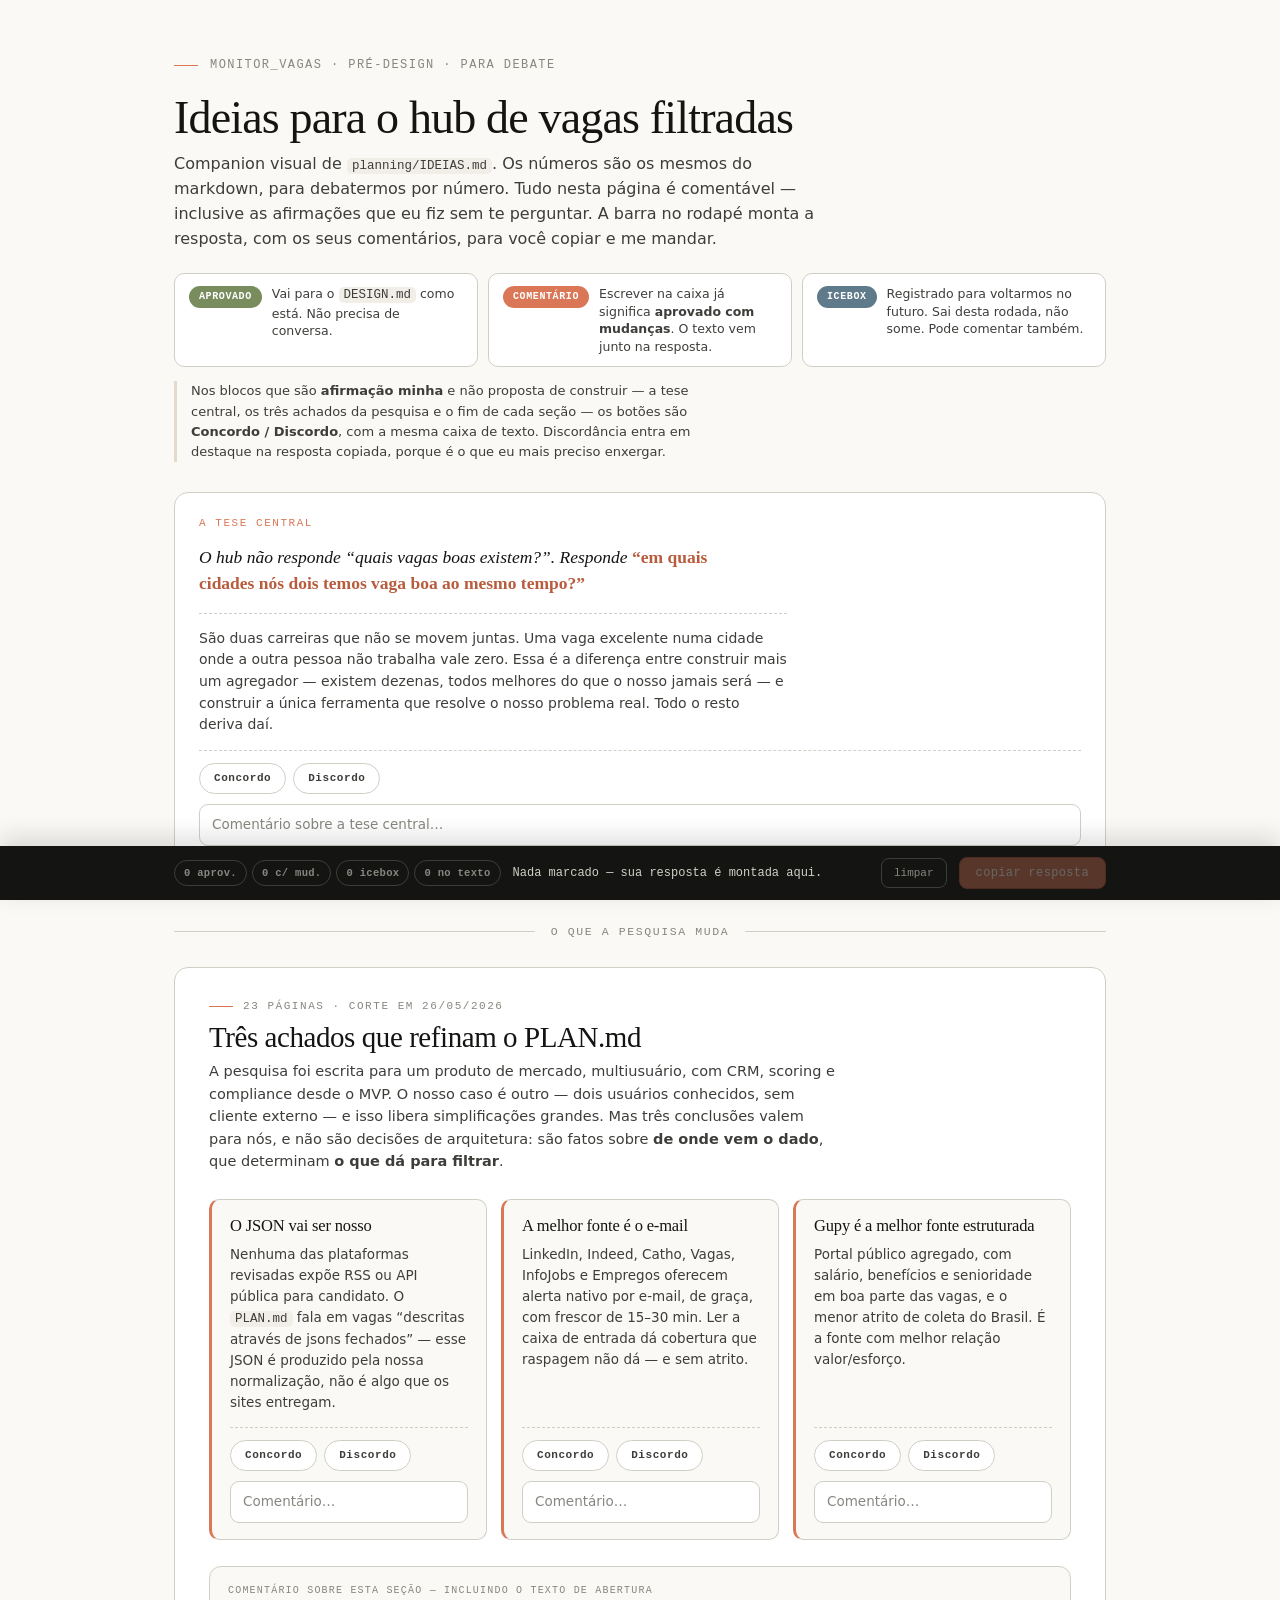
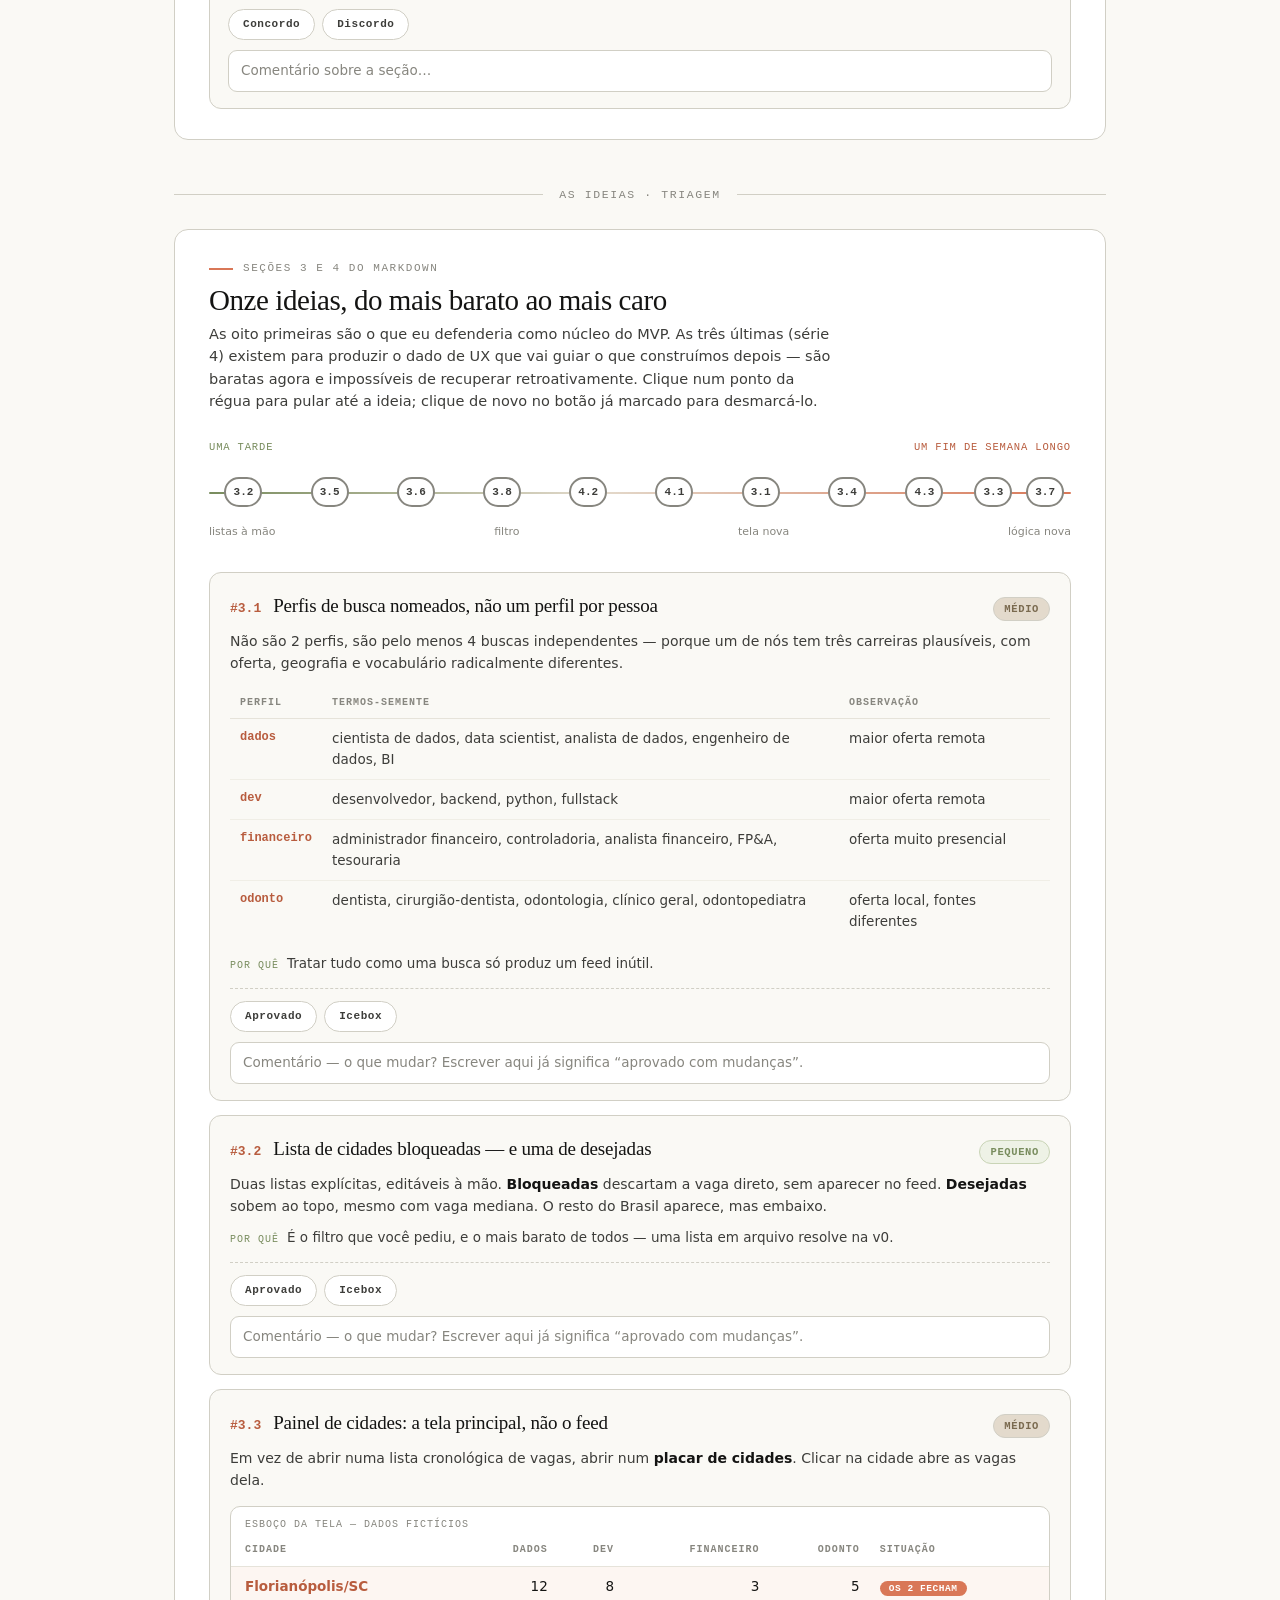
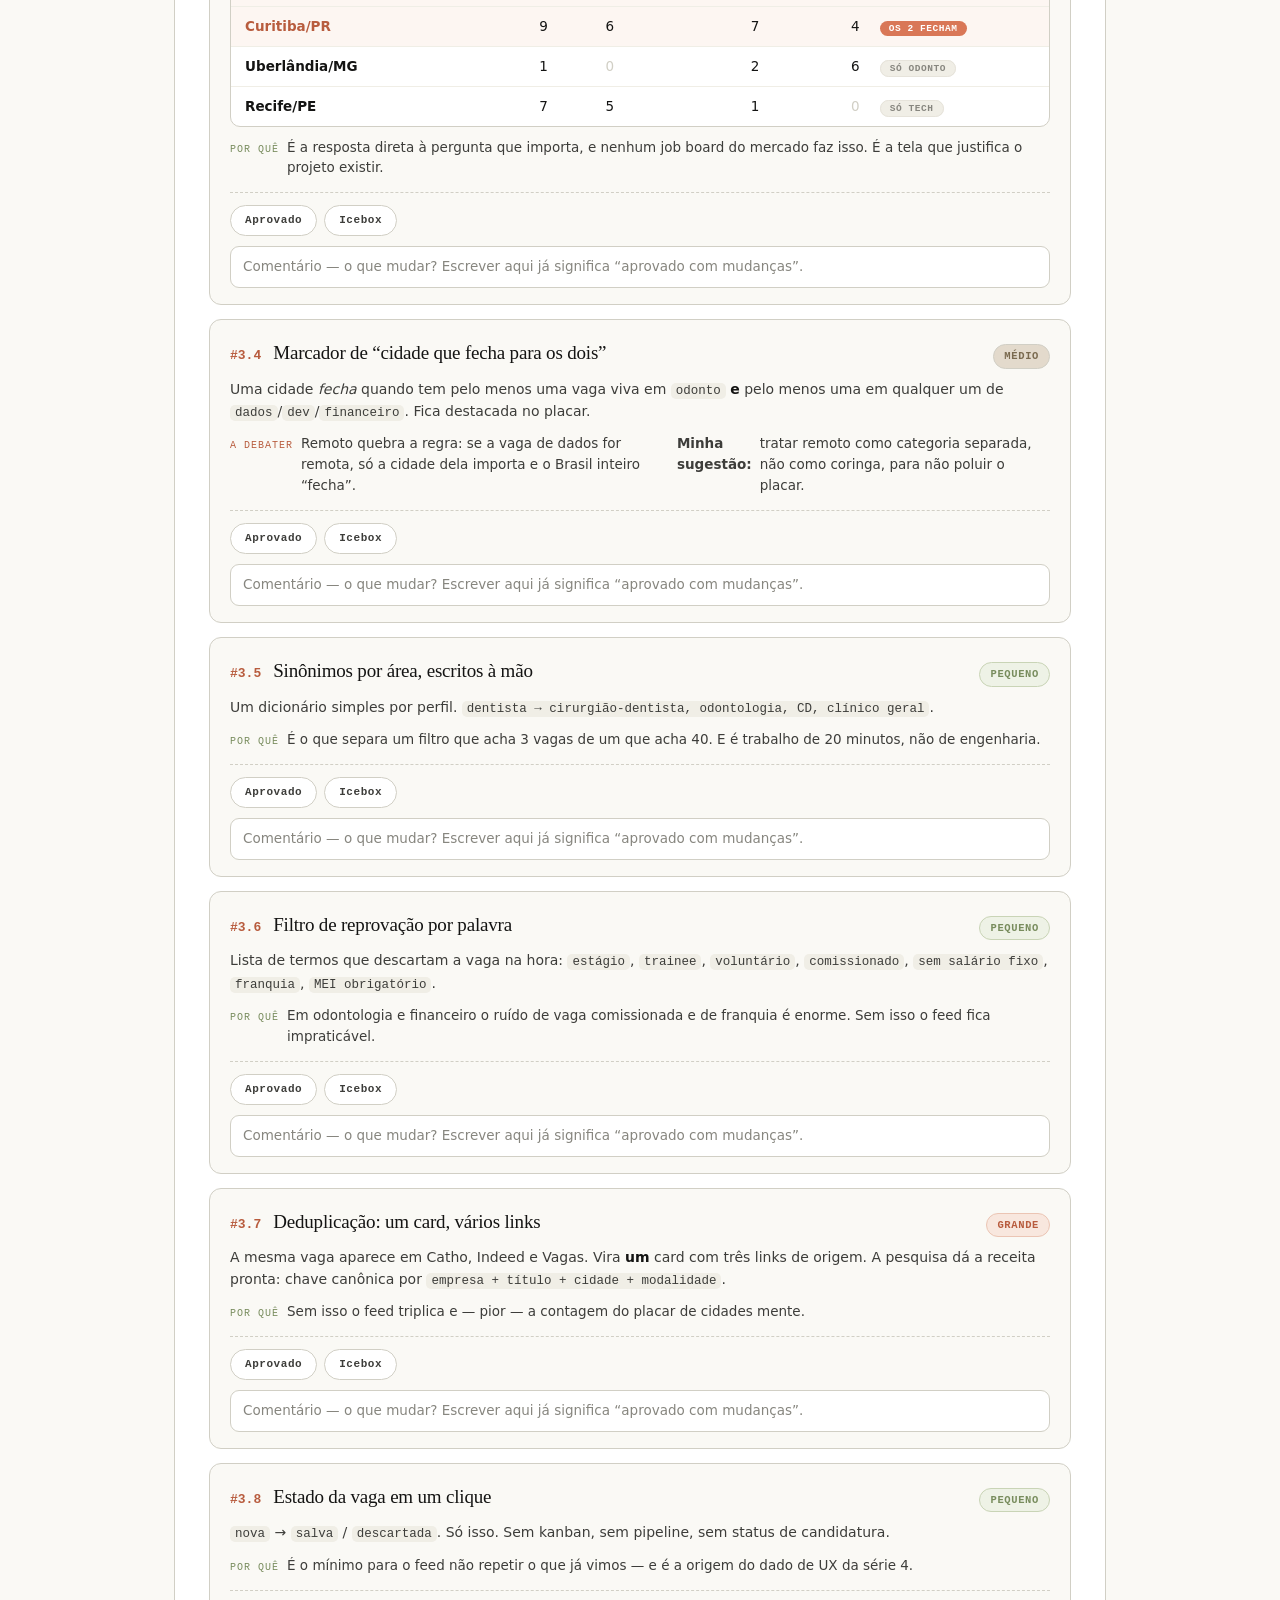
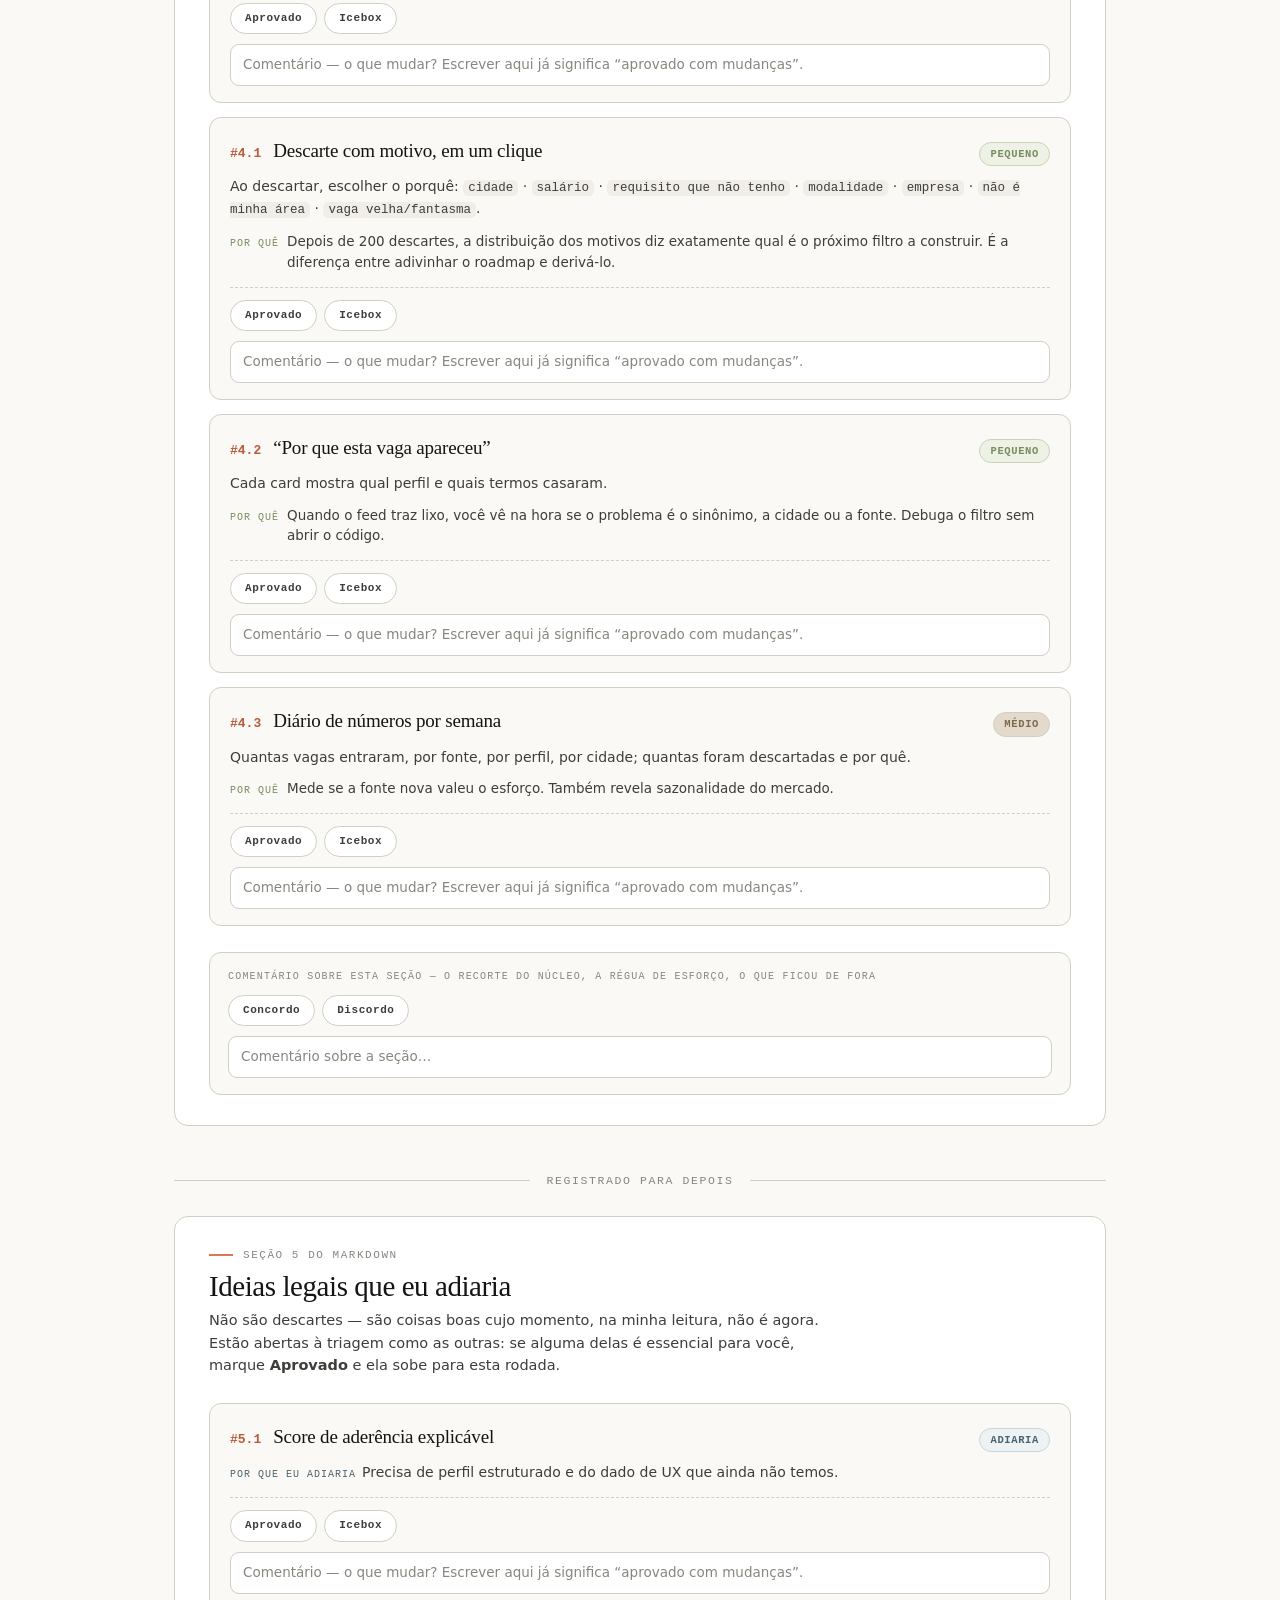
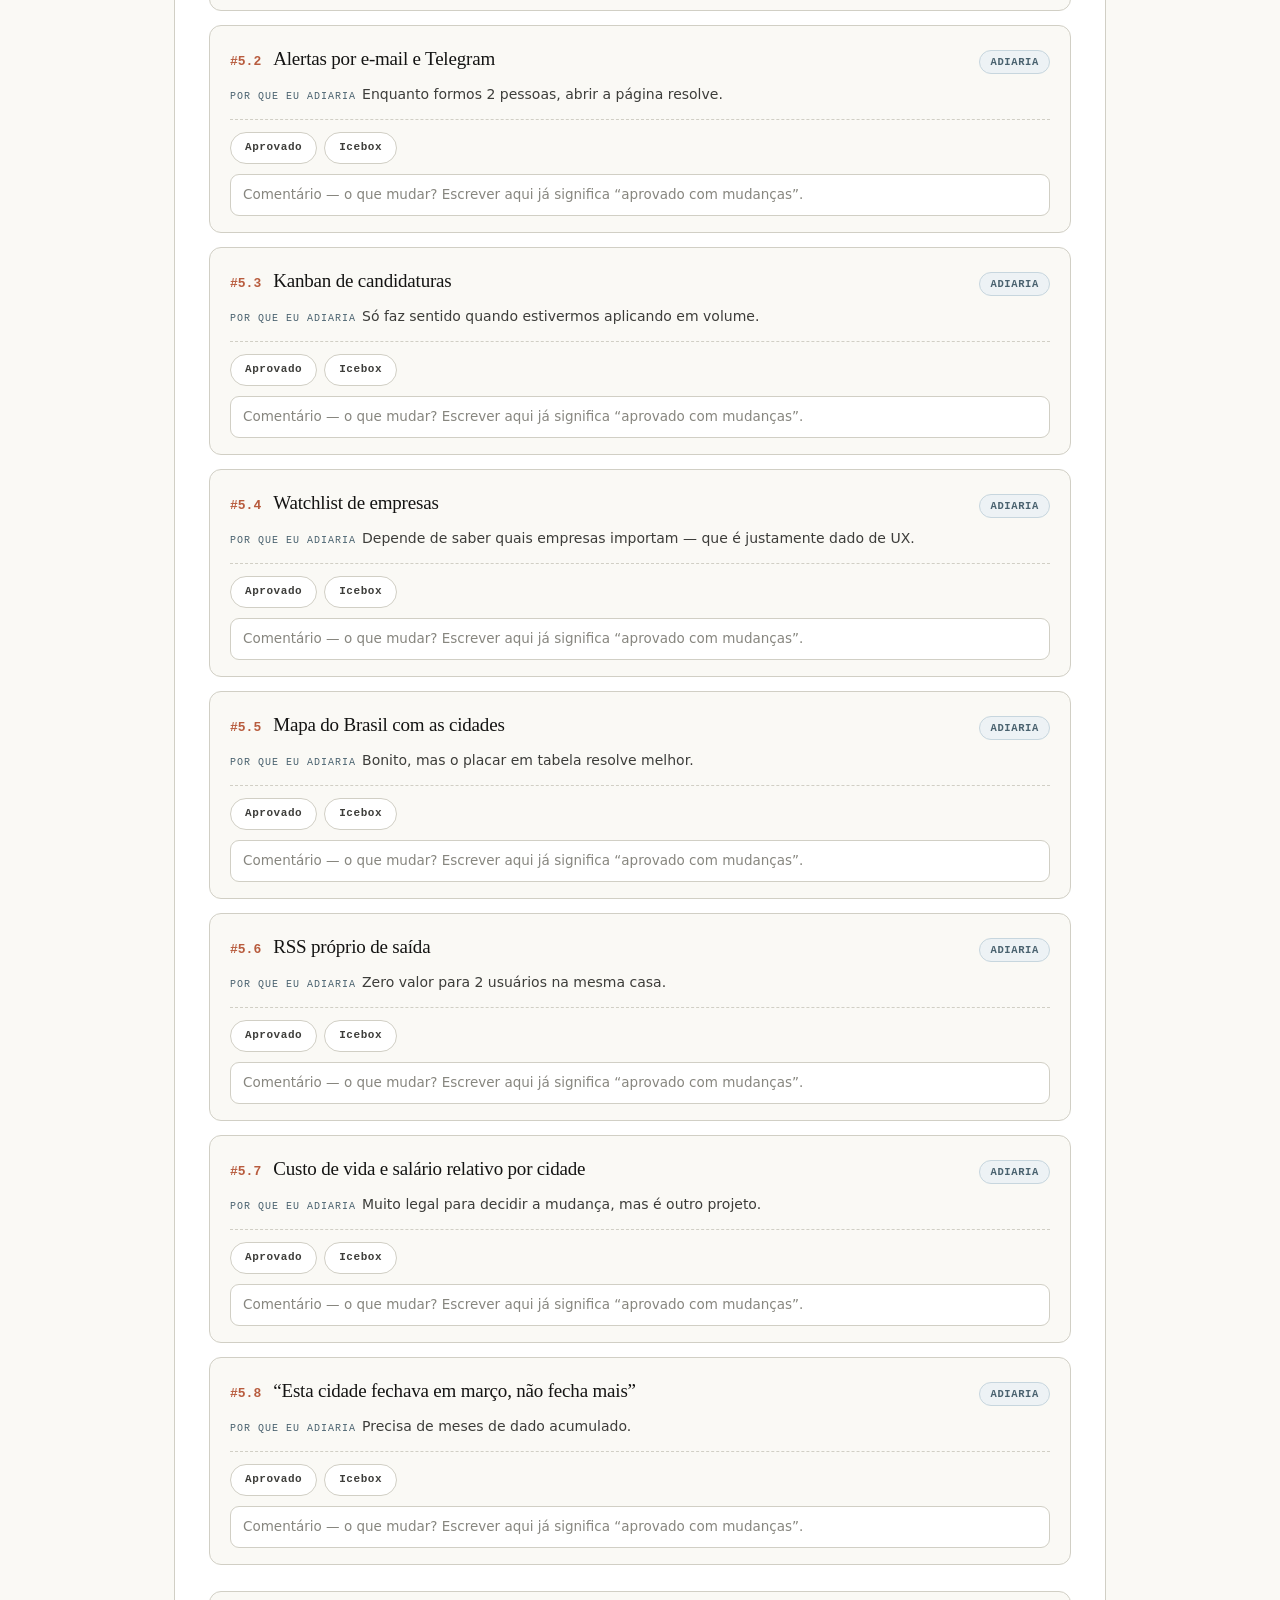
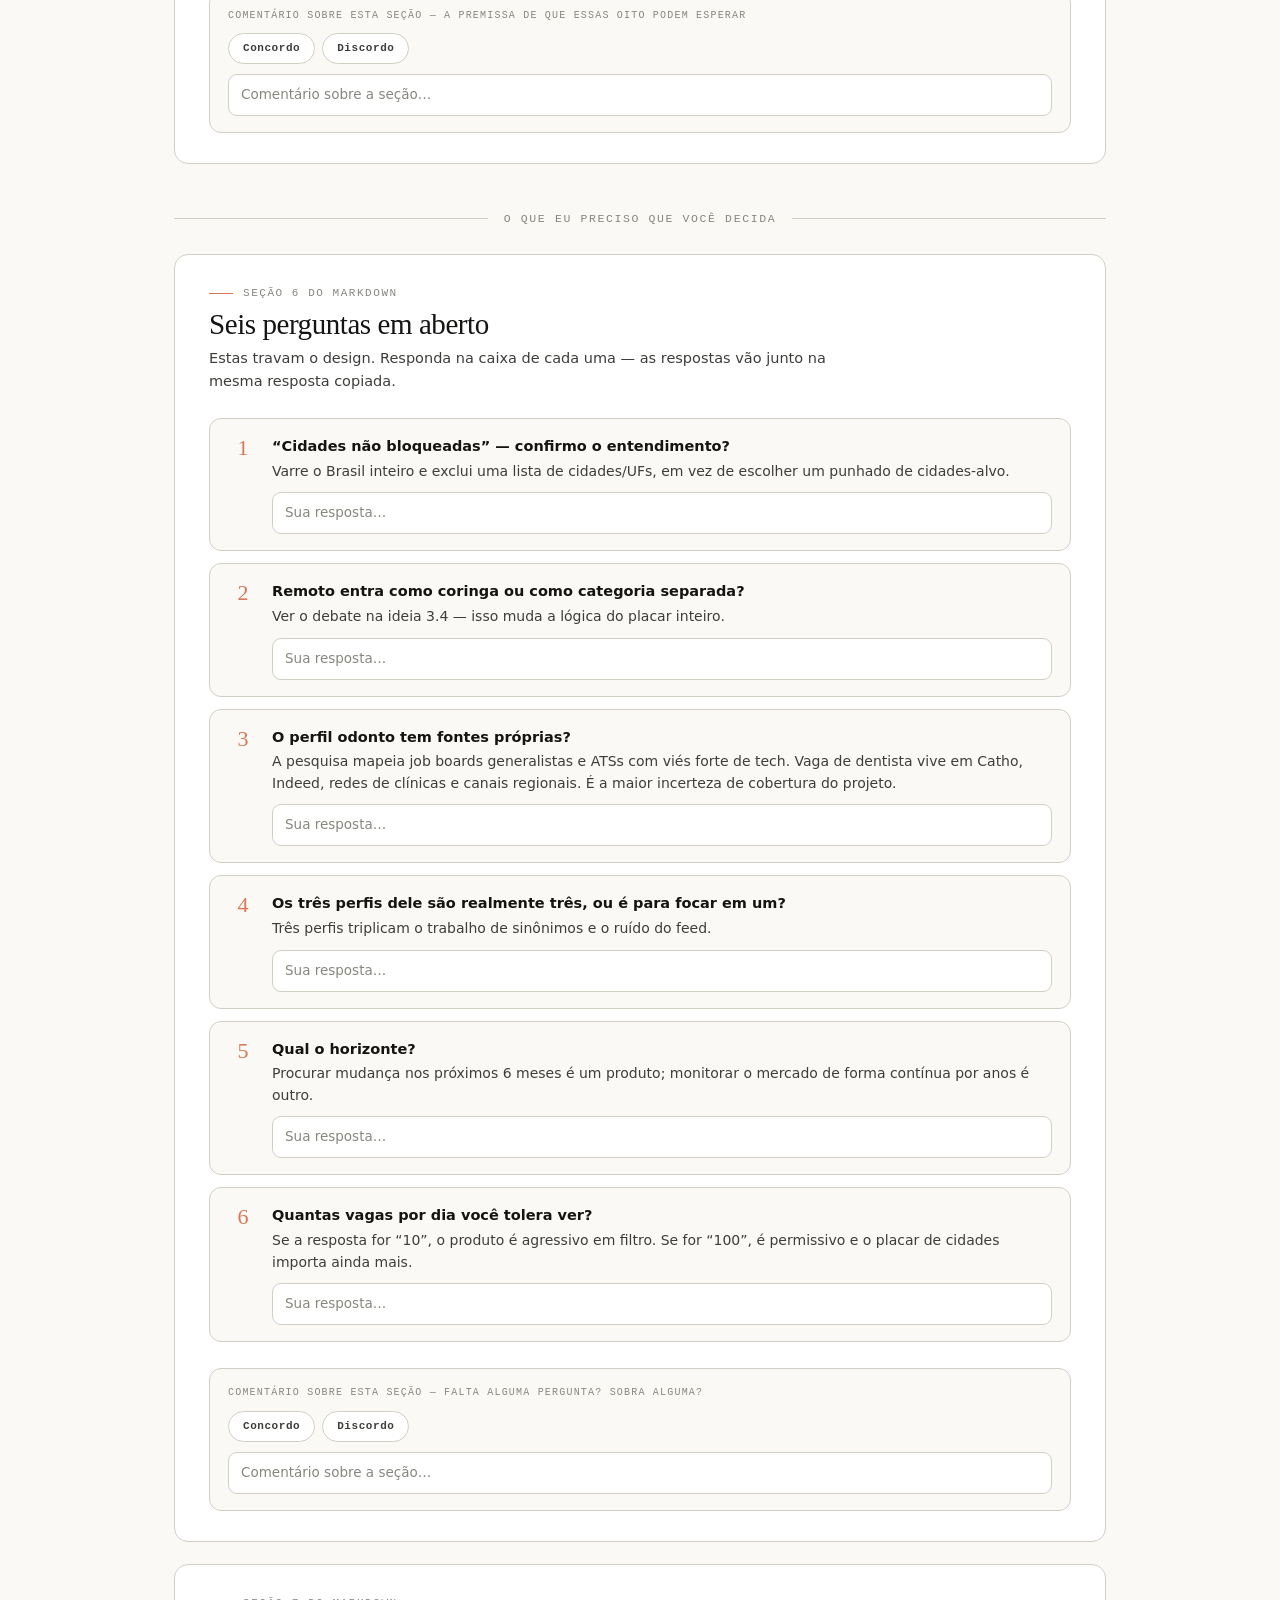
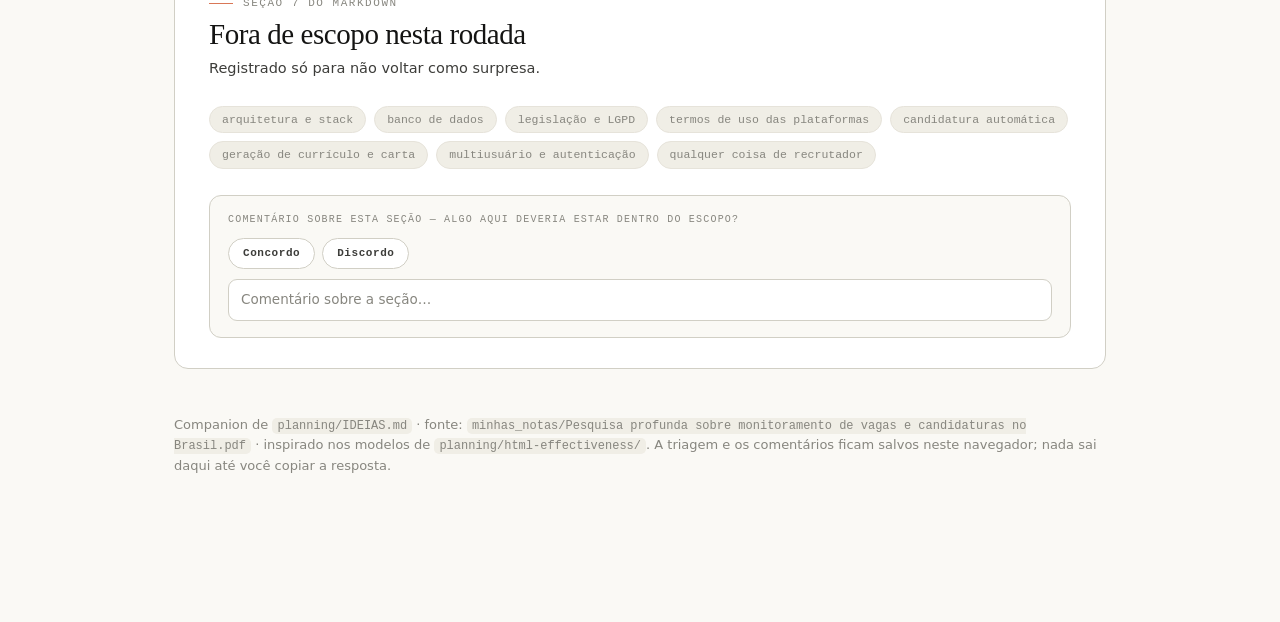
<file: planning/html-everything/IDEIAS.html>
<!doctype html>
<html lang="pt-BR">
<head>
<meta charset="utf-8">
<meta name="viewport" content="width=device-width, initial-scale=1">
<title>Ideias — hub de vagas filtradas no Brasil</title>
<style>
  :root {
    --ivory:  #FAF9F5;
    --paper:  #FFFFFF;
    --slate:  #141413;
    --clay:   #D97757;
    --clay-d: #B85C3E;
    --clay-bg:#FDF6F2;
    --oat:    #E3DACC;
    --olive:  #788C5D;
    --olive-d:#5E7047;
    --olive-bg:#F1F5EA;
    --ice:    #5F7A8A;
    --ice-d:  #4A626F;
    --ice-bg: #EDF2F5;
    --g100:   #F0EEE6;
    --g200:   #E6E3DA;
    --g300:   #D1CFC5;
    --g500:   #87867F;
    --g700:   #3D3D3A;
    --serif: ui-serif, Georgia, "Times New Roman", Times, serif;
    --sans: system-ui, -apple-system, "Segoe UI", Roboto, Helvetica, Arial, sans-serif;
    --mono: ui-monospace, "SF Mono", Menlo, Monaco, Consolas, monospace;
  }
  * { box-sizing: border-box; }
  html { scroll-behavior: smooth; }
  body {
    margin: 0;
    background: var(--ivory);
    color: var(--slate);
    font-family: var(--sans);
    line-height: 1.55;
    -webkit-font-smoothing: antialiased;
  }
  .wrap { max-width: 980px; margin: 0 auto; padding: 0 24px 170px; }

  /* ── cabecalho ──────────────────────── */
  header.page-head { padding: 56px 0 8px; position: relative; }
  .eyebrow {
    font-family: var(--mono);
    font-size: 12px;
    letter-spacing: 0.12em;
    text-transform: uppercase;
    color: var(--g500);
    margin-bottom: 18px;
    display: flex; align-items: center; gap: 12px;
  }
  .eyebrow::before {
    content: ""; width: 24px; height: 1.5px;
    background: var(--clay); flex: none;
  }
  h1 {
    font-family: var(--serif);
    font-weight: 500;
    font-size: clamp(32px, 4.6vw, 46px);
    line-height: 1.08;
    letter-spacing: -0.018em;
    margin: 0 0 10px;
  }
  .lede { font-size: 16px; color: var(--g700); max-width: 660px; margin: 0 0 22px; }

  /* ── legenda dos estados ────────────── */
  .legend { display: flex; flex-wrap: wrap; gap: 10px; margin: 0 0 14px; }
  .lg {
    display: flex; align-items: flex-start; gap: 10px;
    border: 1.5px solid var(--g300); border-radius: 10px;
    background: var(--paper); padding: 11px 14px;
    flex: 1 1 230px; min-width: 0;
  }
  .lg-key {
    font-family: var(--mono); font-size: 10px; font-weight: 700;
    letter-spacing: 0.06em; text-transform: uppercase;
    border-radius: 999px; padding: 3px 10px; flex: none; color: #fff;
    margin-top: 1px; white-space: nowrap;
  }
  .lg-key.ap { background: var(--olive); }
  .lg-key.ic { background: var(--ice); }
  .lg-key.ch { background: var(--clay); }
  .lg-txt { font-size: 12.5px; color: var(--g700); line-height: 1.4; }
  .legend-nota {
    font-size: 13px; color: var(--g700); margin: 0 0 30px;
    padding-left: 14px; border-left: 3px solid var(--oat); max-width: 66ch;
  }

  /* ── cartao da tese central ─────────── */
  .thesis {
    background: var(--paper);
    border: 1.5px solid var(--g300);
    border-radius: 14px;
    padding: 22px 24px 22px;
    transition: border-color 140ms, background 140ms;
  }
  .thesis.st-concordo { border-color: var(--olive); background: var(--olive-bg); }
  .thesis.st-discordo { border-color: var(--clay);  background: var(--clay-bg); }
  .thesis.st-nota     { border-color: var(--clay);  background: var(--clay-bg); }
  .thesis-label {
    font-family: var(--mono);
    font-size: 11px;
    letter-spacing: 0.14em;
    text-transform: uppercase;
    color: var(--clay);
    margin-bottom: 12px;
  }
  .thesis blockquote {
    margin: 0;
    font-family: var(--serif);
    font-style: italic;
    font-size: 17.5px;
    line-height: 1.5;
    color: var(--slate);
    max-width: 62ch;
  }
  .thesis blockquote b { font-style: normal; font-weight: 600; color: var(--clay-d); }
  .thesis p.after {
    font-size: 14px; color: var(--g700);
    margin: 16px 0 0; max-width: 66ch;
    padding-top: 14px; border-top: 1px dashed var(--g300);
  }

  /* ── divisor ────────────────────────── */
  .divider {
    display: flex; align-items: center; gap: 16px;
    margin: 46px 0 26px;
    font-family: var(--mono);
    font-size: 11.5px;
    letter-spacing: 0.14em;
    text-transform: uppercase;
    color: var(--g500);
    white-space: nowrap;
  }
  .divider::before, .divider::after {
    content: ""; flex: 1; height: 1px; background: var(--g300);
  }

  /* ── moldura de secao ───────────────── */
  .artifact {
    background: var(--paper);
    border: 1.5px solid var(--g300);
    border-radius: 14px;
    padding: 30px clamp(16px, 3.5vw, 34px) 30px;
    margin-bottom: 22px;
  }
  .artifact h2 {
    font-family: var(--serif);
    font-weight: 500;
    font-size: clamp(23px, 3vw, 29px);
    letter-spacing: -0.015em;
    line-height: 1.15;
    margin: 6px 0 6px;
  }
  .art-eyebrow {
    font-family: var(--mono);
    font-size: 11px;
    letter-spacing: 0.14em;
    text-transform: uppercase;
    color: var(--g500);
    display: flex; align-items: center; gap: 10px;
  }
  .art-eyebrow::before {
    content: ""; width: 24px; height: 1.5px;
    background: var(--clay); flex: none;
  }
  .art-sub { font-size: 14.5px; color: var(--g700); max-width: 68ch; margin: 0 0 26px; }
  code {
    font-family: var(--mono); font-size: 12.5px;
    background: var(--g100); border-radius: 5px; padding: 1px 5px;
  }

  /* ── nota de rodape de secao ────────── */
  .secao-nota {
    margin-top: 26px; padding: 16px 18px;
    border: 1.5px solid var(--g300); border-radius: 12px;
    background: var(--ivory);
    transition: border-color 140ms, background 140ms;
  }
  .secao-nota.st-concordo { border-color: var(--olive); background: var(--olive-bg); }
  .secao-nota.st-discordo { border-color: var(--clay);  background: var(--clay-bg); }
  .secao-nota.st-nota     { border-color: var(--clay);  background: var(--clay-bg); }
  .secao-nota .rot {
    font-family: var(--mono); font-size: 10px; letter-spacing: 0.12em;
    text-transform: uppercase; color: var(--g500); margin-bottom: 10px;
  }

  /* ── achados da pesquisa ────────────── */
  .findings { display: grid; grid-template-columns: repeat(3, 1fr); gap: 14px; }
  @media (max-width: 860px) { .findings { grid-template-columns: 1fr; } }
  .fnd {
    border: 1.5px solid var(--g300);
    border-left: 3px solid var(--clay);
    border-radius: 10px;
    background: var(--ivory);
    padding: 16px 18px;
    display: flex; flex-direction: column;
    transition: border-color 140ms, background 140ms;
  }
  .fnd.st-concordo { border-color: var(--olive); border-left-color: var(--olive); background: var(--olive-bg); }
  .fnd.st-discordo { border-color: var(--clay);  background: var(--clay-bg); }
  .fnd.st-nota     { border-color: var(--clay);  background: var(--clay-bg); }
  .fnd h4 {
    font-family: var(--serif); font-weight: 500; font-size: 16.5px;
    margin: 0 0 8px; letter-spacing: -0.01em; line-height: 1.25;
  }
  .fnd p { font-size: 13.5px; color: var(--g700); margin: 0 0 auto; }
  .fnd .iv-foot { margin-top: 14px; }

  /* ── barra de esforco ───────────────── */
  .spectrum { margin: 8px 0 32px; }
  .spec-labels {
    display: flex; justify-content: space-between;
    font-family: var(--mono); font-size: 10.5px;
    letter-spacing: 0.08em; text-transform: uppercase;
    color: var(--g500); margin-bottom: 10px;
  }
  .spec-labels .lo { color: var(--olive); }
  .spec-labels .hi { color: var(--clay-d); }
  .spec-track { position: relative; height: 56px; }
  .spec-line {
    position: absolute; left: 0; right: 0; top: 27px; height: 2px;
    background: linear-gradient(90deg, var(--olive), var(--oat) 45%, var(--clay));
    border-radius: 1px;
  }
  .spec-dot {
    position: absolute; top: 27px;
    transform: translate(-50%, -50%);
    width: 38px; height: 30px; border-radius: 15px;
    background: var(--paper); border: 2px solid var(--g500);
    color: var(--g700); font-family: var(--mono);
    font-size: 11px; font-weight: 600;
    display: flex; align-items: center; justify-content: center;
    cursor: pointer; padding: 0;
    transition: border-color 120ms, background 120ms, color 120ms, transform 120ms;
  }
  .spec-dot:hover { border-color: var(--slate); transform: translate(-50%, -50%) scale(1.12); }
  .spec-dot.on-aprovado { background: var(--olive); border-color: var(--olive-d); color: #fff; }
  .spec-dot.on-icebox   { background: var(--ice);   border-color: var(--ice-d);   color: #fff; }
  .spec-dot.on-mudancas { background: var(--clay);  border-color: var(--clay-d);  color: #fff; }
  .spec-ticks {
    display: flex; justify-content: space-between;
    font-size: 11px; color: var(--g500); margin-top: 2px;
  }
  @media (max-width: 620px) {
    .spec-dot { width: 32px; height: 24px; font-size: 9.5px; }
    .spec-labels { font-size: 9px; }
    .spec-ticks { font-size: 9.5px; }
  }

  /* ── cartoes de ideia ───────────────── */
  .cards { display: flex; flex-direction: column; gap: 14px; }
  .iv {
    border: 1.5px solid var(--g300);
    border-radius: 12px;
    background: var(--ivory);
    padding: 18px 20px 16px;
    scroll-margin-top: 20px;
    transition: border-color 140ms, background 140ms;
  }
  .iv.st-aprovado { border-color: var(--olive); background: var(--olive-bg); }
  .iv.st-icebox   { border-color: var(--ice);   background: var(--ice-bg); }
  .iv.st-mudancas { border-color: var(--clay);  background: var(--clay-bg); }
  .iv-top { display: flex; align-items: baseline; gap: 12px; flex-wrap: wrap; }
  .iv-num {
    font-family: var(--mono); font-size: 13px; font-weight: 700;
    color: var(--clay-d); flex: none;
  }
  .iv h3 {
    font-family: var(--serif); font-weight: 500; font-size: 19px;
    letter-spacing: -0.01em; margin: 0; flex: 1 1 auto; min-width: 200px;
  }
  .chips { display: flex; gap: 8px; align-items: center; flex: none; }
  .effort {
    font-family: var(--mono); font-size: 10.5px; font-weight: 700;
    letter-spacing: 0.06em; border-radius: 999px;
    padding: 3px 10px; border: 1.5px solid transparent;
  }
  .effort.p { background: #EEF2E6; color: var(--olive); border-color: #C9D4B6; }
  .effort.m { background: var(--oat); color: #7A6A4F; border-color: var(--g300); }
  .effort.g { background: #F8E7DE; color: var(--clay-d); border-color: #EBC5B4; }
  .effort.adiada { background: var(--ice-bg); color: var(--ice-d); border-color: #C7D6DE; }
  .iv-body { font-size: 14px; color: var(--g700); margin: 10px 0 0; }
  .iv-body strong { color: var(--slate); font-weight: 600; }
  .iv-body .rotulo {
    font-family: var(--mono); font-size: 10px; letter-spacing: 0.1em;
    text-transform: uppercase; color: var(--ice-d); margin-right: 6px;
  }
  .iv-why { display: flex; gap: 8px; align-items: baseline; margin-top: 10px; font-size: 13.5px; color: var(--g700); }
  .iv-why .tag {
    font-family: var(--mono); font-size: 10px; letter-spacing: 0.1em;
    text-transform: uppercase; color: var(--olive); flex: none;
  }
  .iv-why.debate .tag { color: var(--clay-d); }
  .iv-foot { margin-top: 14px; padding-top: 12px; border-top: 1px dashed var(--g300); }

  /* ── controle de triagem ────────────── */
  .triage { display: flex; gap: 7px; flex-wrap: wrap; align-items: center; }
  .tri { position: relative; display: inline-flex; }
  .tri input {
    position: absolute; opacity: 0;
    width: 1px; height: 1px; margin: -1px;
    overflow: hidden; clip: rect(0 0 0 0);
  }
  .tri span {
    display: inline-block;
    font-family: var(--mono);
    font-size: 11px; font-weight: 700; letter-spacing: 0.05em;
    padding: 6px 14px; border-radius: 999px;
    border: 1.5px solid var(--g300); background: var(--paper);
    color: var(--g700); cursor: pointer; user-select: none;
    transition: background 120ms, border-color 120ms, color 120ms;
  }
  .tri span:hover { border-color: var(--g500); }
  .tri input:focus-visible + span { outline: 2px solid var(--slate); outline-offset: 2px; }
  .tri.ap input:checked + span { background: var(--olive); border-color: var(--olive-d); color: #fff; }
  .tri.ic input:checked + span { background: var(--ice);   border-color: var(--ice-d);   color: #fff; }
  .tri.cc input:checked + span { background: var(--olive); border-color: var(--olive-d); color: #fff; }
  .tri.dd input:checked + span { background: var(--clay);  border-color: var(--clay-d);  color: #fff; }

  .estado {
    font-family: var(--mono); font-size: 10px; font-weight: 700;
    letter-spacing: 0.07em; text-transform: uppercase;
    color: var(--g500); margin-left: auto; padding-left: 10px; text-align: right;
  }
  .estado.s-aprovado, .estado.s-concordo { color: var(--olive-d); }
  .estado.s-icebox   { color: var(--ice-d); }
  .estado.s-mudancas, .estado.s-discordo, .estado.s-nota { color: var(--clay-d); }

  textarea.cmt {
    display: block; width: 100%; margin-top: 10px;
    font-family: var(--sans); font-size: 13.5px; line-height: 1.5;
    color: var(--slate); background: var(--paper);
    border: 1.5px solid var(--g300); border-radius: 9px;
    padding: 9px 12px; resize: none; overflow: hidden; min-height: 42px;
    transition: border-color 120ms, box-shadow 120ms;
  }
  textarea.cmt::placeholder { color: var(--g500); }
  textarea.cmt:focus {
    outline: none; border-color: var(--clay);
    box-shadow: 0 0 0 3px rgba(217, 119, 87, .16);
  }
  textarea.cmt.preenchida { border-color: var(--clay); }

  /* ── mockup do placar de cidades ────── */
  .mock {
    margin: 14px 0 2px;
    border: 1.5px solid var(--g300);
    border-radius: 10px;
    background: var(--paper);
    overflow-x: auto;
  }
  .mock-cap {
    font-family: var(--mono); font-size: 10px;
    letter-spacing: 0.1em; text-transform: uppercase;
    color: var(--g500); padding: 10px 14px 0;
  }
  table.placar { width: 100%; border-collapse: collapse; font-size: 13.5px; min-width: 520px; }
  table.placar th {
    font-family: var(--mono); font-size: 10px; font-weight: 600;
    letter-spacing: 0.1em; text-transform: uppercase;
    color: var(--g500); text-align: right;
    padding: 10px 10px 8px; border-bottom: 1px solid var(--g200);
  }
  table.placar th:first-child { text-align: left; padding-left: 14px; }
  table.placar th:last-child { text-align: left; padding-right: 14px; }
  table.placar td { padding: 9px 10px; border-bottom: 1px solid var(--g100); text-align: right; }
  table.placar td:first-child { text-align: left; padding-left: 14px; font-weight: 600; }
  table.placar td:last-child { text-align: left; padding-right: 14px; }
  table.placar tr:last-child td { border-bottom: none; }
  table.placar tr.fecha td:first-child { color: var(--clay-d); }
  table.placar tr.fecha { background: var(--clay-bg); }
  .num-zero { color: var(--g300); }
  .badge {
    font-family: var(--mono); font-size: 9.5px; font-weight: 700;
    letter-spacing: 0.06em; text-transform: uppercase;
    border-radius: 999px; padding: 2px 9px; white-space: nowrap;
  }
  .badge.on { background: var(--clay); color: #fff; }
  .badge.off { background: var(--g100); color: var(--g500); border: 1px solid var(--g200); }

  /* ── tabela de perfis ───────────────── */
  .perfis-wrap { overflow-x: auto; }
  table.perfis { width: 100%; border-collapse: collapse; font-size: 13.5px; margin: 12px 0 2px; min-width: 560px; }
  table.perfis th {
    font-family: var(--mono); font-size: 10px; font-weight: 600;
    letter-spacing: 0.1em; text-transform: uppercase; color: var(--g500);
    text-align: left; padding: 8px 10px; border-bottom: 1px solid var(--g200);
  }
  table.perfis td { padding: 9px 10px; border-bottom: 1px solid var(--g100); vertical-align: top; color: var(--g700); }
  table.perfis tr:last-child td { border-bottom: none; }
  table.perfis td:first-child {
    font-family: var(--mono); font-size: 12px; color: var(--clay-d);
    font-weight: 700; white-space: nowrap;
  }

  /* ── perguntas em aberto ────────────── */
  .qs { display: flex; flex-direction: column; gap: 12px; }
  .q {
    display: flex; gap: 14px; align-items: flex-start;
    border: 1.5px solid var(--g300); border-radius: 12px;
    background: var(--ivory); padding: 16px 18px;
  }
  .q-num {
    font-family: var(--serif); font-size: 22px; font-weight: 500;
    color: var(--clay); line-height: 1; flex: none;
    width: 30px; text-align: center; padding-top: 2px;
  }
  .q-txt { font-size: 14px; color: var(--g700); flex: 1 1 auto; min-width: 0; }
  .q-txt b { color: var(--slate); font-weight: 600; display: block; margin-bottom: 3px; font-size: 14.5px; }

  /* ── fora de escopo ─────────────────── */
  .oos { display: flex; flex-wrap: wrap; gap: 8px; margin-top: 4px; }
  .oos span {
    font-family: var(--mono); font-size: 11.5px; color: var(--g500);
    background: var(--g100); border: 1px solid var(--g200);
    border-radius: 999px; padding: 4px 12px;
  }

  /* ── barra fixa de resposta ─────────── */
  .replybar {
    position: fixed; left: 0; right: 0; bottom: 0;
    background: var(--slate); color: var(--ivory);
    z-index: 50; box-shadow: 0 -8px 24px rgba(20,20,19,.15);
  }
  .replybar-inner {
    max-width: 980px; margin: 0 auto; padding: 11px 24px;
    display: flex; align-items: center; gap: 12px;
  }
  .rb-counts { display: flex; gap: 5px; flex: none; }
  .rb-pill {
    font-family: var(--mono); font-size: 10.5px; font-weight: 700;
    letter-spacing: 0.03em; padding: 4px 9px; border-radius: 999px;
    white-space: nowrap; border: 1.5px solid transparent; color: #fff;
  }
  .rb-pill.ap { background: var(--olive); border-color: var(--olive-d); }
  .rb-pill.ch { background: var(--clay);  border-color: var(--clay-d); }
  .rb-pill.ic { background: var(--ice);   border-color: var(--ice-d); }
  .rb-pill.tx { background: var(--g700);  border-color: var(--g500); }
  .rb-pill.zero { background: transparent; color: var(--g500); border-color: var(--g700); }
  .rb-reply {
    flex: 1; font-family: var(--mono); font-size: 12px; color: var(--g300);
    overflow: hidden; text-overflow: ellipsis; white-space: nowrap; min-width: 0;
  }
  .rb-reply.live { color: var(--ivory); }
  button.rb-copy {
    flex: none; font-family: var(--mono); font-size: 12px; letter-spacing: 0.03em;
    background: var(--clay); color: #fff; border: 1.5px solid var(--clay-d);
    border-radius: 8px; padding: 8px 16px; cursor: pointer;
    transition: background 120ms, opacity 120ms;
  }
  button.rb-copy:hover:not(:disabled) { background: var(--clay-d); }
  button.rb-copy:disabled { opacity: .35; cursor: default; }
  button.rb-copy.copied { background: var(--olive); border-color: var(--olive); }
  button.rb-clear {
    flex: none; font-family: var(--mono); font-size: 11px;
    background: transparent; color: var(--g500);
    border: 1.5px solid var(--g700); border-radius: 8px;
    padding: 8px 12px; cursor: pointer;
    transition: color 120ms, border-color 120ms;
  }
  button.rb-clear:hover { color: var(--ivory); border-color: var(--g500); }
  @media (max-width: 860px) {
    .replybar-inner { flex-wrap: wrap; gap: 8px; padding: 10px 16px; }
    .rb-reply { order: 3; flex-basis: 100%; }
  }

  /* ── rodape ─────────────────────────── */
  footer { margin-top: 46px; font-size: 13px; color: var(--g500); }
  footer code { font-size: 12px; }
</style>
</head>
<body>
<div class="wrap">

  <header class="page-head">
    <div class="eyebrow">monitor_vagas &middot; pré-design &middot; para debate</div>
    <h1>Ideias para o hub de vagas filtradas</h1>
    <p class="lede">Companion visual de <code>planning/IDEIAS.md</code>. Os números são os mesmos do
    markdown, para debatermos por número. Tudo nesta página é comentável — inclusive as
    afirmações que eu fiz sem te perguntar. A barra no rodapé monta a resposta, com os seus
    comentários, para você copiar e me mandar.</p>

    <div class="legend">
      <div class="lg">
        <span class="lg-key ap">Aprovado</span>
        <span class="lg-txt">Vai para o <code>DESIGN.md</code> como está. Não precisa de conversa.</span>
      </div>
      <div class="lg">
        <span class="lg-key ch">Comentário</span>
        <span class="lg-txt">Escrever na caixa já significa <strong>aprovado com mudanças</strong>. O texto vem junto na resposta.</span>
      </div>
      <div class="lg">
        <span class="lg-key ic">Icebox</span>
        <span class="lg-txt">Registrado para voltarmos no futuro. Sai desta rodada, não some. Pode comentar também.</span>
      </div>
    </div>

    <p class="legend-nota">Nos blocos que são <strong>afirmação minha</strong> e não proposta de
    construir — a tese central, os três achados da pesquisa e o fim de cada seção — os botões são
    <strong>Concordo / Discordo</strong>, com a mesma caixa de texto. Discordância entra em
    destaque na resposta copiada, porque é o que eu mais preciso enxergar.</p>

    <div class="thesis" id="ivT">
      <div class="thesis-label">A tese central</div>
      <blockquote>O hub não responde <i>&ldquo;quais vagas boas existem?&rdquo;</i>.
      Responde <b>&ldquo;em quais cidades nós dois temos vaga boa ao mesmo tempo?&rdquo;</b></blockquote>
      <p class="after">São duas carreiras que não se movem juntas. Uma vaga excelente numa cidade
      onde a outra pessoa não trabalha vale zero. Essa é a diferença entre construir mais um
      agregador — existem dezenas, todos melhores do que o nosso jamais será — e construir a única
      ferramenta que resolve o nosso problema real. Todo o resto deriva daí.</p>
      <div class="iv-foot">
        <div class="triage" role="radiogroup" aria-label="Concordância com a tese central">
          <label class="tri cc"><input type="radio" name="tT" value="concordo" data-n="T"><span>Concordo</span></label>
          <label class="tri dd"><input type="radio" name="tT" value="discordo" data-n="T"><span>Discordo</span></label>
          <span class="estado" data-estado="T"></span>
        </div>
        <textarea class="cmt nota" data-n="T" data-rotulo="Tese central" rows="1" aria-label="Comentário sobre a tese central" placeholder="Comentário sobre a tese central…"></textarea>
      </div>
    </div>
  </header>

  <div class="divider">O que a pesquisa muda</div>

  <div class="artifact">
    <div class="art-eyebrow">23 páginas &middot; corte em 26/05/2026</div>
    <h2>Três achados que refinam o PLAN.md</h2>
    <p class="art-sub">A pesquisa foi escrita para um produto de mercado, multiusuário, com CRM,
    scoring e compliance desde o MVP. O nosso caso é outro — dois usuários conhecidos, sem cliente
    externo — e isso libera simplificações grandes. Mas três conclusões valem para nós, e não são
    decisões de arquitetura: são fatos sobre <strong>de onde vem o dado</strong>, que determinam
    <strong>o que dá para filtrar</strong>.</p>

    <div class="findings">
      <div class="fnd" id="ivA1">
        <h4>O JSON vai ser nosso</h4>
        <p>Nenhuma das plataformas revisadas expõe RSS ou API pública para candidato. O
        <code>PLAN.md</code> fala em vagas “descritas através de jsons fechados” — esse JSON é
        produzido pela nossa normalização, não é algo que os sites entregam.</p>
        <div class="iv-foot">
          <div class="triage" role="radiogroup" aria-label="Concordância com o achado 1">
            <label class="tri cc"><input type="radio" name="tA1" value="concordo" data-n="A1"><span>Concordo</span></label>
            <label class="tri dd"><input type="radio" name="tA1" value="discordo" data-n="A1"><span>Discordo</span></label>
            <span class="estado" data-estado="A1"></span>
          </div>
          <textarea class="cmt nota" data-n="A1" data-rotulo="Achado 1 (o JSON vai ser nosso)" rows="1" aria-label="Comentário sobre o achado 1" placeholder="Comentário…"></textarea>
        </div>
      </div>
      <div class="fnd" id="ivA2">
        <h4>A melhor fonte é o e-mail</h4>
        <p>LinkedIn, Indeed, Catho, Vagas, InfoJobs e Empregos oferecem alerta nativo por e-mail,
        de graça, com frescor de 15–30 min. Ler a caixa de entrada dá cobertura que raspagem
        não dá — e sem atrito.</p>
        <div class="iv-foot">
          <div class="triage" role="radiogroup" aria-label="Concordância com o achado 2">
            <label class="tri cc"><input type="radio" name="tA2" value="concordo" data-n="A2"><span>Concordo</span></label>
            <label class="tri dd"><input type="radio" name="tA2" value="discordo" data-n="A2"><span>Discordo</span></label>
            <span class="estado" data-estado="A2"></span>
          </div>
          <textarea class="cmt nota" data-n="A2" data-rotulo="Achado 2 (a melhor fonte é o e-mail)" rows="1" aria-label="Comentário sobre o achado 2" placeholder="Comentário…"></textarea>
        </div>
      </div>
      <div class="fnd" id="ivA3">
        <h4>Gupy é a melhor fonte estruturada</h4>
        <p>Portal público agregado, com salário, benefícios e senioridade em boa parte das vagas,
        e o menor atrito de coleta do Brasil. É a fonte com melhor relação valor/esforço.</p>
        <div class="iv-foot">
          <div class="triage" role="radiogroup" aria-label="Concordância com o achado 3">
            <label class="tri cc"><input type="radio" name="tA3" value="concordo" data-n="A3"><span>Concordo</span></label>
            <label class="tri dd"><input type="radio" name="tA3" value="discordo" data-n="A3"><span>Discordo</span></label>
            <span class="estado" data-estado="A3"></span>
          </div>
          <textarea class="cmt nota" data-n="A3" data-rotulo="Achado 3 (Gupy é a melhor fonte)" rows="1" aria-label="Comentário sobre o achado 3" placeholder="Comentário…"></textarea>
        </div>
      </div>
    </div>

    <div class="secao-nota" id="ivS1">
      <div class="rot">Comentário sobre esta seção — incluindo o texto de abertura</div>
      <div class="triage" role="radiogroup" aria-label="Concordância com a seção sobre a pesquisa">
        <label class="tri cc"><input type="radio" name="tS1" value="concordo" data-n="S1"><span>Concordo</span></label>
        <label class="tri dd"><input type="radio" name="tS1" value="discordo" data-n="S1"><span>Discordo</span></label>
        <span class="estado" data-estado="S1"></span>
      </div>
      <textarea class="cmt nota" data-n="S1" data-rotulo="Seção: o que a pesquisa muda" rows="1" aria-label="Comentário sobre a seção da pesquisa" placeholder="Comentário sobre a seção…"></textarea>
    </div>
  </div>

  <div class="divider">As ideias &middot; triagem</div>

  <div class="artifact">
    <div class="art-eyebrow">Seções 3 e 4 do markdown</div>
    <h2>Onze ideias, do mais barato ao mais caro</h2>
    <p class="art-sub">As oito primeiras são o que eu defenderia como núcleo do MVP. As três
    últimas (série 4) existem para produzir o dado de UX que vai guiar o que construímos depois —
    são baratas agora e impossíveis de recuperar retroativamente. Clique num ponto da régua para
    pular até a ideia; clique de novo no botão já marcado para desmarcá-lo.</p>

    <div class="spectrum">
      <div class="spec-labels">
        <span class="lo">Uma tarde</span>
        <span class="hi">Um fim de semana longo</span>
      </div>
      <div class="spec-track">
        <div class="spec-line"></div>
        <button class="spec-dot" style="left:4%" data-n="3.2" type="button" title="Cidades bloqueadas e desejadas">3.2</button>
        <button class="spec-dot" style="left:14%" data-n="3.5" type="button" title="Sinônimos por área">3.5</button>
        <button class="spec-dot" style="left:24%" data-n="3.6" type="button" title="Filtro de reprovação">3.6</button>
        <button class="spec-dot" style="left:34%" data-n="3.8" type="button" title="Estado da vaga">3.8</button>
        <button class="spec-dot" style="left:44%" data-n="4.2" type="button" title="Por que esta vaga apareceu">4.2</button>
        <button class="spec-dot" style="left:54%" data-n="4.1" type="button" title="Descarte com motivo">4.1</button>
        <button class="spec-dot" style="left:64%" data-n="3.1" type="button" title="Perfis de busca nomeados">3.1</button>
        <button class="spec-dot" style="left:74%" data-n="3.4" type="button" title="Cidade que fecha">3.4</button>
        <button class="spec-dot" style="left:83%" data-n="4.3" type="button" title="Diário de números">4.3</button>
        <button class="spec-dot" style="left:91%" data-n="3.3" type="button" title="Painel de cidades">3.3</button>
        <button class="spec-dot" style="left:97%" data-n="3.7" type="button" title="Deduplicação">3.7</button>
      </div>
      <div class="spec-ticks"><span>listas à mão</span><span>filtro</span><span>tela nova</span><span>lógica nova</span></div>
    </div>

    <div class="cards">

      <div class="iv" id="iv3.1">
        <div class="iv-top">
          <span class="iv-num">#3.1</span>
          <h3>Perfis de busca nomeados, não um perfil por pessoa</h3>
          <div class="chips"><span class="effort m">MÉDIO</span></div>
        </div>
        <p class="iv-body">Não são 2 perfis, são pelo menos 4 buscas independentes — porque um de
        nós tem três carreiras plausíveis, com oferta, geografia e vocabulário radicalmente
        diferentes.</p>
        <div class="perfis-wrap">
          <table class="perfis">
            <tr><th>Perfil</th><th>Termos-semente</th><th>Observação</th></tr>
            <tr><td>dados</td><td>cientista de dados, data scientist, analista de dados, engenheiro de dados, BI</td><td>maior oferta remota</td></tr>
            <tr><td>dev</td><td>desenvolvedor, backend, python, fullstack</td><td>maior oferta remota</td></tr>
            <tr><td>financeiro</td><td>administrador financeiro, controladoria, analista financeiro, FP&amp;A, tesouraria</td><td>oferta muito presencial</td></tr>
            <tr><td>odonto</td><td>dentista, cirurgião-dentista, odontologia, clínico geral, odontopediatra</td><td>oferta local, fontes diferentes</td></tr>
          </table>
        </div>
        <div class="iv-why"><span class="tag">Por quê</span>Tratar tudo como uma busca só produz um feed inútil.</div>
        <div class="iv-foot">
          <div class="triage" role="radiogroup" aria-label="Triagem da ideia 3.1">
            <label class="tri ap"><input type="radio" name="t3.1" value="aprovado" data-n="3.1"><span>Aprovado</span></label>
            <label class="tri ic"><input type="radio" name="t3.1" value="icebox" data-n="3.1"><span>Icebox</span></label>
            <span class="estado" data-estado="3.1"></span>
          </div>
          <textarea class="cmt" data-n="3.1" rows="1" aria-label="Comentário sobre a ideia 3.1" placeholder="Comentário — o que mudar? Escrever aqui já significa “aprovado com mudanças”."></textarea>
        </div>
      </div>

      <div class="iv" id="iv3.2">
        <div class="iv-top">
          <span class="iv-num">#3.2</span>
          <h3>Lista de cidades bloqueadas — e uma de desejadas</h3>
          <div class="chips"><span class="effort p">PEQUENO</span></div>
        </div>
        <p class="iv-body">Duas listas explícitas, editáveis à mão. <strong>Bloqueadas</strong>
        descartam a vaga direto, sem aparecer no feed. <strong>Desejadas</strong> sobem ao topo,
        mesmo com vaga mediana. O resto do Brasil aparece, mas embaixo.</p>
        <div class="iv-why"><span class="tag">Por quê</span>É o filtro que você pediu, e o mais barato de todos — uma lista em arquivo resolve na v0.</div>
        <div class="iv-foot">
          <div class="triage" role="radiogroup" aria-label="Triagem da ideia 3.2">
            <label class="tri ap"><input type="radio" name="t3.2" value="aprovado" data-n="3.2"><span>Aprovado</span></label>
            <label class="tri ic"><input type="radio" name="t3.2" value="icebox" data-n="3.2"><span>Icebox</span></label>
            <span class="estado" data-estado="3.2"></span>
          </div>
          <textarea class="cmt" data-n="3.2" rows="1" aria-label="Comentário sobre a ideia 3.2" placeholder="Comentário — o que mudar? Escrever aqui já significa “aprovado com mudanças”."></textarea>
        </div>
      </div>

      <div class="iv" id="iv3.3">
        <div class="iv-top">
          <span class="iv-num">#3.3</span>
          <h3>Painel de cidades: a tela principal, não o feed</h3>
          <div class="chips"><span class="effort m">MÉDIO</span></div>
        </div>
        <p class="iv-body">Em vez de abrir numa lista cronológica de vagas, abrir num
        <strong>placar de cidades</strong>. Clicar na cidade abre as vagas dela.</p>
        <div class="mock">
          <div class="mock-cap">Esboço da tela — dados fictícios</div>
          <table class="placar">
            <tr>
              <th>Cidade</th><th>dados</th><th>dev</th><th>financeiro</th><th>odonto</th><th>Situação</th>
            </tr>
            <tr class="fecha">
              <td>Florianópolis/SC</td><td>12</td><td>8</td><td>3</td><td>5</td>
              <td><span class="badge on">os 2 fecham</span></td>
            </tr>
            <tr class="fecha">
              <td>Curitiba/PR</td><td>9</td><td>6</td><td>7</td><td>4</td>
              <td><span class="badge on">os 2 fecham</span></td>
            </tr>
            <tr>
              <td>Uberlândia/MG</td><td>1</td><td class="num-zero">0</td><td>2</td><td>6</td>
              <td><span class="badge off">só odonto</span></td>
            </tr>
            <tr>
              <td>Recife/PE</td><td>7</td><td>5</td><td>1</td><td class="num-zero">0</td>
              <td><span class="badge off">só tech</span></td>
            </tr>
          </table>
        </div>
        <div class="iv-why"><span class="tag">Por quê</span>É a resposta direta à pergunta que importa, e nenhum job board do mercado faz isso. É a tela que justifica o projeto existir.</div>
        <div class="iv-foot">
          <div class="triage" role="radiogroup" aria-label="Triagem da ideia 3.3">
            <label class="tri ap"><input type="radio" name="t3.3" value="aprovado" data-n="3.3"><span>Aprovado</span></label>
            <label class="tri ic"><input type="radio" name="t3.3" value="icebox" data-n="3.3"><span>Icebox</span></label>
            <span class="estado" data-estado="3.3"></span>
          </div>
          <textarea class="cmt" data-n="3.3" rows="1" aria-label="Comentário sobre a ideia 3.3" placeholder="Comentário — o que mudar? Escrever aqui já significa “aprovado com mudanças”."></textarea>
        </div>
      </div>

      <div class="iv" id="iv3.4">
        <div class="iv-top">
          <span class="iv-num">#3.4</span>
          <h3>Marcador de “cidade que fecha para os dois”</h3>
          <div class="chips"><span class="effort m">MÉDIO</span></div>
        </div>
        <p class="iv-body">Uma cidade <em>fecha</em> quando tem pelo menos uma vaga viva em
        <code>odonto</code> <strong>e</strong> pelo menos uma em qualquer um de
        <code>dados</code>/<code>dev</code>/<code>financeiro</code>. Fica destacada no placar.</p>
        <div class="iv-why debate"><span class="tag">A debater</span>Remoto quebra a regra: se a vaga de dados for remota, só a cidade dela importa e o Brasil inteiro “fecha”. <strong>Minha sugestão:</strong> tratar remoto como categoria separada, não como coringa, para não poluir o placar.</div>
        <div class="iv-foot">
          <div class="triage" role="radiogroup" aria-label="Triagem da ideia 3.4">
            <label class="tri ap"><input type="radio" name="t3.4" value="aprovado" data-n="3.4"><span>Aprovado</span></label>
            <label class="tri ic"><input type="radio" name="t3.4" value="icebox" data-n="3.4"><span>Icebox</span></label>
            <span class="estado" data-estado="3.4"></span>
          </div>
          <textarea class="cmt" data-n="3.4" rows="1" aria-label="Comentário sobre a ideia 3.4" placeholder="Comentário — o que mudar? Escrever aqui já significa “aprovado com mudanças”."></textarea>
        </div>
      </div>

      <div class="iv" id="iv3.5">
        <div class="iv-top">
          <span class="iv-num">#3.5</span>
          <h3>Sinônimos por área, escritos à mão</h3>
          <div class="chips"><span class="effort p">PEQUENO</span></div>
        </div>
        <p class="iv-body">Um dicionário simples por perfil.
        <code>dentista → cirurgião-dentista, odontologia, CD, clínico geral</code>.</p>
        <div class="iv-why"><span class="tag">Por quê</span>É o que separa um filtro que acha 3 vagas de um que acha 40. E é trabalho de 20 minutos, não de engenharia.</div>
        <div class="iv-foot">
          <div class="triage" role="radiogroup" aria-label="Triagem da ideia 3.5">
            <label class="tri ap"><input type="radio" name="t3.5" value="aprovado" data-n="3.5"><span>Aprovado</span></label>
            <label class="tri ic"><input type="radio" name="t3.5" value="icebox" data-n="3.5"><span>Icebox</span></label>
            <span class="estado" data-estado="3.5"></span>
          </div>
          <textarea class="cmt" data-n="3.5" rows="1" aria-label="Comentário sobre a ideia 3.5" placeholder="Comentário — o que mudar? Escrever aqui já significa “aprovado com mudanças”."></textarea>
        </div>
      </div>

      <div class="iv" id="iv3.6">
        <div class="iv-top">
          <span class="iv-num">#3.6</span>
          <h3>Filtro de reprovação por palavra</h3>
          <div class="chips"><span class="effort p">PEQUENO</span></div>
        </div>
        <p class="iv-body">Lista de termos que descartam a vaga na hora: <code>estágio</code>,
        <code>trainee</code>, <code>voluntário</code>, <code>comissionado</code>,
        <code>sem salário fixo</code>, <code>franquia</code>, <code>MEI obrigatório</code>.</p>
        <div class="iv-why"><span class="tag">Por quê</span>Em odontologia e financeiro o ruído de vaga comissionada e de franquia é enorme. Sem isso o feed fica impraticável.</div>
        <div class="iv-foot">
          <div class="triage" role="radiogroup" aria-label="Triagem da ideia 3.6">
            <label class="tri ap"><input type="radio" name="t3.6" value="aprovado" data-n="3.6"><span>Aprovado</span></label>
            <label class="tri ic"><input type="radio" name="t3.6" value="icebox" data-n="3.6"><span>Icebox</span></label>
            <span class="estado" data-estado="3.6"></span>
          </div>
          <textarea class="cmt" data-n="3.6" rows="1" aria-label="Comentário sobre a ideia 3.6" placeholder="Comentário — o que mudar? Escrever aqui já significa “aprovado com mudanças”."></textarea>
        </div>
      </div>

      <div class="iv" id="iv3.7">
        <div class="iv-top">
          <span class="iv-num">#3.7</span>
          <h3>Deduplicação: um card, vários links</h3>
          <div class="chips"><span class="effort g">GRANDE</span></div>
        </div>
        <p class="iv-body">A mesma vaga aparece em Catho, Indeed e Vagas. Vira <strong>um</strong>
        card com três links de origem. A pesquisa dá a receita pronta: chave canônica por
        <code>empresa + título + cidade + modalidade</code>.</p>
        <div class="iv-why"><span class="tag">Por quê</span>Sem isso o feed triplica e — pior — a contagem do placar de cidades mente.</div>
        <div class="iv-foot">
          <div class="triage" role="radiogroup" aria-label="Triagem da ideia 3.7">
            <label class="tri ap"><input type="radio" name="t3.7" value="aprovado" data-n="3.7"><span>Aprovado</span></label>
            <label class="tri ic"><input type="radio" name="t3.7" value="icebox" data-n="3.7"><span>Icebox</span></label>
            <span class="estado" data-estado="3.7"></span>
          </div>
          <textarea class="cmt" data-n="3.7" rows="1" aria-label="Comentário sobre a ideia 3.7" placeholder="Comentário — o que mudar? Escrever aqui já significa “aprovado com mudanças”."></textarea>
        </div>
      </div>

      <div class="iv" id="iv3.8">
        <div class="iv-top">
          <span class="iv-num">#3.8</span>
          <h3>Estado da vaga em um clique</h3>
          <div class="chips"><span class="effort p">PEQUENO</span></div>
        </div>
        <p class="iv-body"><code>nova</code> → <code>salva</code> / <code>descartada</code>.
        Só isso. Sem kanban, sem pipeline, sem status de candidatura.</p>
        <div class="iv-why"><span class="tag">Por quê</span>É o mínimo para o feed não repetir o que já vimos — e é a origem do dado de UX da série 4.</div>
        <div class="iv-foot">
          <div class="triage" role="radiogroup" aria-label="Triagem da ideia 3.8">
            <label class="tri ap"><input type="radio" name="t3.8" value="aprovado" data-n="3.8"><span>Aprovado</span></label>
            <label class="tri ic"><input type="radio" name="t3.8" value="icebox" data-n="3.8"><span>Icebox</span></label>
            <span class="estado" data-estado="3.8"></span>
          </div>
          <textarea class="cmt" data-n="3.8" rows="1" aria-label="Comentário sobre a ideia 3.8" placeholder="Comentário — o que mudar? Escrever aqui já significa “aprovado com mudanças”."></textarea>
        </div>
      </div>

      <div class="iv" id="iv4.1">
        <div class="iv-top">
          <span class="iv-num">#4.1</span>
          <h3>Descarte com motivo, em um clique</h3>
          <div class="chips"><span class="effort p">PEQUENO</span></div>
        </div>
        <p class="iv-body">Ao descartar, escolher o porquê: <code>cidade</code> ·
        <code>salário</code> · <code>requisito que não tenho</code> · <code>modalidade</code> ·
        <code>empresa</code> · <code>não é minha área</code> · <code>vaga velha/fantasma</code>.</p>
        <div class="iv-why"><span class="tag">Por quê</span>Depois de 200 descartes, a distribuição dos motivos diz exatamente qual é o próximo filtro a construir. É a diferença entre adivinhar o roadmap e derivá-lo.</div>
        <div class="iv-foot">
          <div class="triage" role="radiogroup" aria-label="Triagem da ideia 4.1">
            <label class="tri ap"><input type="radio" name="t4.1" value="aprovado" data-n="4.1"><span>Aprovado</span></label>
            <label class="tri ic"><input type="radio" name="t4.1" value="icebox" data-n="4.1"><span>Icebox</span></label>
            <span class="estado" data-estado="4.1"></span>
          </div>
          <textarea class="cmt" data-n="4.1" rows="1" aria-label="Comentário sobre a ideia 4.1" placeholder="Comentário — o que mudar? Escrever aqui já significa “aprovado com mudanças”."></textarea>
        </div>
      </div>

      <div class="iv" id="iv4.2">
        <div class="iv-top">
          <span class="iv-num">#4.2</span>
          <h3>“Por que esta vaga apareceu”</h3>
          <div class="chips"><span class="effort p">PEQUENO</span></div>
        </div>
        <p class="iv-body">Cada card mostra qual perfil e quais termos casaram.</p>
        <div class="iv-why"><span class="tag">Por quê</span>Quando o feed traz lixo, você vê na hora se o problema é o sinônimo, a cidade ou a fonte. Debuga o filtro sem abrir o código.</div>
        <div class="iv-foot">
          <div class="triage" role="radiogroup" aria-label="Triagem da ideia 4.2">
            <label class="tri ap"><input type="radio" name="t4.2" value="aprovado" data-n="4.2"><span>Aprovado</span></label>
            <label class="tri ic"><input type="radio" name="t4.2" value="icebox" data-n="4.2"><span>Icebox</span></label>
            <span class="estado" data-estado="4.2"></span>
          </div>
          <textarea class="cmt" data-n="4.2" rows="1" aria-label="Comentário sobre a ideia 4.2" placeholder="Comentário — o que mudar? Escrever aqui já significa “aprovado com mudanças”."></textarea>
        </div>
      </div>

      <div class="iv" id="iv4.3">
        <div class="iv-top">
          <span class="iv-num">#4.3</span>
          <h3>Diário de números por semana</h3>
          <div class="chips"><span class="effort m">MÉDIO</span></div>
        </div>
        <p class="iv-body">Quantas vagas entraram, por fonte, por perfil, por cidade; quantas foram
        descartadas e por quê.</p>
        <div class="iv-why"><span class="tag">Por quê</span>Mede se a fonte nova valeu o esforço. Também revela sazonalidade do mercado.</div>
        <div class="iv-foot">
          <div class="triage" role="radiogroup" aria-label="Triagem da ideia 4.3">
            <label class="tri ap"><input type="radio" name="t4.3" value="aprovado" data-n="4.3"><span>Aprovado</span></label>
            <label class="tri ic"><input type="radio" name="t4.3" value="icebox" data-n="4.3"><span>Icebox</span></label>
            <span class="estado" data-estado="4.3"></span>
          </div>
          <textarea class="cmt" data-n="4.3" rows="1" aria-label="Comentário sobre a ideia 4.3" placeholder="Comentário — o que mudar? Escrever aqui já significa “aprovado com mudanças”."></textarea>
        </div>
      </div>

    </div>

    <div class="secao-nota" id="ivS2">
      <div class="rot">Comentário sobre esta seção — o recorte do núcleo, a régua de esforço, o que ficou de fora</div>
      <div class="triage" role="radiogroup" aria-label="Concordância com a seção das ideias">
        <label class="tri cc"><input type="radio" name="tS2" value="concordo" data-n="S2"><span>Concordo</span></label>
        <label class="tri dd"><input type="radio" name="tS2" value="discordo" data-n="S2"><span>Discordo</span></label>
        <span class="estado" data-estado="S2"></span>
      </div>
      <textarea class="cmt nota" data-n="S2" data-rotulo="Seção: as onze ideias" rows="1" aria-label="Comentário sobre a seção das ideias" placeholder="Comentário sobre a seção…"></textarea>
    </div>
  </div>

  <div class="divider">Registrado para depois</div>

  <div class="artifact">
    <div class="art-eyebrow">Seção 5 do markdown</div>
    <h2>Ideias legais que eu adiaria</h2>
    <p class="art-sub">Não são descartes — são coisas boas cujo momento, na minha leitura, não é
    agora. Estão abertas à triagem como as outras: se alguma delas é essencial para você, marque
    <strong>Aprovado</strong> e ela sobe para esta rodada.</p>

    <div class="cards">

      <div class="iv" id="iv5.1">
        <div class="iv-top">
          <span class="iv-num">#5.1</span>
          <h3>Score de aderência explicável</h3>
          <div class="chips"><span class="effort adiada">ADIARIA</span></div>
        </div>
        <p class="iv-body"><span class="rotulo">Por que eu adiaria</span>Precisa de perfil
        estruturado e do dado de UX que ainda não temos.</p>
        <div class="iv-foot">
          <div class="triage" role="radiogroup" aria-label="Triagem da ideia 5.1">
            <label class="tri ap"><input type="radio" name="t5.1" value="aprovado" data-n="5.1"><span>Aprovado</span></label>
            <label class="tri ic"><input type="radio" name="t5.1" value="icebox" data-n="5.1"><span>Icebox</span></label>
            <span class="estado" data-estado="5.1"></span>
          </div>
          <textarea class="cmt" data-n="5.1" rows="1" aria-label="Comentário sobre a ideia 5.1" placeholder="Comentário — o que mudar? Escrever aqui já significa “aprovado com mudanças”."></textarea>
        </div>
      </div>

      <div class="iv" id="iv5.2">
        <div class="iv-top">
          <span class="iv-num">#5.2</span>
          <h3>Alertas por e-mail e Telegram</h3>
          <div class="chips"><span class="effort adiada">ADIARIA</span></div>
        </div>
        <p class="iv-body"><span class="rotulo">Por que eu adiaria</span>Enquanto formos 2 pessoas,
        abrir a página resolve.</p>
        <div class="iv-foot">
          <div class="triage" role="radiogroup" aria-label="Triagem da ideia 5.2">
            <label class="tri ap"><input type="radio" name="t5.2" value="aprovado" data-n="5.2"><span>Aprovado</span></label>
            <label class="tri ic"><input type="radio" name="t5.2" value="icebox" data-n="5.2"><span>Icebox</span></label>
            <span class="estado" data-estado="5.2"></span>
          </div>
          <textarea class="cmt" data-n="5.2" rows="1" aria-label="Comentário sobre a ideia 5.2" placeholder="Comentário — o que mudar? Escrever aqui já significa “aprovado com mudanças”."></textarea>
        </div>
      </div>

      <div class="iv" id="iv5.3">
        <div class="iv-top">
          <span class="iv-num">#5.3</span>
          <h3>Kanban de candidaturas</h3>
          <div class="chips"><span class="effort adiada">ADIARIA</span></div>
        </div>
        <p class="iv-body"><span class="rotulo">Por que eu adiaria</span>Só faz sentido quando
        estivermos aplicando em volume.</p>
        <div class="iv-foot">
          <div class="triage" role="radiogroup" aria-label="Triagem da ideia 5.3">
            <label class="tri ap"><input type="radio" name="t5.3" value="aprovado" data-n="5.3"><span>Aprovado</span></label>
            <label class="tri ic"><input type="radio" name="t5.3" value="icebox" data-n="5.3"><span>Icebox</span></label>
            <span class="estado" data-estado="5.3"></span>
          </div>
          <textarea class="cmt" data-n="5.3" rows="1" aria-label="Comentário sobre a ideia 5.3" placeholder="Comentário — o que mudar? Escrever aqui já significa “aprovado com mudanças”."></textarea>
        </div>
      </div>

      <div class="iv" id="iv5.4">
        <div class="iv-top">
          <span class="iv-num">#5.4</span>
          <h3>Watchlist de empresas</h3>
          <div class="chips"><span class="effort adiada">ADIARIA</span></div>
        </div>
        <p class="iv-body"><span class="rotulo">Por que eu adiaria</span>Depende de saber quais
        empresas importam — que é justamente dado de UX.</p>
        <div class="iv-foot">
          <div class="triage" role="radiogroup" aria-label="Triagem da ideia 5.4">
            <label class="tri ap"><input type="radio" name="t5.4" value="aprovado" data-n="5.4"><span>Aprovado</span></label>
            <label class="tri ic"><input type="radio" name="t5.4" value="icebox" data-n="5.4"><span>Icebox</span></label>
            <span class="estado" data-estado="5.4"></span>
          </div>
          <textarea class="cmt" data-n="5.4" rows="1" aria-label="Comentário sobre a ideia 5.4" placeholder="Comentário — o que mudar? Escrever aqui já significa “aprovado com mudanças”."></textarea>
        </div>
      </div>

      <div class="iv" id="iv5.5">
        <div class="iv-top">
          <span class="iv-num">#5.5</span>
          <h3>Mapa do Brasil com as cidades</h3>
          <div class="chips"><span class="effort adiada">ADIARIA</span></div>
        </div>
        <p class="iv-body"><span class="rotulo">Por que eu adiaria</span>Bonito, mas o placar em
        tabela resolve melhor.</p>
        <div class="iv-foot">
          <div class="triage" role="radiogroup" aria-label="Triagem da ideia 5.5">
            <label class="tri ap"><input type="radio" name="t5.5" value="aprovado" data-n="5.5"><span>Aprovado</span></label>
            <label class="tri ic"><input type="radio" name="t5.5" value="icebox" data-n="5.5"><span>Icebox</span></label>
            <span class="estado" data-estado="5.5"></span>
          </div>
          <textarea class="cmt" data-n="5.5" rows="1" aria-label="Comentário sobre a ideia 5.5" placeholder="Comentário — o que mudar? Escrever aqui já significa “aprovado com mudanças”."></textarea>
        </div>
      </div>

      <div class="iv" id="iv5.6">
        <div class="iv-top">
          <span class="iv-num">#5.6</span>
          <h3>RSS próprio de saída</h3>
          <div class="chips"><span class="effort adiada">ADIARIA</span></div>
        </div>
        <p class="iv-body"><span class="rotulo">Por que eu adiaria</span>Zero valor para 2 usuários
        na mesma casa.</p>
        <div class="iv-foot">
          <div class="triage" role="radiogroup" aria-label="Triagem da ideia 5.6">
            <label class="tri ap"><input type="radio" name="t5.6" value="aprovado" data-n="5.6"><span>Aprovado</span></label>
            <label class="tri ic"><input type="radio" name="t5.6" value="icebox" data-n="5.6"><span>Icebox</span></label>
            <span class="estado" data-estado="5.6"></span>
          </div>
          <textarea class="cmt" data-n="5.6" rows="1" aria-label="Comentário sobre a ideia 5.6" placeholder="Comentário — o que mudar? Escrever aqui já significa “aprovado com mudanças”."></textarea>
        </div>
      </div>

      <div class="iv" id="iv5.7">
        <div class="iv-top">
          <span class="iv-num">#5.7</span>
          <h3>Custo de vida e salário relativo por cidade</h3>
          <div class="chips"><span class="effort adiada">ADIARIA</span></div>
        </div>
        <p class="iv-body"><span class="rotulo">Por que eu adiaria</span>Muito legal para decidir a
        mudança, mas é outro projeto.</p>
        <div class="iv-foot">
          <div class="triage" role="radiogroup" aria-label="Triagem da ideia 5.7">
            <label class="tri ap"><input type="radio" name="t5.7" value="aprovado" data-n="5.7"><span>Aprovado</span></label>
            <label class="tri ic"><input type="radio" name="t5.7" value="icebox" data-n="5.7"><span>Icebox</span></label>
            <span class="estado" data-estado="5.7"></span>
          </div>
          <textarea class="cmt" data-n="5.7" rows="1" aria-label="Comentário sobre a ideia 5.7" placeholder="Comentário — o que mudar? Escrever aqui já significa “aprovado com mudanças”."></textarea>
        </div>
      </div>

      <div class="iv" id="iv5.8">
        <div class="iv-top">
          <span class="iv-num">#5.8</span>
          <h3>“Esta cidade fechava em março, não fecha mais”</h3>
          <div class="chips"><span class="effort adiada">ADIARIA</span></div>
        </div>
        <p class="iv-body"><span class="rotulo">Por que eu adiaria</span>Precisa de meses de dado
        acumulado.</p>
        <div class="iv-foot">
          <div class="triage" role="radiogroup" aria-label="Triagem da ideia 5.8">
            <label class="tri ap"><input type="radio" name="t5.8" value="aprovado" data-n="5.8"><span>Aprovado</span></label>
            <label class="tri ic"><input type="radio" name="t5.8" value="icebox" data-n="5.8"><span>Icebox</span></label>
            <span class="estado" data-estado="5.8"></span>
          </div>
          <textarea class="cmt" data-n="5.8" rows="1" aria-label="Comentário sobre a ideia 5.8" placeholder="Comentário — o que mudar? Escrever aqui já significa “aprovado com mudanças”."></textarea>
        </div>
      </div>

    </div>

    <div class="secao-nota" id="ivS3">
      <div class="rot">Comentário sobre esta seção — a premissa de que essas oito podem esperar</div>
      <div class="triage" role="radiogroup" aria-label="Concordância com a seção do que adiar">
        <label class="tri cc"><input type="radio" name="tS3" value="concordo" data-n="S3"><span>Concordo</span></label>
        <label class="tri dd"><input type="radio" name="tS3" value="discordo" data-n="S3"><span>Discordo</span></label>
        <span class="estado" data-estado="S3"></span>
      </div>
      <textarea class="cmt nota" data-n="S3" data-rotulo="Seção: registrado para depois" rows="1" aria-label="Comentário sobre a seção do que adiar" placeholder="Comentário sobre a seção…"></textarea>
    </div>
  </div>

  <div class="divider">O que eu preciso que você decida</div>

  <div class="artifact">
    <div class="art-eyebrow">Seção 6 do markdown</div>
    <h2>Seis perguntas em aberto</h2>
    <p class="art-sub">Estas travam o design. Responda na caixa de cada uma — as respostas vão
    junto na mesma resposta copiada.</p>
    <div class="qs">
      <div class="q">
        <div class="q-num">1</div>
        <div class="q-txt"><b>“Cidades não bloqueadas” — confirmo o entendimento?</b>
        Varre o Brasil inteiro e exclui uma lista de cidades/UFs, em vez de escolher um punhado de
        cidades-alvo.
        <textarea class="cmt resp" data-n="P1" rows="1" aria-label="Resposta à pergunta 1" placeholder="Sua resposta…"></textarea></div>
      </div>
      <div class="q">
        <div class="q-num">2</div>
        <div class="q-txt"><b>Remoto entra como coringa ou como categoria separada?</b>
        Ver o debate na ideia 3.4 — isso muda a lógica do placar inteiro.
        <textarea class="cmt resp" data-n="P2" rows="1" aria-label="Resposta à pergunta 2" placeholder="Sua resposta…"></textarea></div>
      </div>
      <div class="q">
        <div class="q-num">3</div>
        <div class="q-txt"><b>O perfil odonto tem fontes próprias?</b>
        A pesquisa mapeia job boards generalistas e ATSs com viés forte de tech. Vaga de dentista
        vive em Catho, Indeed, redes de clínicas e canais regionais. É a maior incerteza de
        cobertura do projeto.
        <textarea class="cmt resp" data-n="P3" rows="1" aria-label="Resposta à pergunta 3" placeholder="Sua resposta…"></textarea></div>
      </div>
      <div class="q">
        <div class="q-num">4</div>
        <div class="q-txt"><b>Os três perfis dele são realmente três, ou é para focar em um?</b>
        Três perfis triplicam o trabalho de sinônimos e o ruído do feed.
        <textarea class="cmt resp" data-n="P4" rows="1" aria-label="Resposta à pergunta 4" placeholder="Sua resposta…"></textarea></div>
      </div>
      <div class="q">
        <div class="q-num">5</div>
        <div class="q-txt"><b>Qual o horizonte?</b>
        Procurar mudança nos próximos 6 meses é um produto; monitorar o mercado de forma contínua
        por anos é outro.
        <textarea class="cmt resp" data-n="P5" rows="1" aria-label="Resposta à pergunta 5" placeholder="Sua resposta…"></textarea></div>
      </div>
      <div class="q">
        <div class="q-num">6</div>
        <div class="q-txt"><b>Quantas vagas por dia você tolera ver?</b>
        Se a resposta for “10”, o produto é agressivo em filtro. Se for “100”, é permissivo e o
        placar de cidades importa ainda mais.
        <textarea class="cmt resp" data-n="P6" rows="1" aria-label="Resposta à pergunta 6" placeholder="Sua resposta…"></textarea></div>
      </div>
    </div>

    <div class="secao-nota" id="ivS4">
      <div class="rot">Comentário sobre esta seção — falta alguma pergunta? sobra alguma?</div>
      <div class="triage" role="radiogroup" aria-label="Concordância com a seção das perguntas">
        <label class="tri cc"><input type="radio" name="tS4" value="concordo" data-n="S4"><span>Concordo</span></label>
        <label class="tri dd"><input type="radio" name="tS4" value="discordo" data-n="S4"><span>Discordo</span></label>
        <span class="estado" data-estado="S4"></span>
      </div>
      <textarea class="cmt nota" data-n="S4" data-rotulo="Seção: perguntas em aberto" rows="1" aria-label="Comentário sobre a seção das perguntas" placeholder="Comentário sobre a seção…"></textarea>
    </div>
  </div>

  <div class="artifact">
    <div class="art-eyebrow">Seção 7 do markdown</div>
    <h2>Fora de escopo nesta rodada</h2>
    <p class="art-sub">Registrado só para não voltar como surpresa.</p>
    <div class="oos">
      <span>arquitetura e stack</span>
      <span>banco de dados</span>
      <span>legislação e LGPD</span>
      <span>termos de uso das plataformas</span>
      <span>candidatura automática</span>
      <span>geração de currículo e carta</span>
      <span>multiusuário e autenticação</span>
      <span>qualquer coisa de recrutador</span>
    </div>

    <div class="secao-nota" id="ivS5">
      <div class="rot">Comentário sobre esta seção — algo aqui deveria estar dentro do escopo?</div>
      <div class="triage" role="radiogroup" aria-label="Concordância com o fora de escopo">
        <label class="tri cc"><input type="radio" name="tS5" value="concordo" data-n="S5"><span>Concordo</span></label>
        <label class="tri dd"><input type="radio" name="tS5" value="discordo" data-n="S5"><span>Discordo</span></label>
        <span class="estado" data-estado="S5"></span>
      </div>
      <textarea class="cmt nota" data-n="S5" data-rotulo="Seção: fora de escopo" rows="1" aria-label="Comentário sobre o fora de escopo" placeholder="Comentário sobre a seção…"></textarea>
    </div>
  </div>

  <footer>
    Companion de <code>planning/IDEIAS.md</code> · fonte:
    <code>minhas_notas/Pesquisa profunda sobre monitoramento de vagas e candidaturas no Brasil.pdf</code>
    · inspirado nos modelos de <code>planning/html-effectiveness/</code>.
    A triagem e os comentários ficam salvos neste navegador; nada sai daqui até você copiar a resposta.
  </footer>
</div>

<div class="replybar">
  <div class="replybar-inner">
    <div class="rb-counts">
      <span class="rb-pill ap zero" id="rbAp">0 aprov.</span>
      <span class="rb-pill ch zero" id="rbCh">0 c/ mud.</span>
      <span class="rb-pill ic zero" id="rbIc">0 icebox</span>
      <span class="rb-pill tx zero" id="rbTx">0 no texto</span>
    </div>
    <span class="rb-reply" id="rbReply">Nada marcado — sua resposta é montada aqui.</span>
    <button class="rb-clear" id="rbClear" type="button">limpar</button>
    <button class="rb-copy" id="rbCopy" type="button" disabled>copiar resposta</button>
  </div>
</div>

<script>
(function () {
  // Chave versionada: a v5 acrescentou os blocos de texto (tese, achados,
  // notas de secao), entao o formato guardado mudou de novo.
  var KEY = 'monitor_vagas_triagem_v5';

  var radios = Array.prototype.slice.call(document.querySelectorAll('.tri input[type="radio"]'));
  var caixas = Array.prototype.slice.call(document.querySelectorAll('textarea.cmt'));

  // Indexa radios e caixa por identificador. Tres tipos convivem na pagina:
  //   ideia   -> botoes Aprovado/Icebox, numeradas 3.x / 4.x / 5.x
  //   texto   -> botoes Concordo/Discordo, afirmacoes minhas (T, A1..A3, S1..S5)
  //   pergunta-> so caixa de texto (P1..P6)
  var porItem = {};
  function slot(n) {
    if (!porItem[n]) porItem[n] = { radios: [], ta: null, tipo: 'ideia', rotulo: n };
    return porItem[n];
  }
  radios.forEach(function (r) { slot(r.getAttribute('data-n')).radios.push(r); });
  caixas.forEach(function (t) {
    var s = slot(t.getAttribute('data-n'));
    s.ta = t;
    if (t.classList.contains('resp')) s.tipo = 'pergunta';
    else if (t.classList.contains('nota')) s.tipo = 'texto';
    var rot = t.getAttribute('data-rotulo');
    if (rot) s.rotulo = rot;
  });

  // Ideias e perguntas sao ordenadas; os blocos de texto seguem a ordem da
  // pagina, que ja e a ordem de leitura.
  var ideias = [], perguntas = [], textos = [];
  Object.keys(porItem).forEach(function (n) {
    var t = porItem[n].tipo;
    if (t === 'ideia') ideias.push(n);
    else if (t === 'pergunta') perguntas.push(n);
  });
  caixas.forEach(function (t) {
    var n = t.getAttribute('data-n');
    if (porItem[n].tipo === 'texto') textos.push(n);
  });
  var totalIdeias = ideias.length;

  // Guarda o valor marcado de cada grupo para permitir desmarcar clicando de
  // novo (radio nativo nao desmarca sozinho).
  var ultimo = {};

  var dots = {};
  Array.prototype.forEach.call(document.querySelectorAll('.spec-dot'), function (d) {
    var n = d.getAttribute('data-n');
    dots[n] = d;
    d.addEventListener('click', function () {
      var alvo = document.getElementById('iv' + n);
      if (alvo) alvo.scrollIntoView({ behavior: 'smooth', block: 'center' });
    });
  });

  var rbAp = document.getElementById('rbAp');
  var rbCh = document.getElementById('rbCh');
  var rbIc = document.getElementById('rbIc');
  var rbTx = document.getElementById('rbTx');
  var rbReply = document.getElementById('rbReply');
  var rbCopy = document.getElementById('rbCopy');
  var rbClear = document.getElementById('rbClear');
  var respostaAtual = '';

  // Ordena "3.10" depois de "3.9" comparando os dois campos como numeros.
  function porNumero(a, b) {
    var pa = a.split('.').map(Number);
    var pb = b.split('.').map(Number);
    return (pa[0] - pb[0]) || (pa[1] - pb[1]);
  }

  function textoDe(n) {
    var ta = porItem[n].ta;
    return ta ? ta.value.trim() : '';
  }

  function marcadoEm(n) {
    var v = null;
    porItem[n].radios.forEach(function (r) { if (r.checked) v = r.value; });
    return v;
  }

  // Estado derivado. Nas ideias: Icebox vence sempre, comentario sem Icebox
  // significa "aprovado com mudancas". Nos blocos de texto: o botao manda, e
  // comentario sem botao vira apenas "nota".
  function estadoDe(n) {
    var marcado = marcadoEm(n);
    var cmt = textoDe(n);
    if (porItem[n].tipo === 'texto') {
      if (marcado) return marcado;
      return cmt ? 'nota' : null;
    }
    if (marcado === 'icebox') return 'icebox';
    if (cmt) return 'mudancas';
    if (marcado === 'aprovado') return 'aprovado';
    return null;
  }

  var LEGIVEL = {
    aprovado: 'Aprovado',
    mudancas: 'Aprovado c/ mudanças',
    icebox: 'Icebox',
    concordo: 'Concordo',
    discordo: 'Discordo',
    nota: 'Comentado'
  };

  function crescer(ta) {
    ta.style.height = 'auto';
    ta.style.height = (ta.scrollHeight + 2) + 'px';
  }

  function pintar(n, estado) {
    var alvo = document.getElementById('iv' + n);
    if (alvo) {
      alvo.classList.remove('st-aprovado', 'st-icebox', 'st-mudancas',
                            'st-concordo', 'st-discordo', 'st-nota');
      if (estado) alvo.classList.add('st-' + estado);
    }
    var ponto = dots[n];
    if (ponto) {
      ponto.classList.remove('on-aprovado', 'on-icebox', 'on-mudancas');
      if (estado) ponto.classList.add('on-' + estado);
    }
    var etiqueta = document.querySelector('[data-estado="' + n + '"]');
    if (etiqueta) {
      etiqueta.className = 'estado' + (estado ? ' s-' + estado : '');
      etiqueta.textContent = estado ? LEGIVEL[estado] : '';
    }
    var ta = porItem[n].ta;
    if (ta) ta.classList.toggle('preenchida', textoDe(n).length > 0);
  }

  function contaPill(el, num, rotulo) {
    el.textContent = num + ' ' + rotulo;
    el.classList.toggle('zero', num === 0);
  }

  function salvar() {
    var estado = {};
    Object.keys(porItem).forEach(function (n) {
      var marcado = marcadoEm(n);
      var ta = porItem[n].ta;
      var bruto = ta ? ta.value : '';
      if (marcado || bruto.trim()) estado[n] = { s: marcado, c: bruto };
    });
    try { localStorage.setItem(KEY, JSON.stringify(estado)); } catch (e) {}
  }

  function restaurar() {
    var bruto = null;
    try { bruto = localStorage.getItem(KEY); } catch (e) { return; }
    if (!bruto) return;
    var estado;
    try { estado = JSON.parse(bruto); } catch (e) { return; }
    if (!estado || typeof estado !== 'object') return;
    Object.keys(porItem).forEach(function (n) {
      var g = estado[n];
      if (!g) return;
      porItem[n].radios.forEach(function (r) {
        if (g.s === r.value) { r.checked = true; ultimo[r.getAttribute('name')] = r.value; }
      });
      if (porItem[n].ta && typeof g.c === 'string') porItem[n].ta.value = g.c;
    });
  }

  // Achata quebras de linha para manter um item por linha na resposta copiada.
  function achatar(txt) { return txt.replace(/\s+/g, ' ').trim(); }

  function update() {
    var aprovados = [], mudancas = [], iceLimpos = [], iceNotas = [];

    ideias.slice().sort(porNumero).forEach(function (n) {
      var e = estadoDe(n);
      pintar(n, e);
      if (e === 'aprovado') aprovados.push(n);
      else if (e === 'mudancas') mudancas.push({ n: n, c: achatar(textoDe(n)) });
      else if (e === 'icebox') {
        var c = achatar(textoDe(n));
        if (c) iceNotas.push({ n: n, c: c }); else iceLimpos.push(n);
      }
    });

    var sobreTexto = [];
    textos.forEach(function (n) {
      var e = estadoDe(n);
      pintar(n, e);
      if (!e) return;
      sobreTexto.push({ rotulo: porItem[n].rotulo, estado: e, c: achatar(textoDe(n)) });
    });

    var respondidas = [];
    perguntas.slice().sort().forEach(function (n) {
      var ta = porItem[n].ta;
      if (ta) ta.classList.toggle('preenchida', ta.value.trim().length > 0);
      var c = achatar(textoDe(n));
      if (c) respondidas.push({ n: n, c: c });
    });

    contaPill(rbAp, aprovados.length, 'aprov.');
    contaPill(rbCh, mudancas.length, 'c/ mud.');
    contaPill(rbIc, iceLimpos.length + iceNotas.length, 'icebox');
    contaPill(rbTx, sobreTexto.length, 'no texto');

    var triadas = aprovados.length + mudancas.length + iceLimpos.length + iceNotas.length;

    if (triadas === 0 && sobreTexto.length === 0 && respondidas.length === 0) {
      respostaAtual = '';
      rbReply.textContent = 'Nada marcado — sua resposta é montada aqui.';
      rbReply.classList.remove('live');
      rbCopy.disabled = true;
      salvar();
      return;
    }

    var linhas = ['Triagem das ideias (planning/IDEIAS.md):'];

    if (aprovados.length) {
      linhas.push('', 'APROVADO: ' + aprovados.join(', '));
    }
    if (mudancas.length) {
      linhas.push('', 'APROVADO COM MUDANÇAS:');
      mudancas.forEach(function (m) { linhas.push('- ' + m.n + ' — ' + m.c); });
    }
    if (iceLimpos.length || iceNotas.length) {
      linhas.push('', 'ICEBOX' + (iceLimpos.length ? ': ' + iceLimpos.join(', ') : ':'));
      iceNotas.forEach(function (m) { linhas.push('- ' + m.n + ' — ' + m.c); });
    }
    if (sobreTexto.length) {
      linhas.push('', 'SOBRE O QUE VOCÊ ESCREVEU:');
      sobreTexto.forEach(function (m) {
        var veredito = m.estado === 'discordo' ? ' — DISCORDO'
                     : m.estado === 'concordo' ? ' — concordo' : '';
        linhas.push('- ' + m.rotulo + veredito + (m.c ? ': ' + m.c : ''));
      });
    }
    if (respondidas.length) {
      linhas.push('', 'RESPOSTAS ÀS PERGUNTAS EM ABERTO:');
      respondidas.forEach(function (m) {
        linhas.push('- ' + m.n.replace('P', 'Pergunta ') + ': ' + m.c);
      });
    }
    var faltam = totalIdeias - triadas;
    if (faltam > 0) {
      linhas.push('', '(' + faltam + ' ideia' + (faltam > 1 ? 's' : '') + ' sem marcar)');
    }

    respostaAtual = linhas.join('\n');

    // Previa de uma linha: so contagens e numeros, porque o texto dos
    // comentarios estouraria a barra.
    var previa = [];
    if (aprovados.length) previa.push('Aprovado ' + aprovados.join(', '));
    if (mudancas.length) previa.push('Mudanças ' + mudancas.map(function (m) { return m.n; }).join(', '));
    if (iceLimpos.length || iceNotas.length) {
      previa.push('Icebox ' + iceLimpos.concat(iceNotas.map(function (m) { return m.n; })).sort(porNumero).join(', '));
    }
    var discordancias = sobreTexto.filter(function (m) { return m.estado === 'discordo'; }).length;
    if (sobreTexto.length) {
      previa.push(sobreTexto.length + ' no texto' + (discordancias ? ' (' + discordancias + ' discordância)' : ''));
    }
    if (respondidas.length) previa.push(respondidas.length + ' pergunta(s) respondida(s)');
    rbReply.textContent = previa.join('  ·  ');
    rbReply.classList.add('live');
    rbCopy.disabled = false;
    salvar();
  }

  radios.forEach(function (r) {
    r.addEventListener('click', function () {
      var grupo = r.getAttribute('name');
      if (ultimo[grupo] === r.value) {
        r.checked = false;
        ultimo[grupo] = null;
      } else {
        ultimo[grupo] = r.value;
      }
      update();
    });
  });

  caixas.forEach(function (ta) {
    ta.addEventListener('input', function () { crescer(ta); update(); });
  });

  rbClear.addEventListener('click', function () {
    radios.forEach(function (r) { r.checked = false; });
    caixas.forEach(function (ta) { ta.value = ''; crescer(ta); });
    ultimo = {};
    update();
  });

  // Copia para a area de transferencia, com fallback para file://, onde a
  // navigator.clipboard as vezes e bloqueada.
  function copiar(texto, btn, rotulo, rotuloOk) {
    function pronto() {
      btn.classList.add('copied');
      btn.textContent = rotuloOk;
      setTimeout(function () {
        btn.classList.remove('copied');
        btn.textContent = rotulo;
      }, 1600);
    }
    function fallback() {
      var ta = document.createElement('textarea');
      ta.value = texto;
      ta.style.position = 'fixed';
      ta.style.opacity = '0';
      document.body.appendChild(ta);
      ta.select();
      try { document.execCommand('copy'); } catch (e) {}
      document.body.removeChild(ta);
      pronto();
    }
    if (navigator.clipboard && navigator.clipboard.writeText) {
      navigator.clipboard.writeText(texto).then(pronto, fallback);
    } else {
      fallback();
    }
  }

  rbCopy.addEventListener('click', function () {
    if (respostaAtual) copiar(respostaAtual, rbCopy, 'copiar resposta', 'copiado');
  });

  restaurar();
  caixas.forEach(crescer);
  update();
})();
</script>
</body>
</html>
</file>
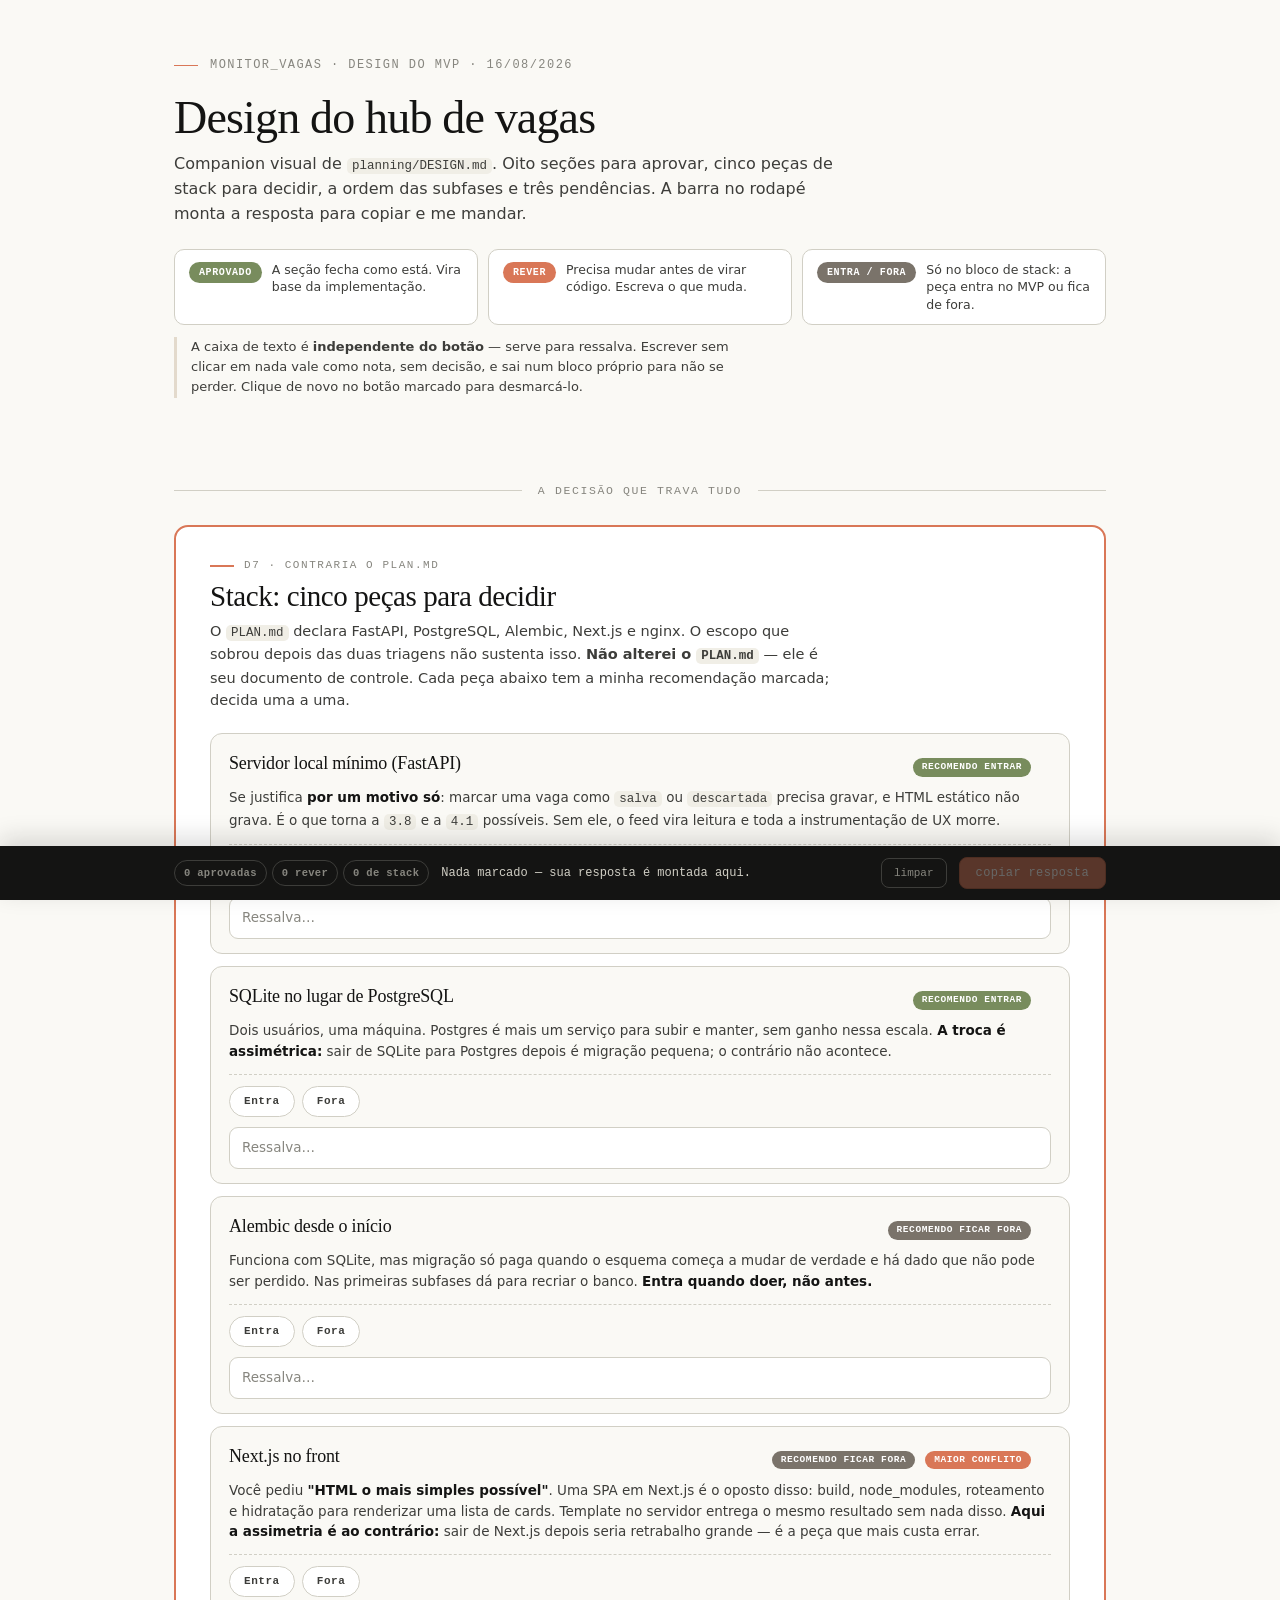
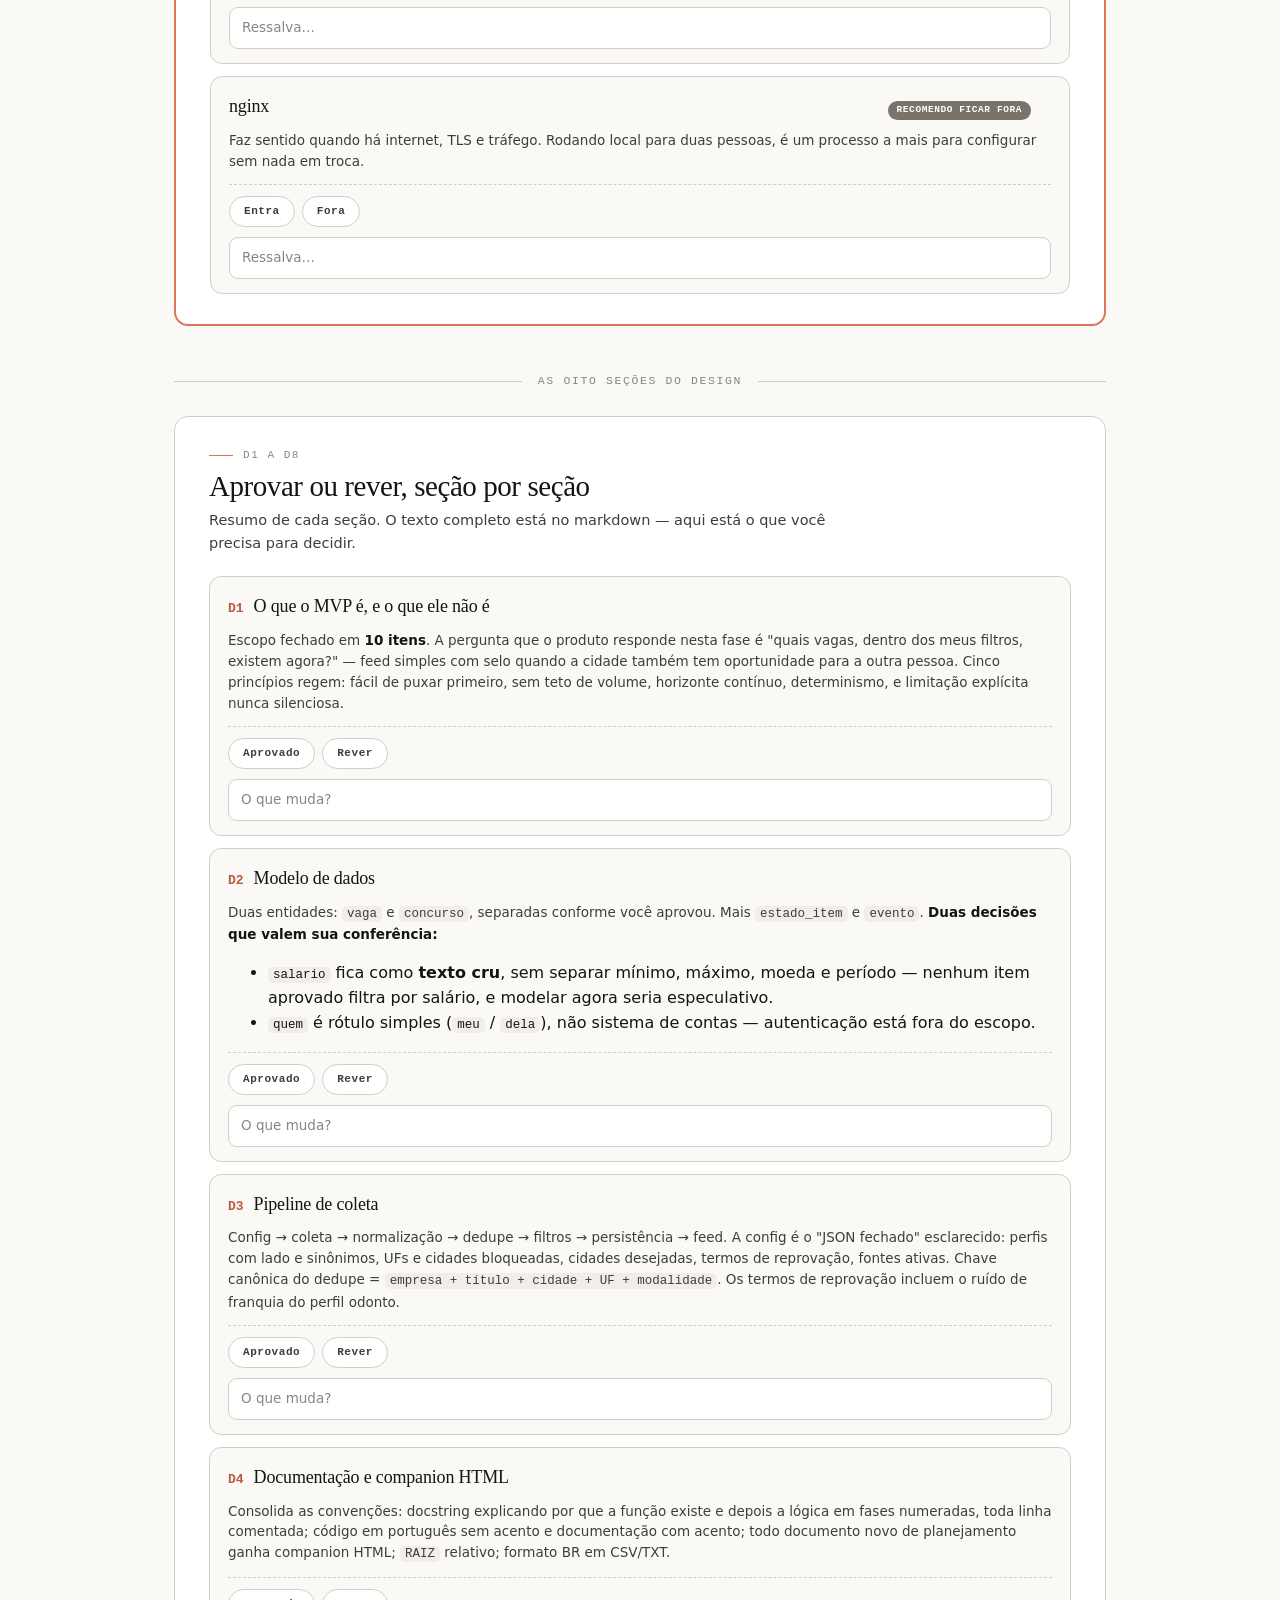
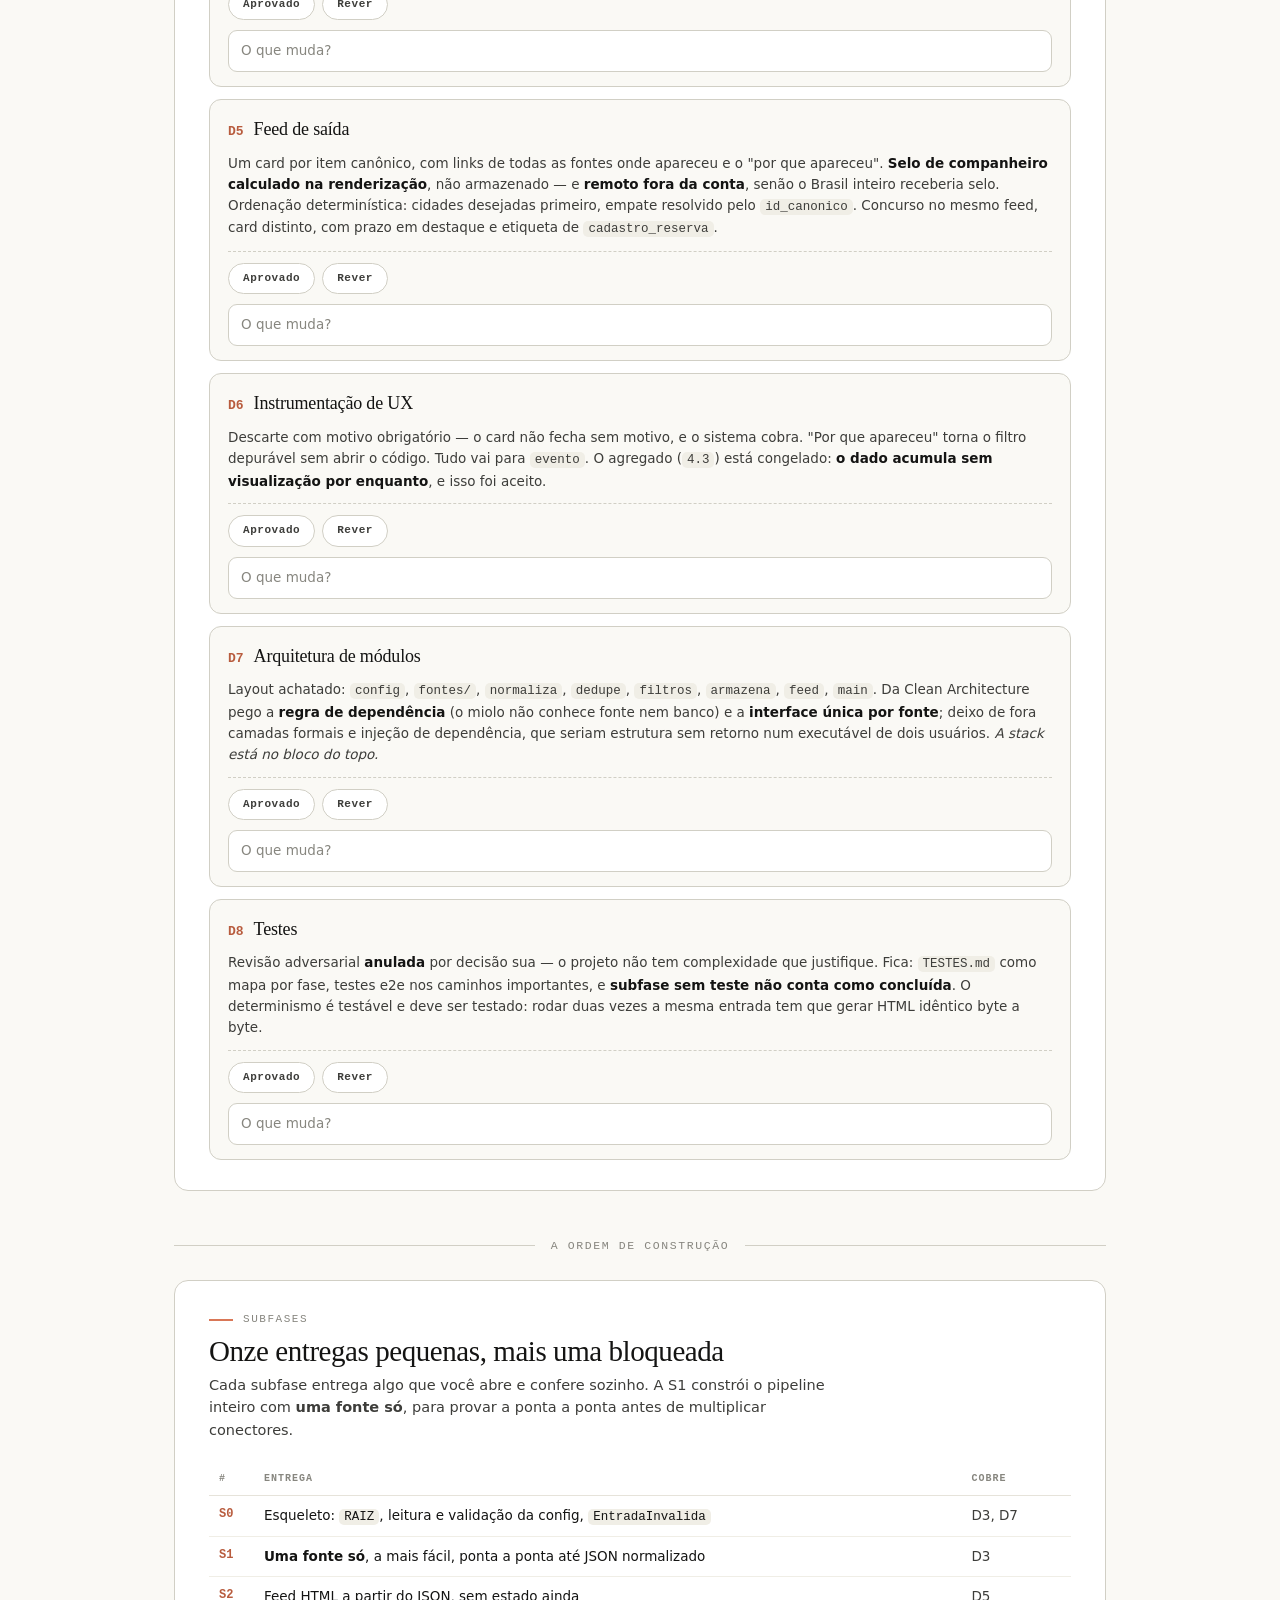
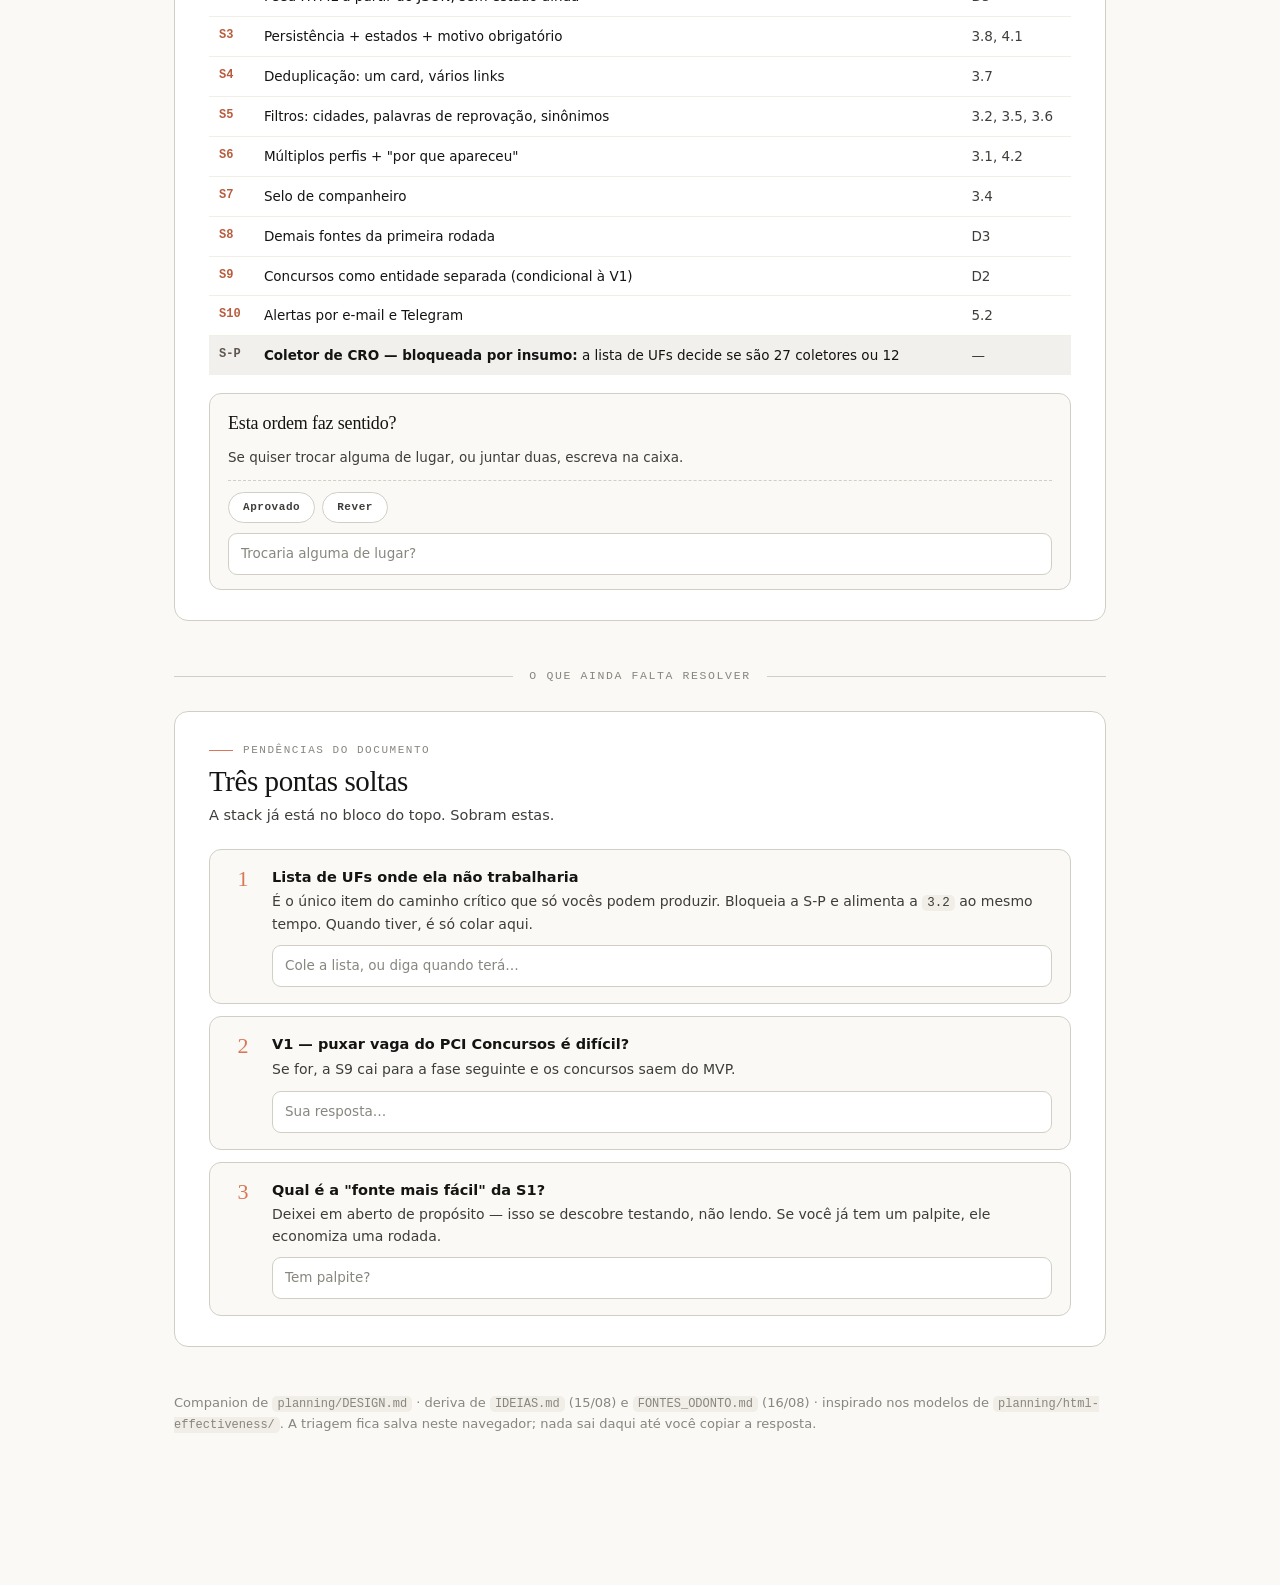
<file: planning/html/DESIGN.html>
<!doctype html>
<html lang="pt-BR">
<head>
<meta charset="utf-8">
<meta name="viewport" content="width=device-width, initial-scale=1">
<title>Design — hub de vagas filtradas</title>
<style>
  :root {
    --ivory:#FAF9F5; --paper:#FFFFFF; --slate:#141413;
    --clay:#D97757; --clay-d:#B85C3E; --clay-bg:#FDF6F2;
    --oat:#E3DACC;
    --olive:#788C5D; --olive-d:#5E7047; --olive-bg:#F1F5EA;
    --ice:#5F7A8A; --ice-d:#4A626F; --ice-bg:#EDF2F5;
    --out:#7A736A; --out-d:#5E574F; --out-bg:#F2F0EC;
    --g100:#F0EEE6; --g200:#E6E3DA; --g300:#D1CFC5; --g500:#87867F; --g700:#3D3D3A;
    --serif: ui-serif, Georgia, "Times New Roman", Times, serif;
    --sans: system-ui, -apple-system, "Segoe UI", Roboto, Helvetica, Arial, sans-serif;
    --mono: ui-monospace, "SF Mono", Menlo, Monaco, Consolas, monospace;
  }
  * { box-sizing: border-box; }
  html { scroll-behavior: smooth; }
  body {
    margin: 0; background: var(--ivory); color: var(--slate);
    font-family: var(--sans); line-height: 1.55; -webkit-font-smoothing: antialiased;
  }
  .wrap { max-width: 980px; margin: 0 auto; padding: 0 24px 170px; }

  header.page-head { padding: 56px 0 8px; }
  .eyebrow {
    font-family: var(--mono); font-size: 12px; letter-spacing: .12em;
    text-transform: uppercase; color: var(--g500); margin-bottom: 18px;
    display: flex; align-items: center; gap: 12px;
  }
  .eyebrow::before { content:""; width:24px; height:1.5px; background: var(--clay); flex:none; }
  h1 {
    font-family: var(--serif); font-weight: 500;
    font-size: clamp(32px, 4.6vw, 46px); line-height: 1.08;
    letter-spacing: -.018em; margin: 0 0 10px;
  }
  .lede { font-size: 16px; color: var(--g700); max-width: 680px; margin: 0 0 22px; }

  .legend { display: flex; flex-wrap: wrap; gap: 10px; margin: 0 0 12px; }
  .lg {
    display: flex; align-items: flex-start; gap: 10px;
    border: 1.5px solid var(--g300); border-radius: 10px;
    background: var(--paper); padding: 11px 14px; flex: 1 1 210px; min-width: 0;
  }
  .lg-key {
    font-family: var(--mono); font-size: 10px; font-weight: 700;
    letter-spacing: .06em; text-transform: uppercase;
    border-radius: 999px; padding: 3px 10px; flex: none; color: #fff;
    margin-top: 1px; white-space: nowrap;
  }
  .lg-key.ok { background: var(--olive); }
  .lg-key.rv { background: var(--clay); }
  .lg-key.fo { background: var(--out); }
  .lg-txt { font-size: 12.5px; color: var(--g700); line-height: 1.4; }
  .legend-nota {
    font-size: 13px; color: var(--g700); margin: 0 0 30px;
    padding-left: 14px; border-left: 3px solid var(--oat); max-width: 68ch;
  }

  .divider {
    display: flex; align-items: center; gap: 16px; margin: 46px 0 26px;
    font-family: var(--mono); font-size: 11.5px; letter-spacing: .14em;
    text-transform: uppercase; color: var(--g500); white-space: nowrap;
  }
  .divider::before, .divider::after { content:""; flex:1; height:1px; background: var(--g300); }

  .artifact {
    background: var(--paper); border: 1.5px solid var(--g300);
    border-radius: 14px; padding: 30px clamp(16px,3.5vw,34px) 30px; margin-bottom: 22px;
  }
  .artifact.alerta { border-color: var(--clay); border-width: 2px; }
  .artifact h2 {
    font-family: var(--serif); font-weight: 500;
    font-size: clamp(23px,3vw,29px); letter-spacing: -.015em;
    line-height: 1.15; margin: 6px 0 6px;
  }
  .art-eyebrow {
    font-family: var(--mono); font-size: 11px; letter-spacing: .14em;
    text-transform: uppercase; color: var(--g500);
    display: flex; align-items: center; gap: 10px;
  }
  .art-eyebrow::before { content:""; width:24px; height:1.5px; background: var(--clay); flex:none; }
  .art-sub { font-size: 14.5px; color: var(--g700); max-width: 68ch; margin: 0 0 22px; }
  code { font-family: var(--mono); font-size: 12.5px; background: var(--g100); border-radius: 5px; padding: 1px 5px; }

  .cards { display: flex; flex-direction: column; gap: 12px; }
  .iv {
    border: 1.5px solid var(--g300); border-radius: 12px;
    background: var(--ivory); padding: 16px 18px 14px;
    scroll-margin-top: 20px; transition: border-color 140ms, background 140ms;
  }
  .iv.st-aprovado, .iv.st-entra { border-color: var(--olive); background: var(--olive-bg); }
  .iv.st-rever,   .iv.st-nota   { border-color: var(--clay);  background: var(--clay-bg); }
  .iv.st-fora                    { border-color: var(--out);   background: var(--out-bg); }
  .iv-top { display: flex; align-items: baseline; gap: 10px; flex-wrap: wrap; }
  .iv-cod {
    font-family: var(--mono); font-size: 13px; font-weight: 700;
    color: var(--clay-d); flex: none;
  }
  .iv h4 {
    font-family: var(--serif); font-weight: 500; font-size: 18px;
    letter-spacing: -.01em; margin: 0; flex: 1 1 auto; min-width: 180px;
  }
  .selo {
    font-family: var(--mono); font-size: 9.5px; font-weight: 700;
    letter-spacing: .06em; text-transform: uppercase;
    border-radius: 999px; padding: 2px 9px; flex: none; white-space: nowrap;
  }
  .selo.rec-entra { background: var(--olive); color: #fff; }
  .selo.rec-fora  { background: var(--out); color: #fff; }
  .selo.conflito  { background: var(--clay); color: #fff; }
  .iv-body { font-size: 13.5px; color: var(--g700); margin: 9px 0 0; }
  .iv-body strong { color: var(--slate); font-weight: 600; }
  .iv-body ul { margin: 8px 0 0; padding-left: 20px; }
  .iv-body li { margin-bottom: 4px; }
  .iv-foot { margin-top: 12px; padding-top: 11px; border-top: 1px dashed var(--g300); }

  .triage { display: flex; gap: 7px; flex-wrap: wrap; align-items: center; }
  .tri { position: relative; display: inline-flex; }
  .tri input {
    position: absolute; opacity: 0; width: 1px; height: 1px;
    margin: -1px; overflow: hidden; clip: rect(0 0 0 0);
  }
  .tri span {
    display: inline-block; font-family: var(--mono);
    font-size: 11px; font-weight: 700; letter-spacing: .05em;
    padding: 6px 14px; border-radius: 999px;
    border: 1.5px solid var(--g300); background: var(--paper);
    color: var(--g700); cursor: pointer; user-select: none;
    transition: background 120ms, border-color 120ms, color 120ms;
  }
  .tri span:hover { border-color: var(--g500); }
  .tri input:focus-visible + span { outline: 2px solid var(--slate); outline-offset: 2px; }
  .tri.ok input:checked + span { background: var(--olive); border-color: var(--olive-d); color:#fff; }
  .tri.rv input:checked + span { background: var(--clay);  border-color: var(--clay-d);  color:#fff; }
  .tri.en input:checked + span { background: var(--olive); border-color: var(--olive-d); color:#fff; }
  .tri.fo input:checked + span { background: var(--out);   border-color: var(--out-d);   color:#fff; }

  .estado {
    font-family: var(--mono); font-size: 10px; font-weight: 700;
    letter-spacing: .07em; text-transform: uppercase;
    color: var(--g500); margin-left: auto; padding-left: 10px; text-align: right;
  }
  .estado.s-aprovado, .estado.s-entra { color: var(--olive-d); }
  .estado.s-rever, .estado.s-nota     { color: var(--clay-d); }
  .estado.s-fora                       { color: var(--out-d); }

  textarea.cmt {
    display: block; width: 100%; margin-top: 10px;
    font-family: var(--sans); font-size: 13.5px; line-height: 1.5;
    color: var(--slate); background: var(--paper);
    border: 1.5px solid var(--g300); border-radius: 9px;
    padding: 9px 12px; resize: none; overflow: hidden; min-height: 42px;
    transition: border-color 120ms, box-shadow 120ms;
  }
  textarea.cmt::placeholder { color: var(--g500); }
  textarea.cmt:focus { outline:none; border-color: var(--clay); box-shadow: 0 0 0 3px rgba(217,119,87,.16); }
  textarea.cmt.preenchida { border-color: var(--clay); }

  /* tabela de subfases */
  .tab-wrap { overflow-x: auto; margin-bottom: 4px; }
  table.sub { width: 100%; border-collapse: collapse; font-size: 13.5px; min-width: 600px; }
  table.sub th {
    font-family: var(--mono); font-size: 10px; font-weight: 600;
    letter-spacing: .1em; text-transform: uppercase; color: var(--g500);
    text-align: left; padding: 8px 10px; border-bottom: 1px solid var(--g200);
  }
  table.sub td { padding: 9px 10px; border-bottom: 1px solid var(--g100); vertical-align: top; color: var(--g700); }
  table.sub tr:last-child td { border-bottom: none; }
  table.sub td:first-child { font-family: var(--mono); font-size: 12px; font-weight: 700; color: var(--clay-d); white-space: nowrap; }
  table.sub td:nth-child(2) { color: var(--slate); }
  table.sub tr.bloqueada { background: var(--out-bg); }
  table.sub tr.bloqueada td:first-child { color: var(--out-d); }

  /* pendencias */
  .qs { display: flex; flex-direction: column; gap: 12px; }
  .q {
    display: flex; gap: 14px; align-items: flex-start;
    border: 1.5px solid var(--g300); border-radius: 12px;
    background: var(--ivory); padding: 16px 18px;
    transition: border-color 140ms, background 140ms;
  }
  .q.st-nota { border-color: var(--clay); background: var(--clay-bg); }
  .q-num {
    font-family: var(--serif); font-size: 22px; font-weight: 500;
    color: var(--clay); line-height: 1; flex: none; width: 30px; text-align: center; padding-top: 2px;
  }
  .q-txt { font-size: 14px; color: var(--g700); flex: 1 1 auto; min-width: 0; }
  .q-txt b { color: var(--slate); font-weight: 600; display: block; margin-bottom: 3px; font-size: 14.5px; }

  /* barra fixa */
  .replybar {
    position: fixed; left: 0; right: 0; bottom: 0;
    background: var(--slate); color: var(--ivory); z-index: 50;
    box-shadow: 0 -8px 24px rgba(20,20,19,.15);
  }
  .replybar-inner {
    max-width: 980px; margin: 0 auto; padding: 11px 24px;
    display: flex; align-items: center; gap: 12px;
  }
  .rb-counts { display: flex; gap: 5px; flex: none; }
  .rb-pill {
    font-family: var(--mono); font-size: 10.5px; font-weight: 700;
    letter-spacing: .03em; padding: 4px 9px; border-radius: 999px;
    white-space: nowrap; border: 1.5px solid transparent; color: #fff;
  }
  .rb-pill.ok { background: var(--olive); border-color: var(--olive-d); }
  .rb-pill.rv { background: var(--clay);  border-color: var(--clay-d); }
  .rb-pill.sk { background: var(--ice);   border-color: var(--ice-d); }
  .rb-pill.zero { background: transparent; color: var(--g500); border-color: var(--g700); }
  .rb-reply {
    flex: 1; font-family: var(--mono); font-size: 12px; color: var(--g300);
    overflow: hidden; text-overflow: ellipsis; white-space: nowrap; min-width: 0;
  }
  .rb-reply.live { color: var(--ivory); }
  button.rb-copy {
    flex: none; font-family: var(--mono); font-size: 12px; letter-spacing: .03em;
    background: var(--clay); color: #fff; border: 1.5px solid var(--clay-d);
    border-radius: 8px; padding: 8px 16px; cursor: pointer;
    transition: background 120ms, opacity 120ms;
  }
  button.rb-copy:hover:not(:disabled) { background: var(--clay-d); }
  button.rb-copy:disabled { opacity: .35; cursor: default; }
  button.rb-copy.copied { background: var(--olive); border-color: var(--olive); }
  button.rb-clear {
    flex: none; font-family: var(--mono); font-size: 11px;
    background: transparent; color: var(--g500);
    border: 1.5px solid var(--g700); border-radius: 8px;
    padding: 8px 12px; cursor: pointer; transition: color 120ms, border-color 120ms;
  }
  button.rb-clear:hover { color: var(--ivory); border-color: var(--g500); }
  @media (max-width: 860px) {
    .replybar-inner { flex-wrap: wrap; gap: 8px; padding: 10px 16px; }
    .rb-reply { order: 3; flex-basis: 100%; }
  }

  footer { margin-top: 46px; font-size: 13px; color: var(--g500); }
  footer code { font-size: 12px; }
</style>
</head>
<body>
<div class="wrap">

  <header class="page-head">
    <div class="eyebrow">monitor_vagas &middot; design do MVP &middot; 16/08/2026</div>
    <h1>Design do hub de vagas</h1>
    <p class="lede">Companion visual de <code>planning/DESIGN.md</code>. Oito seções para aprovar,
    cinco peças de stack para decidir, a ordem das subfases e três pendências. A barra no rodapé
    monta a resposta para copiar e me mandar.</p>

    <div class="legend">
      <div class="lg">
        <span class="lg-key ok">Aprovado</span>
        <span class="lg-txt">A seção fecha como está. Vira base da implementação.</span>
      </div>
      <div class="lg">
        <span class="lg-key rv">Rever</span>
        <span class="lg-txt">Precisa mudar antes de virar código. Escreva o que muda.</span>
      </div>
      <div class="lg">
        <span class="lg-key fo">Entra / Fora</span>
        <span class="lg-txt">Só no bloco de stack: a peça entra no MVP ou fica de fora.</span>
      </div>
    </div>

    <p class="legend-nota">A caixa de texto é <strong>independente do botão</strong> — serve para
    ressalva. Escrever sem clicar em nada vale como nota, sem decisão, e sai num bloco próprio
    para não se perder. Clique de novo no botão marcado para desmarcá-lo.</p>
  </header>

  <div class="divider">A decisão que trava tudo</div>

  <div class="artifact alerta">
    <div class="art-eyebrow">D7 &middot; contraria o PLAN.md</div>
    <h2>Stack: cinco peças para decidir</h2>
    <p class="art-sub">O <code>PLAN.md</code> declara FastAPI, PostgreSQL, Alembic, Next.js e nginx.
    O escopo que sobrou depois das duas triagens não sustenta isso. <strong>Não alterei o
    <code>PLAN.md</code></strong> — ele é seu documento de controle. Cada peça abaixo tem a minha
    recomendação marcada; decida uma a uma.</p>

    <div class="cards">

      <div class="iv" id="ivfastapi">
        <div class="iv-top">
          <h4>Servidor local mínimo (FastAPI)</h4>
          <span class="selo rec-entra">recomendo entrar</span>
          <span class="estado" data-estado="fastapi"></span>
        </div>
        <p class="iv-body">Se justifica <strong>por um motivo só</strong>: marcar uma vaga como
        <code>salva</code> ou <code>descartada</code> precisa gravar, e HTML estático não grava. É
        o que torna a <code>3.8</code> e a <code>4.1</code> possíveis. Sem ele, o feed vira leitura
        e toda a instrumentação de UX morre.</p>
        <div class="iv-foot">
          <div class="triage" role="radiogroup" aria-label="FastAPI entra ou fica fora">
            <label class="tri en"><input type="radio" name="tfastapi" value="entra" data-n="fastapi"><span>Entra</span></label>
            <label class="tri fo"><input type="radio" name="tfastapi" value="fora" data-n="fastapi"><span>Fora</span></label>
          </div>
          <textarea class="cmt stack" data-n="fastapi" data-rotulo="FastAPI (servidor local mínimo)" rows="1" aria-label="Comentário sobre FastAPI" placeholder="Ressalva…"></textarea>
        </div>
      </div>

      <div class="iv" id="ivsqlite">
        <div class="iv-top">
          <h4>SQLite no lugar de PostgreSQL</h4>
          <span class="selo rec-entra">recomendo entrar</span>
          <span class="estado" data-estado="sqlite"></span>
        </div>
        <p class="iv-body">Dois usuários, uma máquina. Postgres é mais um serviço para subir e
        manter, sem ganho nessa escala. <strong>A troca é assimétrica:</strong> sair de SQLite para
        Postgres depois é migração pequena; o contrário não acontece.</p>
        <div class="iv-foot">
          <div class="triage" role="radiogroup" aria-label="SQLite entra ou fica fora">
            <label class="tri en"><input type="radio" name="tsqlite" value="entra" data-n="sqlite"><span>Entra</span></label>
            <label class="tri fo"><input type="radio" name="tsqlite" value="fora" data-n="sqlite"><span>Fora</span></label>
          </div>
          <textarea class="cmt stack" data-n="sqlite" data-rotulo="SQLite no lugar de PostgreSQL" rows="1" aria-label="Comentário sobre SQLite" placeholder="Ressalva…"></textarea>
        </div>
      </div>

      <div class="iv" id="ivalembic">
        <div class="iv-top">
          <h4>Alembic desde o início</h4>
          <span class="selo rec-fora">recomendo ficar fora</span>
          <span class="estado" data-estado="alembic"></span>
        </div>
        <p class="iv-body">Funciona com SQLite, mas migração só paga quando o esquema começa a mudar
        de verdade e há dado que não pode ser perdido. Nas primeiras subfases dá para recriar o
        banco. <strong>Entra quando doer, não antes.</strong></p>
        <div class="iv-foot">
          <div class="triage" role="radiogroup" aria-label="Alembic entra ou fica fora">
            <label class="tri en"><input type="radio" name="talembic" value="entra" data-n="alembic"><span>Entra</span></label>
            <label class="tri fo"><input type="radio" name="talembic" value="fora" data-n="alembic"><span>Fora</span></label>
          </div>
          <textarea class="cmt stack" data-n="alembic" data-rotulo="Alembic desde o início" rows="1" aria-label="Comentário sobre Alembic" placeholder="Ressalva…"></textarea>
        </div>
      </div>

      <div class="iv" id="ivnextjs">
        <div class="iv-top">
          <h4>Next.js no front</h4>
          <span class="selo rec-fora">recomendo ficar fora</span>
          <span class="selo conflito">maior conflito</span>
          <span class="estado" data-estado="nextjs"></span>
        </div>
        <p class="iv-body">Você pediu <strong>"HTML o mais simples possível"</strong>. Uma SPA em
        Next.js é o oposto disso: build, node_modules, roteamento e hidratação para renderizar uma
        lista de cards. Template no servidor entrega o mesmo resultado sem nada disso.
        <strong>Aqui a assimetria é ao contrário:</strong> sair de Next.js depois seria retrabalho
        grande — é a peça que mais custa errar.</p>
        <div class="iv-foot">
          <div class="triage" role="radiogroup" aria-label="Next.js entra ou fica fora">
            <label class="tri en"><input type="radio" name="tnextjs" value="entra" data-n="nextjs"><span>Entra</span></label>
            <label class="tri fo"><input type="radio" name="tnextjs" value="fora" data-n="nextjs"><span>Fora</span></label>
          </div>
          <textarea class="cmt stack" data-n="nextjs" data-rotulo="Next.js no front" rows="1" aria-label="Comentário sobre Next.js" placeholder="Ressalva…"></textarea>
        </div>
      </div>

      <div class="iv" id="ivnginx">
        <div class="iv-top">
          <h4>nginx</h4>
          <span class="selo rec-fora">recomendo ficar fora</span>
          <span class="estado" data-estado="nginx"></span>
        </div>
        <p class="iv-body">Faz sentido quando há internet, TLS e tráfego. Rodando local para duas
        pessoas, é um processo a mais para configurar sem nada em troca.</p>
        <div class="iv-foot">
          <div class="triage" role="radiogroup" aria-label="nginx entra ou fica fora">
            <label class="tri en"><input type="radio" name="tnginx" value="entra" data-n="nginx"><span>Entra</span></label>
            <label class="tri fo"><input type="radio" name="tnginx" value="fora" data-n="nginx"><span>Fora</span></label>
          </div>
          <textarea class="cmt stack" data-n="nginx" data-rotulo="nginx" rows="1" aria-label="Comentário sobre nginx" placeholder="Ressalva…"></textarea>
        </div>
      </div>
    </div>
  </div>

  <div class="divider">As oito seções do design</div>

  <div class="artifact">
    <div class="art-eyebrow">D1 a D8</div>
    <h2>Aprovar ou rever, seção por seção</h2>
    <p class="art-sub">Resumo de cada seção. O texto completo está no markdown — aqui está o que
    você precisa para decidir.</p>

    <div class="cards">

      <div class="iv" id="ivD1">
        <div class="iv-top"><span class="iv-cod">D1</span><h4>O que o MVP é, e o que ele não é</h4><span class="estado" data-estado="D1"></span></div>
        <p class="iv-body">Escopo fechado em <strong>10 itens</strong>. A pergunta que o produto
        responde nesta fase é "quais vagas, dentro dos meus filtros, existem agora?" — feed simples
        com selo quando a cidade também tem oportunidade para a outra pessoa. Cinco princípios
        regem: fácil de puxar primeiro, sem teto de volume, horizonte contínuo, determinismo, e
        limitação explícita nunca silenciosa.</p>
        <div class="iv-foot">
          <div class="triage" role="radiogroup" aria-label="Triagem da seção D1">
            <label class="tri ok"><input type="radio" name="tD1" value="aprovado" data-n="D1"><span>Aprovado</span></label>
            <label class="tri rv"><input type="radio" name="tD1" value="rever" data-n="D1"><span>Rever</span></label>
          </div>
          <textarea class="cmt secao" data-n="D1" data-rotulo="D1 (escopo e princípios)" rows="1" aria-label="Comentário sobre D1" placeholder="O que muda?"></textarea>
        </div>
      </div>

      <div class="iv" id="ivD2">
        <div class="iv-top"><span class="iv-cod">D2</span><h4>Modelo de dados</h4><span class="estado" data-estado="D2"></span></div>
        <p class="iv-body">Duas entidades: <code>vaga</code> e <code>concurso</code>, separadas
        conforme você aprovou. Mais <code>estado_item</code> e <code>evento</code>.
        <strong>Duas decisões que valem sua conferência:</strong></p>
        <ul>
          <li><code>salario</code> fica como <strong>texto cru</strong>, sem separar mínimo, máximo,
          moeda e período — nenhum item aprovado filtra por salário, e modelar agora seria
          especulativo.</li>
          <li><code>quem</code> é rótulo simples (<code>meu</code> / <code>dela</code>), não sistema
          de contas — autenticação está fora do escopo.</li>
        </ul>
        <div class="iv-foot">
          <div class="triage" role="radiogroup" aria-label="Triagem da seção D2">
            <label class="tri ok"><input type="radio" name="tD2" value="aprovado" data-n="D2"><span>Aprovado</span></label>
            <label class="tri rv"><input type="radio" name="tD2" value="rever" data-n="D2"><span>Rever</span></label>
          </div>
          <textarea class="cmt secao" data-n="D2" data-rotulo="D2 (modelo de dados)" rows="1" aria-label="Comentário sobre D2" placeholder="O que muda?"></textarea>
        </div>
      </div>

      <div class="iv" id="ivD3">
        <div class="iv-top"><span class="iv-cod">D3</span><h4>Pipeline de coleta</h4><span class="estado" data-estado="D3"></span></div>
        <p class="iv-body">Config → coleta → normalização → dedupe → filtros → persistência → feed.
        A config é o "JSON fechado" esclarecido: perfis com lado e sinônimos, UFs e cidades
        bloqueadas, cidades desejadas, termos de reprovação, fontes ativas. Chave canônica do dedupe
        = <code>empresa + título + cidade + UF + modalidade</code>. Os termos de reprovação incluem o
        ruído de franquia do perfil odonto.</p>
        <div class="iv-foot">
          <div class="triage" role="radiogroup" aria-label="Triagem da seção D3">
            <label class="tri ok"><input type="radio" name="tD3" value="aprovado" data-n="D3"><span>Aprovado</span></label>
            <label class="tri rv"><input type="radio" name="tD3" value="rever" data-n="D3"><span>Rever</span></label>
          </div>
          <textarea class="cmt secao" data-n="D3" data-rotulo="D3 (pipeline)" rows="1" aria-label="Comentário sobre D3" placeholder="O que muda?"></textarea>
        </div>
      </div>

      <div class="iv" id="ivD4">
        <div class="iv-top"><span class="iv-cod">D4</span><h4>Documentação e companion HTML</h4><span class="estado" data-estado="D4"></span></div>
        <p class="iv-body">Consolida as convenções: docstring explicando por que a função existe e
        depois a lógica em fases numeradas, toda linha comentada; código em português sem acento e
        documentação com acento; todo documento novo de planejamento ganha companion HTML;
        <code>RAIZ</code> relativo; formato BR em CSV/TXT.</p>
        <div class="iv-foot">
          <div class="triage" role="radiogroup" aria-label="Triagem da seção D4">
            <label class="tri ok"><input type="radio" name="tD4" value="aprovado" data-n="D4"><span>Aprovado</span></label>
            <label class="tri rv"><input type="radio" name="tD4" value="rever" data-n="D4"><span>Rever</span></label>
          </div>
          <textarea class="cmt secao" data-n="D4" data-rotulo="D4 (documentação e companion)" rows="1" aria-label="Comentário sobre D4" placeholder="O que muda?"></textarea>
        </div>
      </div>

      <div class="iv" id="ivD5">
        <div class="iv-top"><span class="iv-cod">D5</span><h4>Feed de saída</h4><span class="estado" data-estado="D5"></span></div>
        <p class="iv-body">Um card por item canônico, com links de todas as fontes onde apareceu e o
        "por que apareceu". <strong>Selo de companheiro calculado na renderização</strong>, não
        armazenado — e <strong>remoto fora da conta</strong>, senão o Brasil inteiro receberia selo.
        Ordenação determinística: cidades desejadas primeiro, empate resolvido pelo
        <code>id_canonico</code>. Concurso no mesmo feed, card distinto, com prazo em destaque e
        etiqueta de <code>cadastro_reserva</code>.</p>
        <div class="iv-foot">
          <div class="triage" role="radiogroup" aria-label="Triagem da seção D5">
            <label class="tri ok"><input type="radio" name="tD5" value="aprovado" data-n="D5"><span>Aprovado</span></label>
            <label class="tri rv"><input type="radio" name="tD5" value="rever" data-n="D5"><span>Rever</span></label>
          </div>
          <textarea class="cmt secao" data-n="D5" data-rotulo="D5 (feed de saída)" rows="1" aria-label="Comentário sobre D5" placeholder="O que muda?"></textarea>
        </div>
      </div>

      <div class="iv" id="ivD6">
        <div class="iv-top"><span class="iv-cod">D6</span><h4>Instrumentação de UX</h4><span class="estado" data-estado="D6"></span></div>
        <p class="iv-body">Descarte com motivo obrigatório — o card não fecha sem motivo, e o sistema
        cobra. "Por que apareceu" torna o filtro depurável sem abrir o código. Tudo vai para
        <code>evento</code>. O agregado (<code>4.3</code>) está congelado: <strong>o dado acumula sem
        visualização por enquanto</strong>, e isso foi aceito.</p>
        <div class="iv-foot">
          <div class="triage" role="radiogroup" aria-label="Triagem da seção D6">
            <label class="tri ok"><input type="radio" name="tD6" value="aprovado" data-n="D6"><span>Aprovado</span></label>
            <label class="tri rv"><input type="radio" name="tD6" value="rever" data-n="D6"><span>Rever</span></label>
          </div>
          <textarea class="cmt secao" data-n="D6" data-rotulo="D6 (instrumentação de UX)" rows="1" aria-label="Comentário sobre D6" placeholder="O que muda?"></textarea>
        </div>
      </div>

      <div class="iv" id="ivD7">
        <div class="iv-top"><span class="iv-cod">D7</span><h4>Arquitetura de módulos</h4><span class="estado" data-estado="D7"></span></div>
        <p class="iv-body">Layout achatado: <code>config</code>, <code>fontes/</code>,
        <code>normaliza</code>, <code>dedupe</code>, <code>filtros</code>, <code>armazena</code>,
        <code>feed</code>, <code>main</code>. Da Clean Architecture pego a <strong>regra de
        dependência</strong> (o miolo não conhece fonte nem banco) e a <strong>interface única por
        fonte</strong>; deixo de fora camadas formais e injeção de dependência, que seriam estrutura
        sem retorno num executável de dois usuários. <em>A stack está no bloco do topo.</em></p>
        <div class="iv-foot">
          <div class="triage" role="radiogroup" aria-label="Triagem da seção D7">
            <label class="tri ok"><input type="radio" name="tD7" value="aprovado" data-n="D7"><span>Aprovado</span></label>
            <label class="tri rv"><input type="radio" name="tD7" value="rever" data-n="D7"><span>Rever</span></label>
          </div>
          <textarea class="cmt secao" data-n="D7" data-rotulo="D7 (arquitetura de módulos)" rows="1" aria-label="Comentário sobre D7" placeholder="O que muda?"></textarea>
        </div>
      </div>

      <div class="iv" id="ivD8">
        <div class="iv-top"><span class="iv-cod">D8</span><h4>Testes</h4><span class="estado" data-estado="D8"></span></div>
        <p class="iv-body">Revisão adversarial <strong>anulada</strong> por decisão sua — o projeto
        não tem complexidade que justifique. Fica: <code>TESTES.md</code> como mapa por fase, testes
        e2e nos caminhos importantes, e <strong>subfase sem teste não conta como concluída</strong>.
        O determinismo é testável e deve ser testado: rodar duas vezes a mesma entrada tem que gerar
        HTML idêntico byte a byte.</p>
        <div class="iv-foot">
          <div class="triage" role="radiogroup" aria-label="Triagem da seção D8">
            <label class="tri ok"><input type="radio" name="tD8" value="aprovado" data-n="D8"><span>Aprovado</span></label>
            <label class="tri rv"><input type="radio" name="tD8" value="rever" data-n="D8"><span>Rever</span></label>
          </div>
          <textarea class="cmt secao" data-n="D8" data-rotulo="D8 (testes)" rows="1" aria-label="Comentário sobre D8" placeholder="O que muda?"></textarea>
        </div>
      </div>
    </div>
  </div>

  <div class="divider">A ordem de construção</div>

  <div class="artifact">
    <div class="art-eyebrow">Subfases</div>
    <h2>Onze entregas pequenas, mais uma bloqueada</h2>
    <p class="art-sub">Cada subfase entrega algo que você abre e confere sozinho. A S1 constrói o
    pipeline inteiro com <strong>uma fonte só</strong>, para provar a ponta a ponta antes de
    multiplicar conectores.</p>

    <div class="tab-wrap">
      <table class="sub">
        <tr><th>#</th><th>Entrega</th><th>Cobre</th></tr>
        <tr><td>S0</td><td>Esqueleto: <code>RAIZ</code>, leitura e validação da config, <code>EntradaInvalida</code></td><td>D3, D7</td></tr>
        <tr><td>S1</td><td><strong>Uma fonte só</strong>, a mais fácil, ponta a ponta até JSON normalizado</td><td>D3</td></tr>
        <tr><td>S2</td><td>Feed HTML a partir do JSON, sem estado ainda</td><td>D5</td></tr>
        <tr><td>S3</td><td>Persistência + estados + motivo obrigatório</td><td>3.8, 4.1</td></tr>
        <tr><td>S4</td><td>Deduplicação: um card, vários links</td><td>3.7</td></tr>
        <tr><td>S5</td><td>Filtros: cidades, palavras de reprovação, sinônimos</td><td>3.2, 3.5, 3.6</td></tr>
        <tr><td>S6</td><td>Múltiplos perfis + "por que apareceu"</td><td>3.1, 4.2</td></tr>
        <tr><td>S7</td><td>Selo de companheiro</td><td>3.4</td></tr>
        <tr><td>S8</td><td>Demais fontes da primeira rodada</td><td>D3</td></tr>
        <tr><td>S9</td><td>Concursos como entidade separada (condicional à V1)</td><td>D2</td></tr>
        <tr><td>S10</td><td>Alertas por e-mail e Telegram</td><td>5.2</td></tr>
        <tr class="bloqueada"><td>S-P</td><td><strong>Coletor de CRO — bloqueada por insumo:</strong> a lista de UFs decide se são 27 coletores ou 12</td><td>—</td></tr>
      </table>
    </div>

    <div class="cards" style="margin-top:18px">
      <div class="iv" id="ivSUB">
        <div class="iv-top"><h4>Esta ordem faz sentido?</h4><span class="estado" data-estado="SUB"></span></div>
        <p class="iv-body">Se quiser trocar alguma de lugar, ou juntar duas, escreva na caixa.</p>
        <div class="iv-foot">
          <div class="triage" role="radiogroup" aria-label="Triagem da ordem das subfases">
            <label class="tri ok"><input type="radio" name="tSUB" value="aprovado" data-n="SUB"><span>Aprovado</span></label>
            <label class="tri rv"><input type="radio" name="tSUB" value="rever" data-n="SUB"><span>Rever</span></label>
          </div>
          <textarea class="cmt secao" data-n="SUB" data-rotulo="Ordem das subfases" rows="1" aria-label="Comentário sobre a ordem das subfases" placeholder="Trocaria alguma de lugar?"></textarea>
        </div>
      </div>
    </div>
  </div>

  <div class="divider">O que ainda falta resolver</div>

  <div class="artifact">
    <div class="art-eyebrow">Pendências do documento</div>
    <h2>Três pontas soltas</h2>
    <p class="art-sub">A stack já está no bloco do topo. Sobram estas.</p>
    <div class="qs">
      <div class="q" id="ivP1">
        <div class="q-num">1</div>
        <div class="q-txt"><b>Lista de UFs onde ela não trabalharia</b>
        É o único item do caminho crítico que só vocês podem produzir. Bloqueia a S-P e alimenta a
        <code>3.2</code> ao mesmo tempo. Quando tiver, é só colar aqui.
        <textarea class="cmt resp" data-n="P1" data-rotulo="Lista de UFs" rows="1" aria-label="Lista de UFs" placeholder="Cole a lista, ou diga quando terá…"></textarea></div>
      </div>
      <div class="q" id="ivP2">
        <div class="q-num">2</div>
        <div class="q-txt"><b>V1 — puxar vaga do PCI Concursos é difícil?</b>
        Se for, a S9 cai para a fase seguinte e os concursos saem do MVP.
        <textarea class="cmt resp" data-n="P2" data-rotulo="V1 (dificuldade do PCI)" rows="1" aria-label="Resposta sobre o PCI" placeholder="Sua resposta…"></textarea></div>
      </div>
      <div class="q" id="ivP3">
        <div class="q-num">3</div>
        <div class="q-txt"><b>Qual é a "fonte mais fácil" da S1?</b>
        Deixei em aberto de propósito — isso se descobre testando, não lendo. Se você já tem um
        palpite, ele economiza uma rodada.
        <textarea class="cmt resp" data-n="P3" data-rotulo="Fonte mais fácil da S1" rows="1" aria-label="Palpite sobre a fonte mais fácil" placeholder="Tem palpite?"></textarea></div>
      </div>
    </div>
  </div>

  <footer>
    Companion de <code>planning/DESIGN.md</code> · deriva de <code>IDEIAS.md</code> (15/08) e
    <code>FONTES_ODONTO.md</code> (16/08) · inspirado nos modelos de
    <code>planning/html-effectiveness/</code>.
    A triagem fica salva neste navegador; nada sai daqui até você copiar a resposta.
  </footer>
</div>

<div class="replybar">
  <div class="replybar-inner">
    <div class="rb-counts">
      <span class="rb-pill ok zero" id="rbOk">0 aprovadas</span>
      <span class="rb-pill rv zero" id="rbRv">0 rever</span>
      <span class="rb-pill sk zero" id="rbSk">0 de stack</span>
    </div>
    <span class="rb-reply" id="rbReply">Nada marcado — sua resposta é montada aqui.</span>
    <button class="rb-clear" id="rbClear" type="button">limpar</button>
    <button class="rb-copy" id="rbCopy" type="button" disabled>copiar resposta</button>
  </div>
</div>

<script>
(function () {
  var KEY = 'monitor_vagas_design_v1';

  var radios = Array.prototype.slice.call(document.querySelectorAll('.tri input[type="radio"]'));
  var caixas = Array.prototype.slice.call(document.querySelectorAll('textarea.cmt'));

  // Tres tipos: stack (Entra/Fora), secao (Aprovado/Rever) e pendencia (so caixa).
  // Em todos, a caixa e independente do botao: texto sem botao vale como nota.
  var porItem = {};
  function slot(n) {
    if (!porItem[n]) porItem[n] = { radios: [], ta: null, tipo: 'secao', rotulo: n };
    return porItem[n];
  }
  radios.forEach(function (r) { slot(r.getAttribute('data-n')).radios.push(r); });
  caixas.forEach(function (t) {
    var s = slot(t.getAttribute('data-n'));
    s.ta = t;
    if (t.classList.contains('resp')) s.tipo = 'pendencia';
    else if (t.classList.contains('stack')) s.tipo = 'stack';
    var rot = t.getAttribute('data-rotulo');
    if (rot) s.rotulo = rot;
  });

  var stack = [], secoes = [], pendencias = [];
  caixas.forEach(function (t) {
    var n = t.getAttribute('data-n');
    var tipo = porItem[n].tipo;
    if (tipo === 'stack') stack.push(n);
    else if (tipo === 'secao') secoes.push(n);
    else pendencias.push(n);
  });
  var totalSecoes = secoes.length;

  var ultimo = {};

  var rbOk = document.getElementById('rbOk');
  var rbRv = document.getElementById('rbRv');
  var rbSk = document.getElementById('rbSk');
  var rbReply = document.getElementById('rbReply');
  var rbCopy = document.getElementById('rbCopy');
  var rbClear = document.getElementById('rbClear');
  var respostaAtual = '';

  function textoDe(n) { var ta = porItem[n].ta; return ta ? ta.value.trim() : ''; }

  function marcadoEm(n) {
    var v = null;
    porItem[n].radios.forEach(function (r) { if (r.checked) v = r.value; });
    return v;
  }

  // O botao sempre manda; caixa sozinha vale como nota, sem decisao.
  function estadoDe(n) {
    var marcado = marcadoEm(n);
    if (marcado) return marcado;
    return textoDe(n) ? 'nota' : null;
  }

  var LEGIVEL = {
    aprovado: 'Aprovado', rever: 'Rever',
    entra: 'Entra', fora: 'Fora', nota: 'Comentado'
  };

  function crescer(ta) {
    ta.style.height = 'auto';
    ta.style.height = (ta.scrollHeight + 2) + 'px';
  }

  function pintar(n, estado) {
    var alvo = document.getElementById('iv' + n);
    if (alvo) {
      alvo.classList.remove('st-aprovado', 'st-rever', 'st-entra', 'st-fora', 'st-nota');
      if (estado) alvo.classList.add('st-' + estado);
    }
    var etiqueta = document.querySelector('[data-estado="' + n + '"]');
    if (etiqueta) {
      etiqueta.className = 'estado' + (estado ? ' s-' + estado : '');
      etiqueta.textContent = estado ? LEGIVEL[estado] : '';
    }
    var ta = porItem[n].ta;
    if (ta) ta.classList.toggle('preenchida', textoDe(n).length > 0);
  }

  function contaPill(el, num, rotulo) {
    el.textContent = num + ' ' + rotulo;
    el.classList.toggle('zero', num === 0);
  }

  function salvar() {
    var estado = {};
    Object.keys(porItem).forEach(function (n) {
      var marcado = marcadoEm(n);
      var ta = porItem[n].ta;
      var bruto = ta ? ta.value : '';
      if (marcado || bruto.trim()) estado[n] = { s: marcado, c: bruto };
    });
    try { localStorage.setItem(KEY, JSON.stringify(estado)); } catch (e) {}
  }

  function restaurar() {
    var bruto = null;
    try { bruto = localStorage.getItem(KEY); } catch (e) { return; }
    if (!bruto) return;
    var estado;
    try { estado = JSON.parse(bruto); } catch (e) { return; }
    if (!estado || typeof estado !== 'object') return;
    Object.keys(porItem).forEach(function (n) {
      var g = estado[n];
      if (!g) return;
      porItem[n].radios.forEach(function (r) {
        if (g.s === r.value) { r.checked = true; ultimo[r.getAttribute('name')] = r.value; }
      });
      if (porItem[n].ta && typeof g.c === 'string') porItem[n].ta.value = g.c;
    });
  }

  function achatar(txt) { return txt.replace(/\s+/g, ' ').trim(); }

  function update() {
    // Stack: cada peca decidida vira uma linha com ENTRA ou FORA.
    var linhasStack = [], decididasStack = 0, notasStack = [];
    stack.forEach(function (n) {
      var e = estadoDe(n);
      pintar(n, e);
      if (!e) return;
      var c = achatar(textoDe(n));
      if (e === 'nota') { notasStack.push('- ' + porItem[n].rotulo + ': ' + c); return; }
      decididasStack++;
      linhasStack.push('- ' + porItem[n].rotulo + ': ' + e.toUpperCase() + (c ? ' — ' + c : ''));
    });

    var aprovadas = [], rever = [], notasSecao = [];
    secoes.forEach(function (n) {
      var e = estadoDe(n);
      pintar(n, e);
      var c = achatar(textoDe(n));
      if (e === 'aprovado') aprovadas.push(porItem[n].rotulo.split(' (')[0]);
      else if (e === 'rever') rever.push('- ' + porItem[n].rotulo + (c ? ' — ' + c : ''));
      else if (e === 'nota') notasSecao.push('- ' + porItem[n].rotulo + ': ' + c);
    });

    var respondidas = [];
    pendencias.forEach(function (n) {
      var e = estadoDe(n);
      pintar(n, e);
      var c = achatar(textoDe(n));
      if (c) respondidas.push('- ' + porItem[n].rotulo + ': ' + c);
    });

    contaPill(rbOk, aprovadas.length, 'aprovadas');
    contaPill(rbRv, rever.length, 'rever');
    contaPill(rbSk, decididasStack, 'de stack');

    var decididasSecao = aprovadas.length + rever.length;
    var temAlgo = decididasStack || notasStack.length || decididasSecao ||
                  notasSecao.length || respondidas.length;

    if (!temAlgo) {
      respostaAtual = '';
      rbReply.textContent = 'Nada marcado — sua resposta é montada aqui.';
      rbReply.classList.remove('live');
      rbCopy.disabled = true;
      salvar();
      return;
    }

    var linhas = ['Triagem do design (planning/DESIGN.md):'];

    if (linhasStack.length) { linhas.push('', 'STACK:'); linhas.push.apply(linhas, linhasStack); }
    if (notasStack.length) {
      linhas.push('', 'STACK COMENTADA, SEM DECISÃO:');
      linhas.push.apply(linhas, notasStack);
    }
    if (aprovadas.length) linhas.push('', 'SEÇÕES APROVADAS: ' + aprovadas.join(', '));
    if (rever.length) { linhas.push('', 'REVER:'); linhas.push.apply(linhas, rever); }
    if (notasSecao.length) {
      linhas.push('', 'COMENTADO, SEM DECISÃO:');
      linhas.push.apply(linhas, notasSecao);
    }
    if (respondidas.length) { linhas.push('', 'PENDÊNCIAS:'); linhas.push.apply(linhas, respondidas); }

    var faltamStack = stack.length - decididasStack;
    var faltamSecao = totalSecoes - decididasSecao;
    var pendentes = [];
    if (faltamStack > 0) pendentes.push(faltamStack + ' peça(s) de stack');
    if (faltamSecao > 0) pendentes.push(faltamSecao + ' seção(ões)');
    if (pendentes.length) linhas.push('', '(sem decisão: ' + pendentes.join(', ') + ')');

    respostaAtual = linhas.join('\n');

    var previa = [];
    if (decididasStack) previa.push(decididasStack + '/' + stack.length + ' de stack');
    if (aprovadas.length) previa.push(aprovadas.length + ' aprovadas');
    if (rever.length) previa.push(rever.length + ' a rever');
    if (respondidas.length) previa.push(respondidas.length + ' pendência(s)');
    rbReply.textContent = previa.join('  ·  ');
    rbReply.classList.add('live');
    rbCopy.disabled = false;
    salvar();
  }

  radios.forEach(function (r) {
    r.addEventListener('click', function () {
      var grupo = r.getAttribute('name');
      if (ultimo[grupo] === r.value) { r.checked = false; ultimo[grupo] = null; }
      else { ultimo[grupo] = r.value; }
      update();
    });
  });

  caixas.forEach(function (ta) {
    ta.addEventListener('input', function () { crescer(ta); update(); });
  });

  rbClear.addEventListener('click', function () {
    radios.forEach(function (r) { r.checked = false; });
    caixas.forEach(function (ta) { ta.value = ''; crescer(ta); });
    ultimo = {};
    update();
  });

  function copiar(texto, btn, rotulo, rotuloOk) {
    function pronto() {
      btn.classList.add('copied');
      btn.textContent = rotuloOk;
      setTimeout(function () { btn.classList.remove('copied'); btn.textContent = rotulo; }, 1600);
    }
    function fallback() {
      var ta = document.createElement('textarea');
      ta.value = texto;
      ta.style.position = 'fixed';
      ta.style.opacity = '0';
      document.body.appendChild(ta);
      ta.select();
      try { document.execCommand('copy'); } catch (e) {}
      document.body.removeChild(ta);
      pronto();
    }
    if (navigator.clipboard && navigator.clipboard.writeText) {
      navigator.clipboard.writeText(texto).then(pronto, fallback);
    } else { fallback(); }
  }

  rbCopy.addEventListener('click', function () {
    if (respostaAtual) copiar(respostaAtual, rbCopy, 'copiar resposta', 'copiado');
  });

  restaurar();
  caixas.forEach(crescer);
  update();
})();
</script>
</body>
</html>
</file>
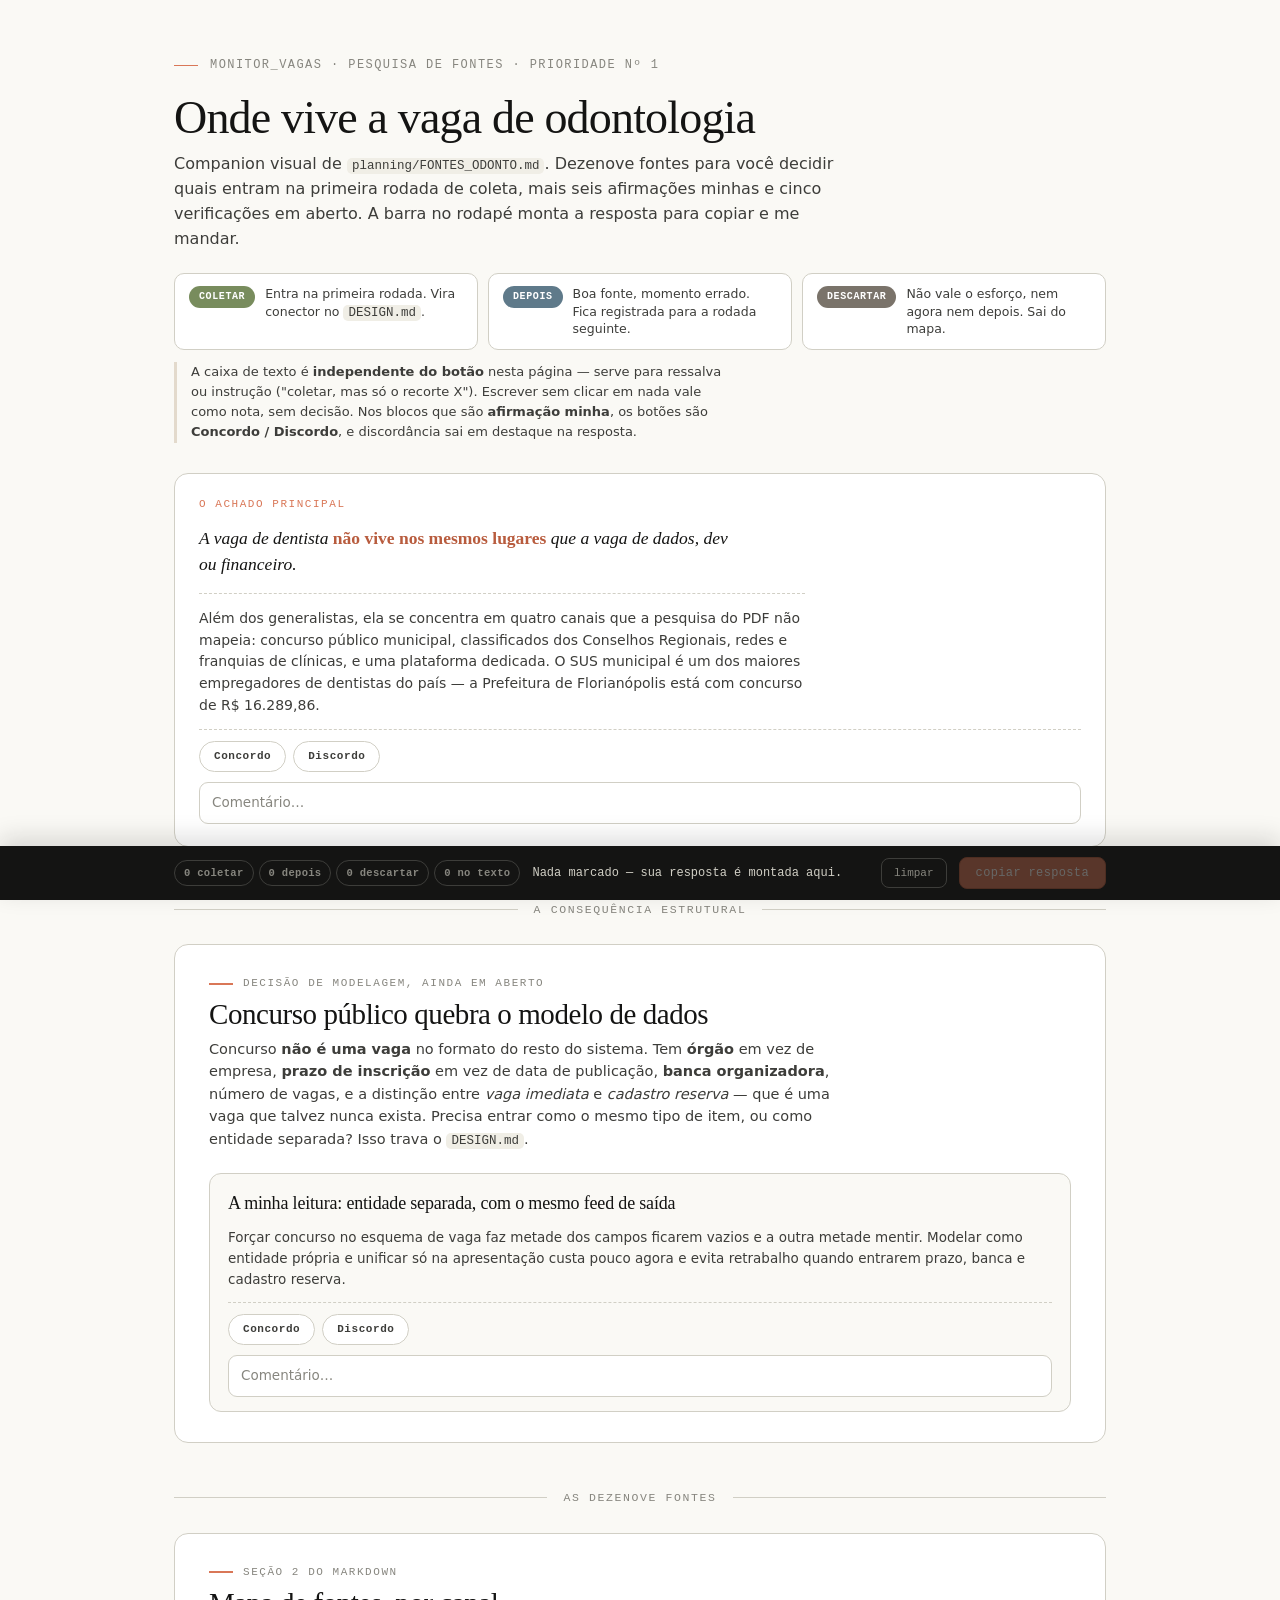
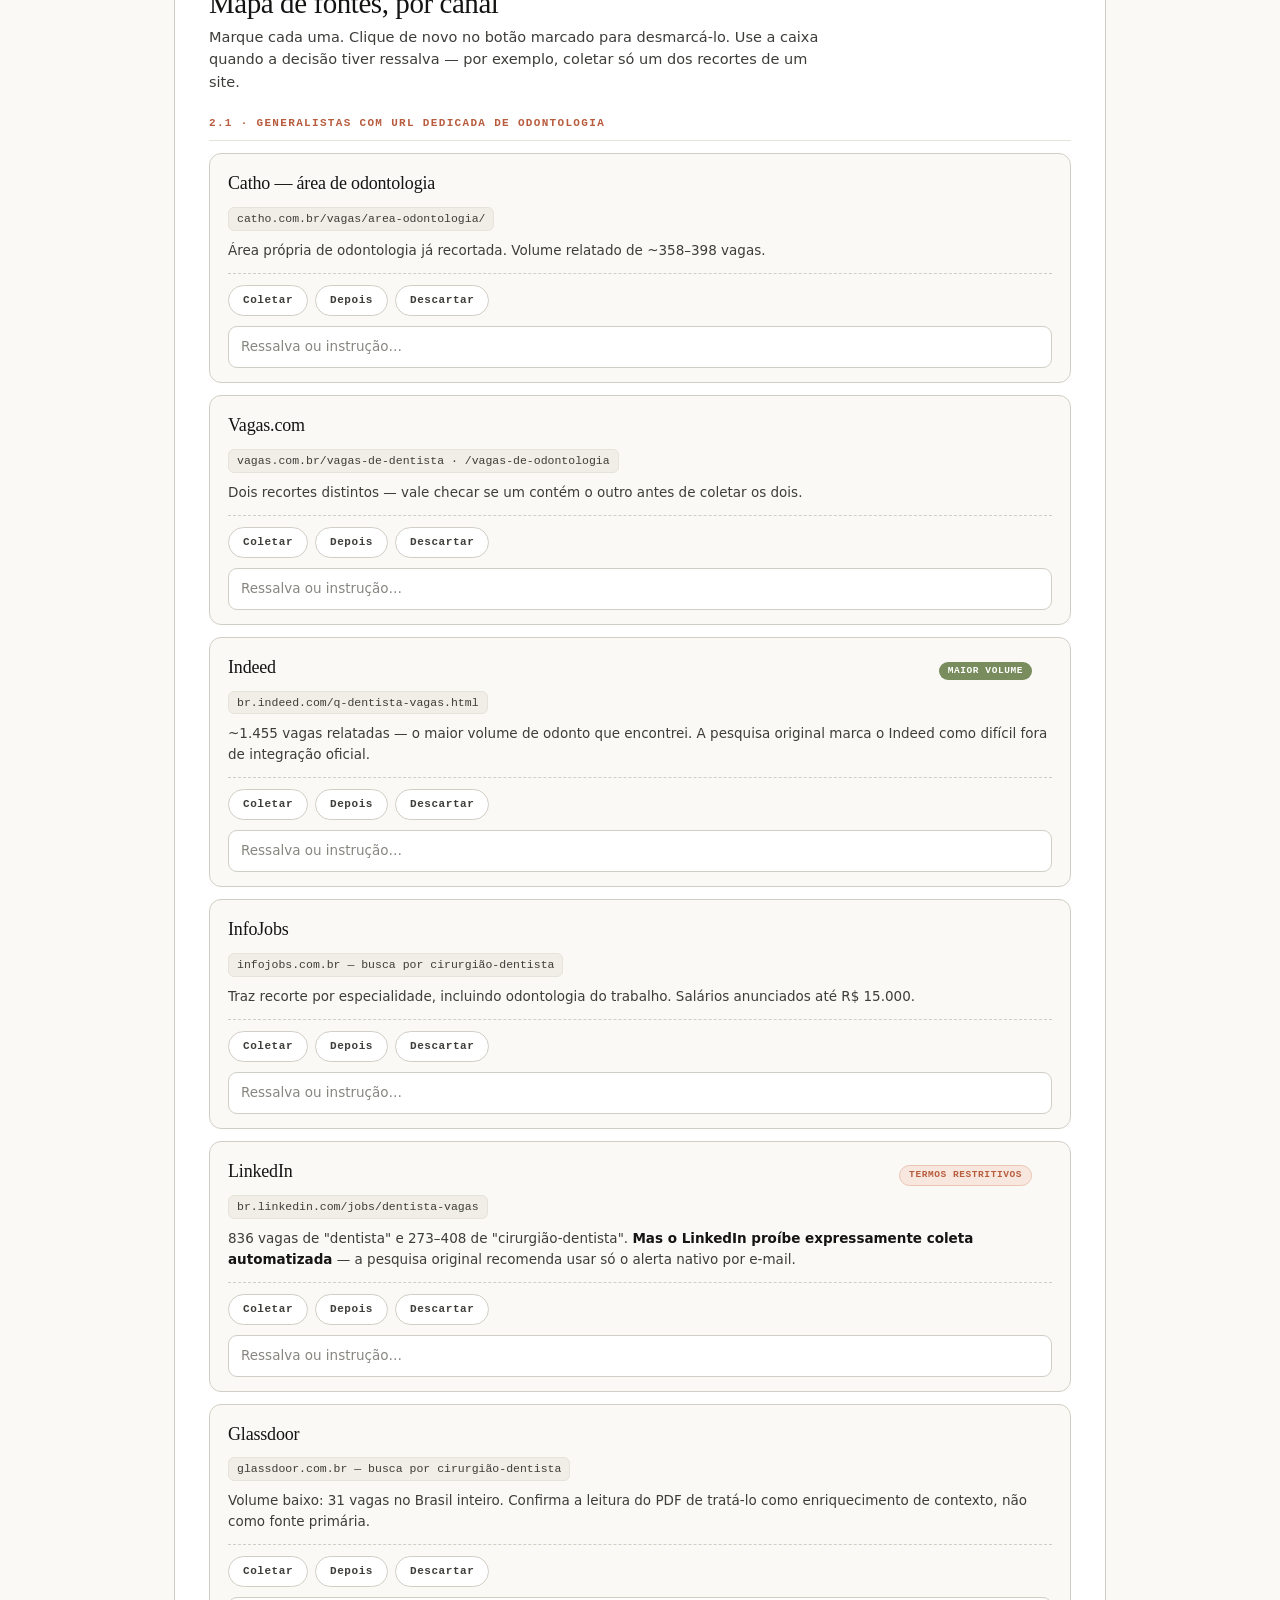
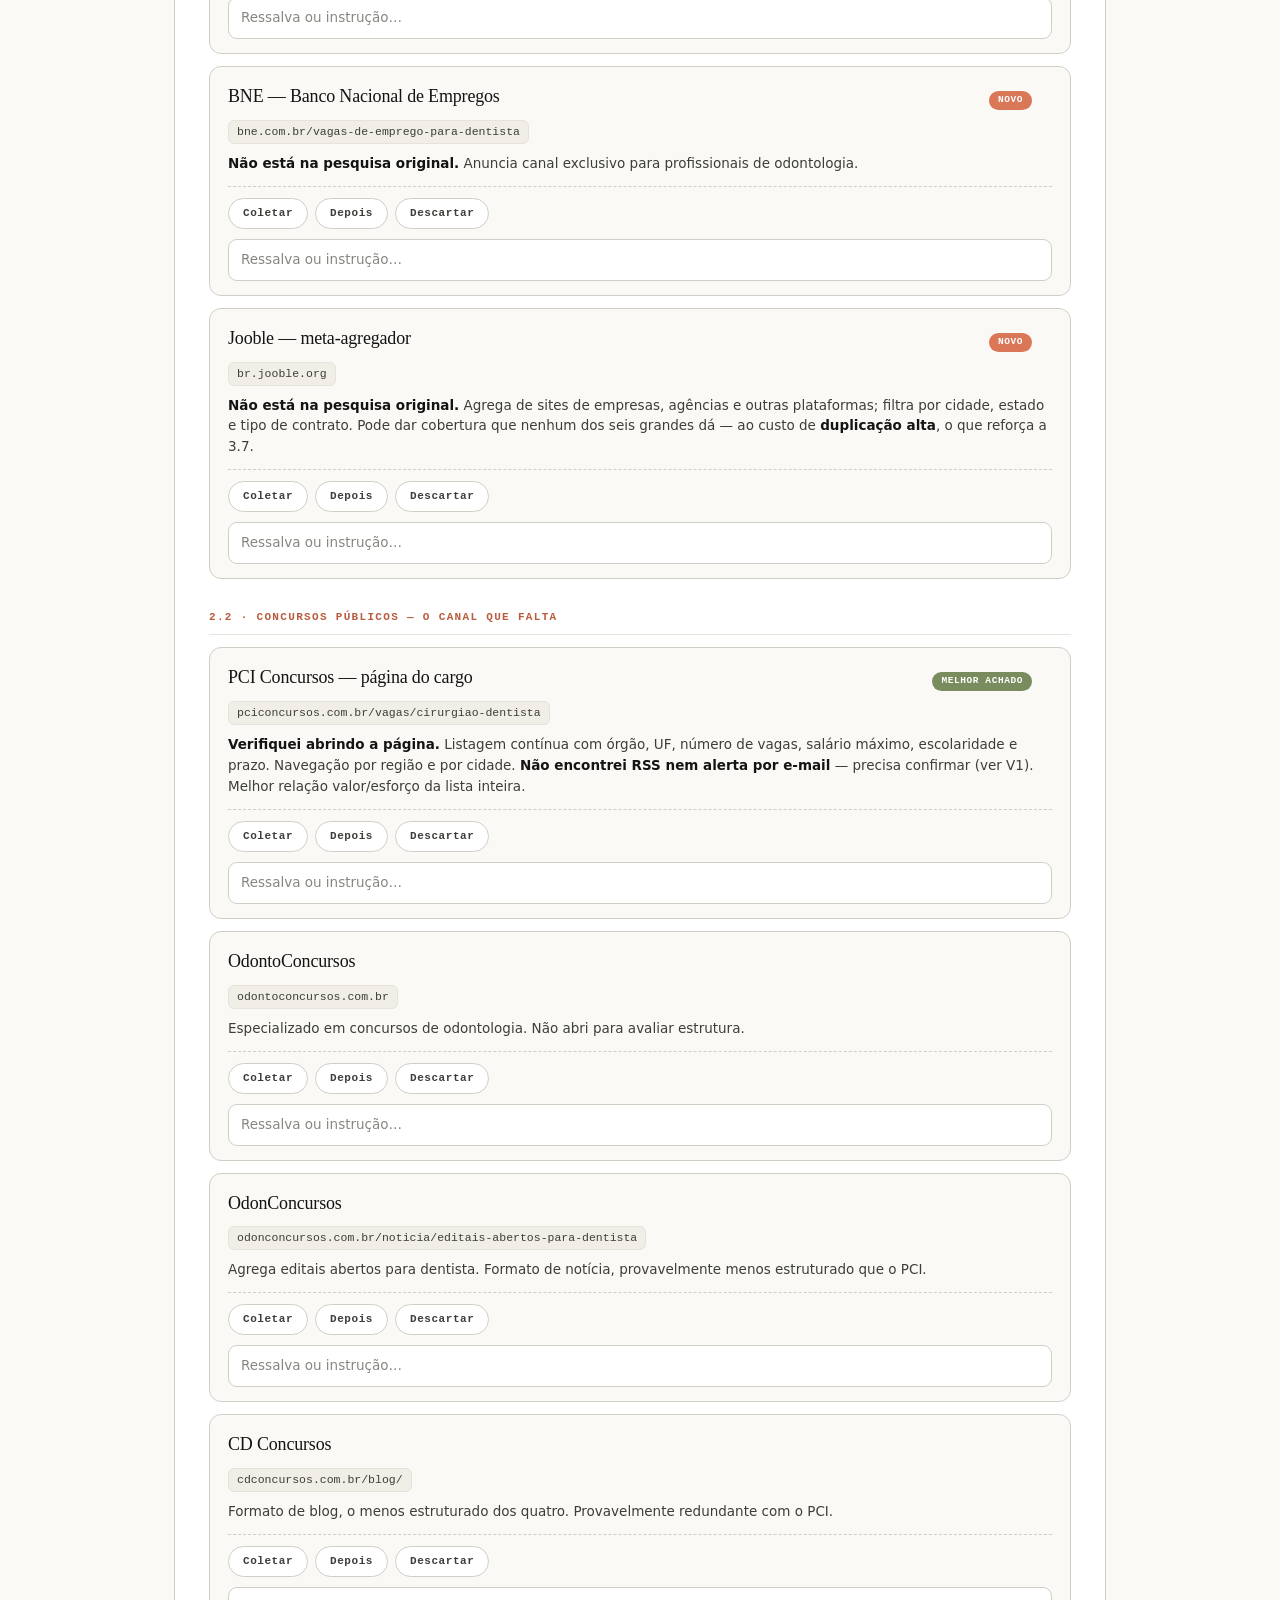
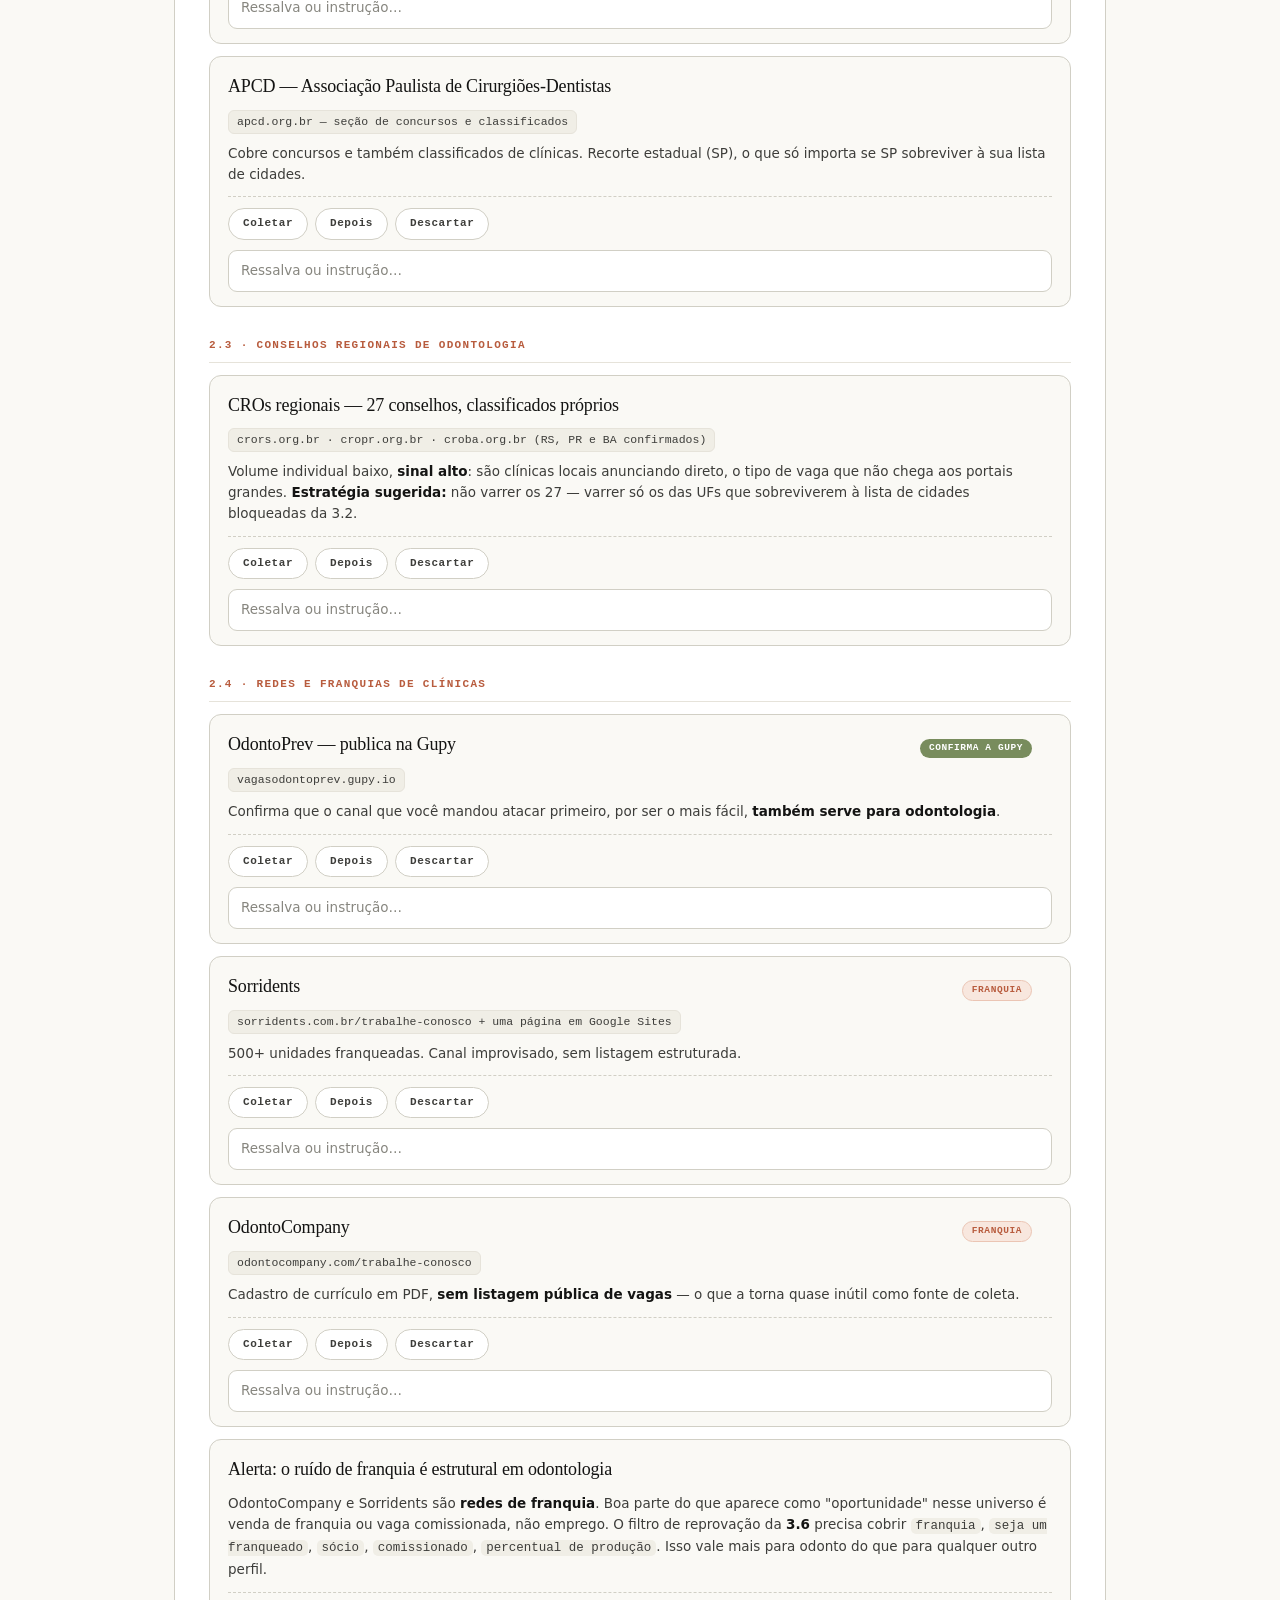
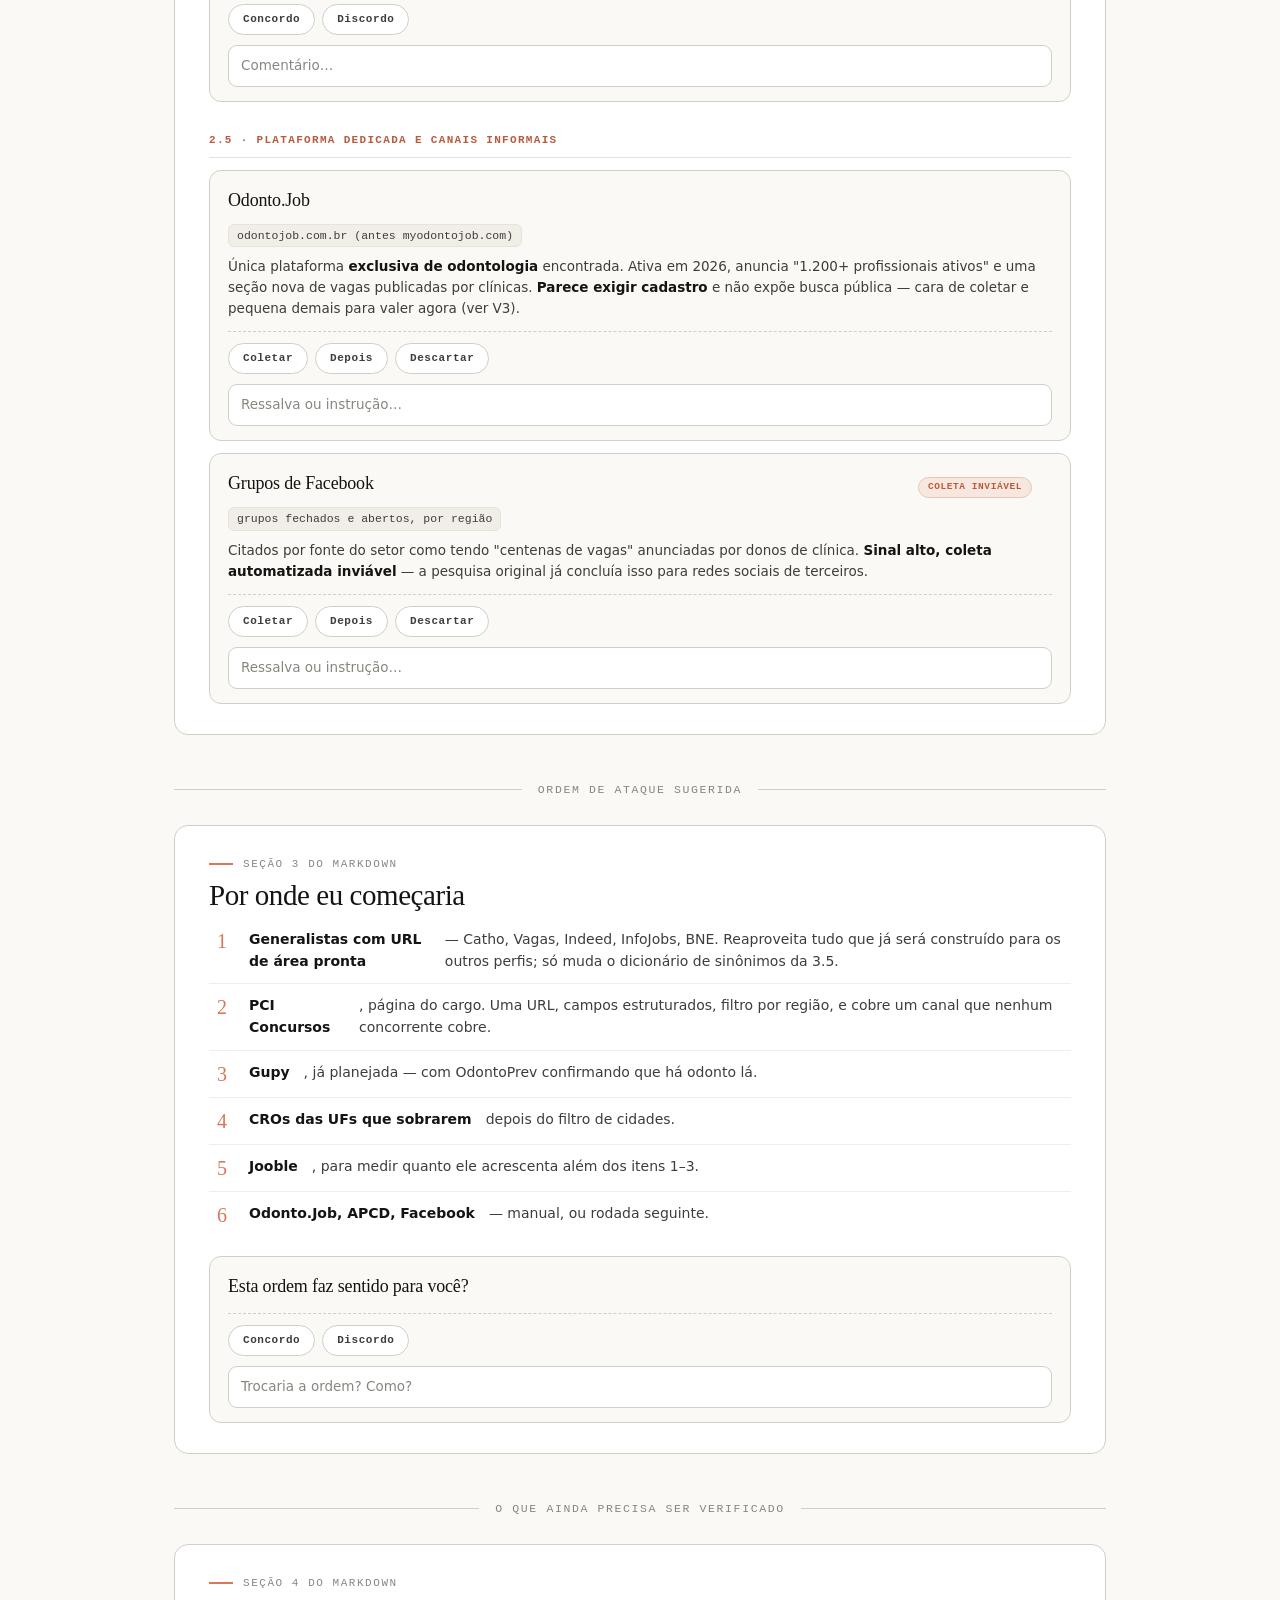
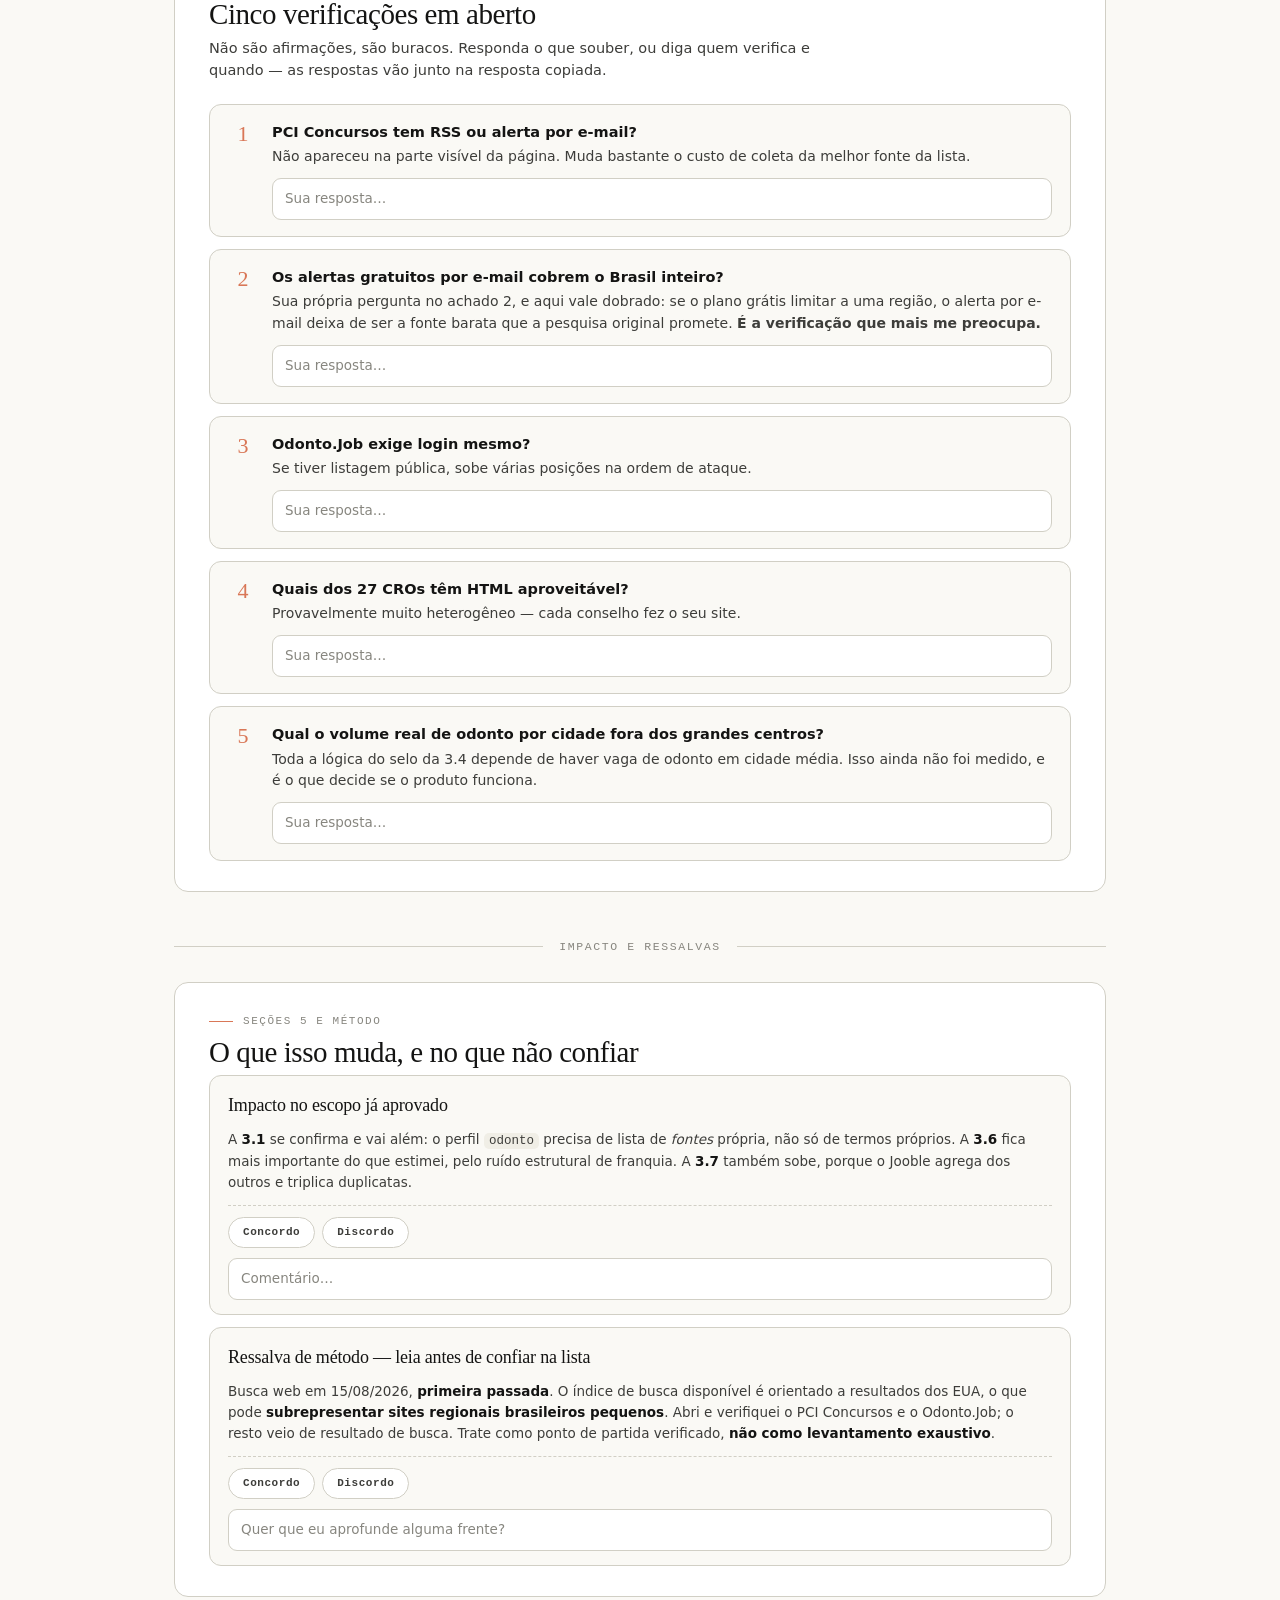
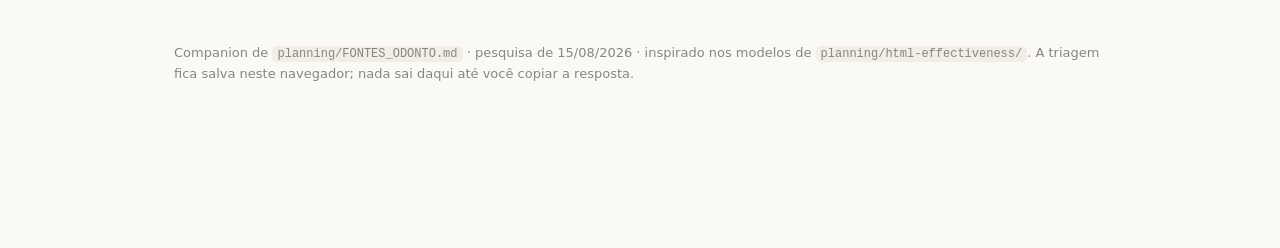
<file: planning/html/FONTES_ODONTO.html>
<!doctype html>
<html lang="pt-BR">
<head>
<meta charset="utf-8">
<meta name="viewport" content="width=device-width, initial-scale=1">
<title>Fontes — onde vive a vaga de odontologia no Brasil</title>
<style>
  :root {
    --ivory:  #FAF9F5;
    --paper:  #FFFFFF;
    --slate:  #141413;
    --clay:   #D97757;
    --clay-d: #B85C3E;
    --clay-bg:#FDF6F2;
    --oat:    #E3DACC;
    --olive:  #788C5D;
    --olive-d:#5E7047;
    --olive-bg:#F1F5EA;
    --ice:    #5F7A8A;
    --ice-d:  #4A626F;
    --ice-bg: #EDF2F5;
    --out:    #7A736A;
    --out-d:  #5E574F;
    --out-bg: #F2F0EC;
    --g100:   #F0EEE6;
    --g200:   #E6E3DA;
    --g300:   #D1CFC5;
    --g500:   #87867F;
    --g700:   #3D3D3A;
    --serif: ui-serif, Georgia, "Times New Roman", Times, serif;
    --sans: system-ui, -apple-system, "Segoe UI", Roboto, Helvetica, Arial, sans-serif;
    --mono: ui-monospace, "SF Mono", Menlo, Monaco, Consolas, monospace;
  }
  * { box-sizing: border-box; }
  html { scroll-behavior: smooth; }
  body {
    margin: 0; background: var(--ivory); color: var(--slate);
    font-family: var(--sans); line-height: 1.55;
    -webkit-font-smoothing: antialiased;
  }
  .wrap { max-width: 980px; margin: 0 auto; padding: 0 24px 170px; }

  /* ── cabecalho ──────────────────────── */
  header.page-head { padding: 56px 0 8px; }
  .eyebrow {
    font-family: var(--mono); font-size: 12px; letter-spacing: 0.12em;
    text-transform: uppercase; color: var(--g500); margin-bottom: 18px;
    display: flex; align-items: center; gap: 12px;
  }
  .eyebrow::before { content: ""; width: 24px; height: 1.5px; background: var(--clay); flex: none; }
  h1 {
    font-family: var(--serif); font-weight: 500;
    font-size: clamp(32px, 4.6vw, 46px); line-height: 1.08;
    letter-spacing: -0.018em; margin: 0 0 10px;
  }
  .lede { font-size: 16px; color: var(--g700); max-width: 680px; margin: 0 0 22px; }

  /* ── legenda ────────────────────────── */
  .legend { display: flex; flex-wrap: wrap; gap: 10px; margin: 0 0 12px; }
  .lg {
    display: flex; align-items: flex-start; gap: 10px;
    border: 1.5px solid var(--g300); border-radius: 10px;
    background: var(--paper); padding: 11px 14px; flex: 1 1 210px; min-width: 0;
  }
  .lg-key {
    font-family: var(--mono); font-size: 10px; font-weight: 700;
    letter-spacing: 0.06em; text-transform: uppercase;
    border-radius: 999px; padding: 3px 10px; flex: none; color: #fff;
    margin-top: 1px; white-space: nowrap;
  }
  .lg-key.co { background: var(--olive); }
  .lg-key.de { background: var(--ice); }
  .lg-key.dc { background: var(--out); }
  .lg-txt { font-size: 12.5px; color: var(--g700); line-height: 1.4; }
  .legend-nota {
    font-size: 13px; color: var(--g700); margin: 0 0 30px;
    padding-left: 14px; border-left: 3px solid var(--oat); max-width: 68ch;
  }

  /* ── cartao de destaque ─────────────── */
  .thesis {
    background: var(--paper); border: 1.5px solid var(--g300);
    border-radius: 14px; padding: 22px 24px;
    transition: border-color 140ms, background 140ms;
  }
  .thesis.st-concordo { border-color: var(--olive); background: var(--olive-bg); }
  .thesis.st-discordo { border-color: var(--clay);  background: var(--clay-bg); }
  .thesis.st-nota     { border-color: var(--clay);  background: var(--clay-bg); }
  .thesis-label {
    font-family: var(--mono); font-size: 11px; letter-spacing: 0.14em;
    text-transform: uppercase; color: var(--clay); margin-bottom: 12px;
  }
  .thesis blockquote {
    margin: 0; font-family: var(--serif); font-style: italic;
    font-size: 17.5px; line-height: 1.5; color: var(--slate); max-width: 62ch;
  }
  .thesis blockquote b { font-style: normal; font-weight: 600; color: var(--clay-d); }
  .thesis p.after {
    font-size: 14px; color: var(--g700); margin: 16px 0 0; max-width: 68ch;
    padding-top: 14px; border-top: 1px dashed var(--g300);
  }

  /* ── divisor ────────────────────────── */
  .divider {
    display: flex; align-items: center; gap: 16px; margin: 46px 0 26px;
    font-family: var(--mono); font-size: 11.5px; letter-spacing: 0.14em;
    text-transform: uppercase; color: var(--g500); white-space: nowrap;
  }
  .divider::before, .divider::after { content: ""; flex: 1; height: 1px; background: var(--g300); }

  /* ── secao ──────────────────────────── */
  .artifact {
    background: var(--paper); border: 1.5px solid var(--g300);
    border-radius: 14px; padding: 30px clamp(16px, 3.5vw, 34px) 30px; margin-bottom: 22px;
  }
  .artifact h2 {
    font-family: var(--serif); font-weight: 500;
    font-size: clamp(23px, 3vw, 29px); letter-spacing: -0.015em;
    line-height: 1.15; margin: 6px 0 6px;
  }
  .artifact h3.grupo {
    font-family: var(--mono); font-size: 11px; font-weight: 700;
    letter-spacing: 0.12em; text-transform: uppercase; color: var(--clay-d);
    margin: 30px 0 12px; padding-bottom: 8px; border-bottom: 1px solid var(--g200);
  }
  .artifact h3.grupo:first-of-type { margin-top: 4px; }
  .art-eyebrow {
    font-family: var(--mono); font-size: 11px; letter-spacing: 0.14em;
    text-transform: uppercase; color: var(--g500);
    display: flex; align-items: center; gap: 10px;
  }
  .art-eyebrow::before { content: ""; width: 24px; height: 1.5px; background: var(--clay); flex: none; }
  .art-sub { font-size: 14.5px; color: var(--g700); max-width: 68ch; margin: 0 0 22px; }
  code { font-family: var(--mono); font-size: 12.5px; background: var(--g100); border-radius: 5px; padding: 1px 5px; }

  /* ── cartoes ────────────────────────── */
  .cards { display: flex; flex-direction: column; gap: 12px; }
  .iv {
    border: 1.5px solid var(--g300); border-radius: 12px;
    background: var(--ivory); padding: 16px 18px 14px;
    scroll-margin-top: 20px;
    transition: border-color 140ms, background 140ms;
  }
  .iv.st-coletar   { border-color: var(--olive); background: var(--olive-bg); }
  .iv.st-depois    { border-color: var(--ice);   background: var(--ice-bg); }
  .iv.st-descartar { border-color: var(--out);   background: var(--out-bg); }
  .iv.st-concordo  { border-color: var(--olive); background: var(--olive-bg); }
  .iv.st-discordo  { border-color: var(--clay);  background: var(--clay-bg); }
  .iv.st-nota      { border-color: var(--clay);  background: var(--clay-bg); }
  .iv-top { display: flex; align-items: baseline; gap: 10px; flex-wrap: wrap; }
  .iv h4 {
    font-family: var(--serif); font-weight: 500; font-size: 18px;
    letter-spacing: -0.01em; margin: 0; flex: 1 1 auto; min-width: 180px;
  }
  .selo {
    font-family: var(--mono); font-size: 9.5px; font-weight: 700;
    letter-spacing: 0.06em; text-transform: uppercase;
    border-radius: 999px; padding: 2px 9px; flex: none; white-space: nowrap;
  }
  .selo.novo    { background: var(--clay); color: #fff; }
  .selo.estrela { background: var(--olive); color: #fff; }
  .selo.risco   { background: #F8E7DE; color: var(--clay-d); border: 1px solid #EBC5B4; }
  .url {
    display: inline-block; font-family: var(--mono); font-size: 11.5px;
    color: var(--g700); background: var(--g100); border: 1px solid var(--g200);
    border-radius: 6px; padding: 2px 8px; margin: 9px 0 0;
    max-width: 100%; overflow-wrap: anywhere;
  }
  .iv-body { font-size: 13.5px; color: var(--g700); margin: 9px 0 0; }
  .iv-body strong { color: var(--slate); font-weight: 600; }
  .iv-foot { margin-top: 12px; padding-top: 11px; border-top: 1px dashed var(--g300); }

  /* ── controles ──────────────────────── */
  .triage { display: flex; gap: 7px; flex-wrap: wrap; align-items: center; }
  .tri { position: relative; display: inline-flex; }
  .tri input {
    position: absolute; opacity: 0; width: 1px; height: 1px;
    margin: -1px; overflow: hidden; clip: rect(0 0 0 0);
  }
  .tri span {
    display: inline-block; font-family: var(--mono);
    font-size: 11px; font-weight: 700; letter-spacing: 0.05em;
    padding: 6px 14px; border-radius: 999px;
    border: 1.5px solid var(--g300); background: var(--paper);
    color: var(--g700); cursor: pointer; user-select: none;
    transition: background 120ms, border-color 120ms, color 120ms;
  }
  .tri span:hover { border-color: var(--g500); }
  .tri input:focus-visible + span { outline: 2px solid var(--slate); outline-offset: 2px; }
  .tri.co input:checked + span { background: var(--olive); border-color: var(--olive-d); color: #fff; }
  .tri.de input:checked + span { background: var(--ice);   border-color: var(--ice-d);   color: #fff; }
  .tri.dc input:checked + span { background: var(--out);   border-color: var(--out-d);   color: #fff; }
  .tri.cc input:checked + span { background: var(--olive); border-color: var(--olive-d); color: #fff; }
  .tri.dd input:checked + span { background: var(--clay);  border-color: var(--clay-d);  color: #fff; }

  .estado {
    font-family: var(--mono); font-size: 10px; font-weight: 700;
    letter-spacing: 0.07em; text-transform: uppercase;
    color: var(--g500); margin-left: auto; padding-left: 10px; text-align: right;
  }
  .estado.s-coletar, .estado.s-concordo { color: var(--olive-d); }
  .estado.s-depois   { color: var(--ice-d); }
  .estado.s-descartar{ color: var(--out-d); }
  .estado.s-discordo, .estado.s-nota { color: var(--clay-d); }

  textarea.cmt {
    display: block; width: 100%; margin-top: 10px;
    font-family: var(--sans); font-size: 13.5px; line-height: 1.5;
    color: var(--slate); background: var(--paper);
    border: 1.5px solid var(--g300); border-radius: 9px;
    padding: 9px 12px; resize: none; overflow: hidden; min-height: 42px;
    transition: border-color 120ms, box-shadow 120ms;
  }
  textarea.cmt::placeholder { color: var(--g500); }
  textarea.cmt:focus { outline: none; border-color: var(--clay); box-shadow: 0 0 0 3px rgba(217,119,87,.16); }
  textarea.cmt.preenchida { border-color: var(--clay); }

  /* ── ordem de ataque ────────────────── */
  ol.ordem { margin: 0 0 4px; padding-left: 0; list-style: none; counter-reset: passo; }
  ol.ordem li {
    display: flex; gap: 14px; align-items: flex-start;
    padding: 11px 0; border-bottom: 1px solid var(--g100);
    font-size: 14px; color: var(--g700);
  }
  ol.ordem li:last-child { border-bottom: none; }
  ol.ordem li::before {
    counter-increment: passo; content: counter(passo);
    font-family: var(--serif); font-size: 20px; color: var(--clay);
    flex: none; width: 26px; text-align: center; line-height: 1.2;
  }
  ol.ordem li b { color: var(--slate); font-weight: 600; }

  /* ── verificacoes ───────────────────── */
  .qs { display: flex; flex-direction: column; gap: 12px; }
  .q {
    display: flex; gap: 14px; align-items: flex-start;
    border: 1.5px solid var(--g300); border-radius: 12px;
    background: var(--ivory); padding: 16px 18px;
    transition: border-color 140ms, background 140ms;
  }
  .q.st-nota { border-color: var(--clay); background: var(--clay-bg); }
  .q-num {
    font-family: var(--serif); font-size: 22px; font-weight: 500;
    color: var(--clay); line-height: 1; flex: none;
    width: 30px; text-align: center; padding-top: 2px;
  }
  .q-txt { font-size: 14px; color: var(--g700); flex: 1 1 auto; min-width: 0; }
  .q-txt b { color: var(--slate); font-weight: 600; display: block; margin-bottom: 3px; font-size: 14.5px; }

  /* ── barra fixa ─────────────────────── */
  .replybar {
    position: fixed; left: 0; right: 0; bottom: 0;
    background: var(--slate); color: var(--ivory); z-index: 50;
    box-shadow: 0 -8px 24px rgba(20,20,19,.15);
  }
  .replybar-inner {
    max-width: 980px; margin: 0 auto; padding: 11px 24px;
    display: flex; align-items: center; gap: 12px;
  }
  .rb-counts { display: flex; gap: 5px; flex: none; }
  .rb-pill {
    font-family: var(--mono); font-size: 10.5px; font-weight: 700;
    letter-spacing: 0.03em; padding: 4px 9px; border-radius: 999px;
    white-space: nowrap; border: 1.5px solid transparent; color: #fff;
  }
  .rb-pill.co { background: var(--olive); border-color: var(--olive-d); }
  .rb-pill.de { background: var(--ice);   border-color: var(--ice-d); }
  .rb-pill.dc { background: var(--out);   border-color: var(--out-d); }
  .rb-pill.tx { background: var(--g700);  border-color: var(--g500); }
  .rb-pill.zero { background: transparent; color: var(--g500); border-color: var(--g700); }
  .rb-reply {
    flex: 1; font-family: var(--mono); font-size: 12px; color: var(--g300);
    overflow: hidden; text-overflow: ellipsis; white-space: nowrap; min-width: 0;
  }
  .rb-reply.live { color: var(--ivory); }
  button.rb-copy {
    flex: none; font-family: var(--mono); font-size: 12px; letter-spacing: 0.03em;
    background: var(--clay); color: #fff; border: 1.5px solid var(--clay-d);
    border-radius: 8px; padding: 8px 16px; cursor: pointer;
    transition: background 120ms, opacity 120ms;
  }
  button.rb-copy:hover:not(:disabled) { background: var(--clay-d); }
  button.rb-copy:disabled { opacity: .35; cursor: default; }
  button.rb-copy.copied { background: var(--olive); border-color: var(--olive); }
  button.rb-clear {
    flex: none; font-family: var(--mono); font-size: 11px;
    background: transparent; color: var(--g500);
    border: 1.5px solid var(--g700); border-radius: 8px;
    padding: 8px 12px; cursor: pointer;
    transition: color 120ms, border-color 120ms;
  }
  button.rb-clear:hover { color: var(--ivory); border-color: var(--g500); }
  @media (max-width: 860px) {
    .replybar-inner { flex-wrap: wrap; gap: 8px; padding: 10px 16px; }
    .rb-reply { order: 3; flex-basis: 100%; }
  }

  footer { margin-top: 46px; font-size: 13px; color: var(--g500); }
  footer code { font-size: 12px; }
</style>
</head>
<body>
<div class="wrap">

  <header class="page-head">
    <div class="eyebrow">monitor_vagas &middot; pesquisa de fontes &middot; prioridade nº 1</div>
    <h1>Onde vive a vaga de odontologia</h1>
    <p class="lede">Companion visual de <code>planning/FONTES_ODONTO.md</code>. Dezenove fontes
    para você decidir quais entram na primeira rodada de coleta, mais seis afirmações minhas e
    cinco verificações em aberto. A barra no rodapé monta a resposta para copiar e me mandar.</p>

    <div class="legend">
      <div class="lg">
        <span class="lg-key co">Coletar</span>
        <span class="lg-txt">Entra na primeira rodada. Vira conector no <code>DESIGN.md</code>.</span>
      </div>
      <div class="lg">
        <span class="lg-key de">Depois</span>
        <span class="lg-txt">Boa fonte, momento errado. Fica registrada para a rodada seguinte.</span>
      </div>
      <div class="lg">
        <span class="lg-key dc">Descartar</span>
        <span class="lg-txt">Não vale o esforço, nem agora nem depois. Sai do mapa.</span>
      </div>
    </div>

    <p class="legend-nota">A caixa de texto é <strong>independente do botão</strong> nesta página —
    serve para ressalva ou instrução ("coletar, mas só o recorte X"). Escrever sem clicar em nada
    vale como nota, sem decisão. Nos blocos que são <strong>afirmação minha</strong>, os botões são
    <strong>Concordo / Discordo</strong>, e discordância sai em destaque na resposta.</p>

    <div class="thesis" id="ivT1">
      <div class="thesis-label">O achado principal</div>
      <blockquote>A vaga de dentista <b>não vive nos mesmos lugares</b> que a vaga de dados, dev ou
      financeiro.</blockquote>
      <p class="after">Além dos generalistas, ela se concentra em quatro canais que a pesquisa do
      PDF não mapeia: concurso público municipal, classificados dos Conselhos Regionais, redes e
      franquias de clínicas, e uma plataforma dedicada. O SUS municipal é um dos maiores
      empregadores de dentistas do país — a Prefeitura de Florianópolis está com concurso de
      R$&nbsp;16.289,86.</p>
      <div class="iv-foot">
        <div class="triage" role="radiogroup" aria-label="Concordância com o achado principal">
          <label class="tri cc"><input type="radio" name="tT1" value="concordo" data-n="T1"><span>Concordo</span></label>
          <label class="tri dd"><input type="radio" name="tT1" value="discordo" data-n="T1"><span>Discordo</span></label>
          <span class="estado" data-estado="T1"></span>
        </div>
        <textarea class="cmt nota" data-n="T1" data-rotulo="Achado principal" rows="1" aria-label="Comentário sobre o achado principal" placeholder="Comentário…"></textarea>
      </div>
    </div>
  </header>

  <div class="divider">A consequência estrutural</div>

  <div class="artifact">
    <div class="art-eyebrow">Decisão de modelagem, ainda em aberto</div>
    <h2>Concurso público quebra o modelo de dados</h2>
    <p class="art-sub">Concurso <strong>não é uma vaga</strong> no formato do resto do sistema. Tem
    <strong>órgão</strong> em vez de empresa, <strong>prazo de inscrição</strong> em vez de data de
    publicação, <strong>banca organizadora</strong>, número de vagas, e a distinção entre
    <em>vaga imediata</em> e <em>cadastro reserva</em> — que é uma vaga que talvez nunca exista.
    Precisa entrar como o mesmo tipo de item, ou como entidade separada? Isso trava o
    <code>DESIGN.md</code>.</p>
    <div class="cards">
      <div class="iv" id="ivT2">
        <div class="iv-top">
          <h4>A minha leitura: entidade separada, com o mesmo feed de saída</h4>
          <span class="estado" data-estado="T2"></span>
        </div>
        <p class="iv-body">Forçar concurso no esquema de vaga faz metade dos campos ficarem vazios
        e a outra metade mentir. Modelar como entidade própria e unificar só na apresentação custa
        pouco agora e evita retrabalho quando entrarem prazo, banca e cadastro reserva.</p>
        <div class="iv-foot">
          <div class="triage" role="radiogroup" aria-label="Concordância com a modelagem de concurso">
            <label class="tri cc"><input type="radio" name="tT2" value="concordo" data-n="T2"><span>Concordo</span></label>
            <label class="tri dd"><input type="radio" name="tT2" value="discordo" data-n="T2"><span>Discordo</span></label>
          </div>
          <textarea class="cmt nota" data-n="T2" data-rotulo="Modelagem de concurso (entidade separada)" rows="1" aria-label="Comentário sobre a modelagem de concurso" placeholder="Comentário…"></textarea>
        </div>
      </div>
    </div>
  </div>

  <div class="divider">As dezenove fontes</div>

  <div class="artifact">
    <div class="art-eyebrow">Seção 2 do markdown</div>
    <h2>Mapa de fontes, por canal</h2>
    <p class="art-sub">Marque cada uma. Clique de novo no botão marcado para desmarcá-lo. Use a
    caixa quando a decisão tiver ressalva — por exemplo, coletar só um dos recortes de um site.</p>

    <h3 class="grupo">2.1 · Generalistas com URL dedicada de odontologia</h3>
    <div class="cards">

      <div class="iv" id="ivcatho">
        <div class="iv-top"><h4>Catho — área de odontologia</h4><span class="estado" data-estado="catho"></span></div>
        <span class="url">catho.com.br/vagas/area-odontologia/</span>
        <p class="iv-body">Área própria de odontologia já recortada. Volume relatado de ~358–398 vagas.</p>
        <div class="iv-foot">
          <div class="triage" role="radiogroup" aria-label="Triagem da fonte Catho">
            <label class="tri co"><input type="radio" name="tcatho" value="coletar" data-n="catho"><span>Coletar</span></label>
            <label class="tri de"><input type="radio" name="tcatho" value="depois" data-n="catho"><span>Depois</span></label>
            <label class="tri dc"><input type="radio" name="tcatho" value="descartar" data-n="catho"><span>Descartar</span></label>
          </div>
          <textarea class="cmt fonte" data-n="catho" data-rotulo="Catho" rows="1" aria-label="Comentário sobre Catho" placeholder="Ressalva ou instrução…"></textarea>
        </div>
      </div>

      <div class="iv" id="ivvagas">
        <div class="iv-top"><h4>Vagas.com</h4><span class="estado" data-estado="vagas"></span></div>
        <span class="url">vagas.com.br/vagas-de-dentista · /vagas-de-odontologia</span>
        <p class="iv-body">Dois recortes distintos — vale checar se um contém o outro antes de coletar os dois.</p>
        <div class="iv-foot">
          <div class="triage" role="radiogroup" aria-label="Triagem da fonte Vagas.com">
            <label class="tri co"><input type="radio" name="tvagas" value="coletar" data-n="vagas"><span>Coletar</span></label>
            <label class="tri de"><input type="radio" name="tvagas" value="depois" data-n="vagas"><span>Depois</span></label>
            <label class="tri dc"><input type="radio" name="tvagas" value="descartar" data-n="vagas"><span>Descartar</span></label>
          </div>
          <textarea class="cmt fonte" data-n="vagas" data-rotulo="Vagas.com" rows="1" aria-label="Comentário sobre Vagas.com" placeholder="Ressalva ou instrução…"></textarea>
        </div>
      </div>

      <div class="iv" id="ivindeed">
        <div class="iv-top"><h4>Indeed</h4><span class="selo estrela">maior volume</span><span class="estado" data-estado="indeed"></span></div>
        <span class="url">br.indeed.com/q-dentista-vagas.html</span>
        <p class="iv-body">~1.455 vagas relatadas — o maior volume de odonto que encontrei. A pesquisa
        original marca o Indeed como difícil fora de integração oficial.</p>
        <div class="iv-foot">
          <div class="triage" role="radiogroup" aria-label="Triagem da fonte Indeed">
            <label class="tri co"><input type="radio" name="tindeed" value="coletar" data-n="indeed"><span>Coletar</span></label>
            <label class="tri de"><input type="radio" name="tindeed" value="depois" data-n="indeed"><span>Depois</span></label>
            <label class="tri dc"><input type="radio" name="tindeed" value="descartar" data-n="indeed"><span>Descartar</span></label>
          </div>
          <textarea class="cmt fonte" data-n="indeed" data-rotulo="Indeed" rows="1" aria-label="Comentário sobre Indeed" placeholder="Ressalva ou instrução…"></textarea>
        </div>
      </div>

      <div class="iv" id="ivinfojobs">
        <div class="iv-top"><h4>InfoJobs</h4><span class="estado" data-estado="infojobs"></span></div>
        <span class="url">infojobs.com.br — busca por cirurgião-dentista</span>
        <p class="iv-body">Traz recorte por especialidade, incluindo odontologia do trabalho. Salários
        anunciados até R$ 15.000.</p>
        <div class="iv-foot">
          <div class="triage" role="radiogroup" aria-label="Triagem da fonte InfoJobs">
            <label class="tri co"><input type="radio" name="tinfojobs" value="coletar" data-n="infojobs"><span>Coletar</span></label>
            <label class="tri de"><input type="radio" name="tinfojobs" value="depois" data-n="infojobs"><span>Depois</span></label>
            <label class="tri dc"><input type="radio" name="tinfojobs" value="descartar" data-n="infojobs"><span>Descartar</span></label>
          </div>
          <textarea class="cmt fonte" data-n="infojobs" data-rotulo="InfoJobs" rows="1" aria-label="Comentário sobre InfoJobs" placeholder="Ressalva ou instrução…"></textarea>
        </div>
      </div>

      <div class="iv" id="ivlinkedin">
        <div class="iv-top"><h4>LinkedIn</h4><span class="selo risco">termos restritivos</span><span class="estado" data-estado="linkedin"></span></div>
        <span class="url">br.linkedin.com/jobs/dentista-vagas</span>
        <p class="iv-body">836 vagas de "dentista" e 273–408 de "cirurgião-dentista". <strong>Mas o
        LinkedIn proíbe expressamente coleta automatizada</strong> — a pesquisa original recomenda
        usar só o alerta nativo por e-mail.</p>
        <div class="iv-foot">
          <div class="triage" role="radiogroup" aria-label="Triagem da fonte LinkedIn">
            <label class="tri co"><input type="radio" name="tlinkedin" value="coletar" data-n="linkedin"><span>Coletar</span></label>
            <label class="tri de"><input type="radio" name="tlinkedin" value="depois" data-n="linkedin"><span>Depois</span></label>
            <label class="tri dc"><input type="radio" name="tlinkedin" value="descartar" data-n="linkedin"><span>Descartar</span></label>
          </div>
          <textarea class="cmt fonte" data-n="linkedin" data-rotulo="LinkedIn" rows="1" aria-label="Comentário sobre LinkedIn" placeholder="Ressalva ou instrução…"></textarea>
        </div>
      </div>

      <div class="iv" id="ivglassdoor">
        <div class="iv-top"><h4>Glassdoor</h4><span class="estado" data-estado="glassdoor"></span></div>
        <span class="url">glassdoor.com.br — busca por cirurgião-dentista</span>
        <p class="iv-body">Volume baixo: 31 vagas no Brasil inteiro. Confirma a leitura do PDF de tratá-lo
        como enriquecimento de contexto, não como fonte primária.</p>
        <div class="iv-foot">
          <div class="triage" role="radiogroup" aria-label="Triagem da fonte Glassdoor">
            <label class="tri co"><input type="radio" name="tglassdoor" value="coletar" data-n="glassdoor"><span>Coletar</span></label>
            <label class="tri de"><input type="radio" name="tglassdoor" value="depois" data-n="glassdoor"><span>Depois</span></label>
            <label class="tri dc"><input type="radio" name="tglassdoor" value="descartar" data-n="glassdoor"><span>Descartar</span></label>
          </div>
          <textarea class="cmt fonte" data-n="glassdoor" data-rotulo="Glassdoor" rows="1" aria-label="Comentário sobre Glassdoor" placeholder="Ressalva ou instrução…"></textarea>
        </div>
      </div>

      <div class="iv" id="ivbne">
        <div class="iv-top"><h4>BNE — Banco Nacional de Empregos</h4><span class="selo novo">novo</span><span class="estado" data-estado="bne"></span></div>
        <span class="url">bne.com.br/vagas-de-emprego-para-dentista</span>
        <p class="iv-body"><strong>Não está na pesquisa original.</strong> Anuncia canal exclusivo para
        profissionais de odontologia.</p>
        <div class="iv-foot">
          <div class="triage" role="radiogroup" aria-label="Triagem da fonte BNE">
            <label class="tri co"><input type="radio" name="tbne" value="coletar" data-n="bne"><span>Coletar</span></label>
            <label class="tri de"><input type="radio" name="tbne" value="depois" data-n="bne"><span>Depois</span></label>
            <label class="tri dc"><input type="radio" name="tbne" value="descartar" data-n="bne"><span>Descartar</span></label>
          </div>
          <textarea class="cmt fonte" data-n="bne" data-rotulo="BNE" rows="1" aria-label="Comentário sobre BNE" placeholder="Ressalva ou instrução…"></textarea>
        </div>
      </div>

      <div class="iv" id="ivjooble">
        <div class="iv-top"><h4>Jooble — meta-agregador</h4><span class="selo novo">novo</span><span class="estado" data-estado="jooble"></span></div>
        <span class="url">br.jooble.org</span>
        <p class="iv-body"><strong>Não está na pesquisa original.</strong> Agrega de sites de empresas,
        agências e outras plataformas; filtra por cidade, estado e tipo de contrato. Pode dar cobertura
        que nenhum dos seis grandes dá — ao custo de <strong>duplicação alta</strong>, o que reforça a 3.7.</p>
        <div class="iv-foot">
          <div class="triage" role="radiogroup" aria-label="Triagem da fonte Jooble">
            <label class="tri co"><input type="radio" name="tjooble" value="coletar" data-n="jooble"><span>Coletar</span></label>
            <label class="tri de"><input type="radio" name="tjooble" value="depois" data-n="jooble"><span>Depois</span></label>
            <label class="tri dc"><input type="radio" name="tjooble" value="descartar" data-n="jooble"><span>Descartar</span></label>
          </div>
          <textarea class="cmt fonte" data-n="jooble" data-rotulo="Jooble" rows="1" aria-label="Comentário sobre Jooble" placeholder="Ressalva ou instrução…"></textarea>
        </div>
      </div>
    </div>

    <h3 class="grupo">2.2 · Concursos públicos — o canal que falta</h3>
    <div class="cards">

      <div class="iv" id="ivpci">
        <div class="iv-top"><h4>PCI Concursos — página do cargo</h4><span class="selo estrela">melhor achado</span><span class="estado" data-estado="pci"></span></div>
        <span class="url">pciconcursos.com.br/vagas/cirurgiao-dentista</span>
        <p class="iv-body"><strong>Verifiquei abrindo a página.</strong> Listagem contínua com órgão, UF,
        número de vagas, salário máximo, escolaridade e prazo. Navegação por região e por cidade.
        <strong>Não encontrei RSS nem alerta por e-mail</strong> — precisa confirmar (ver V1).
        Melhor relação valor/esforço da lista inteira.</p>
        <div class="iv-foot">
          <div class="triage" role="radiogroup" aria-label="Triagem da fonte PCI Concursos">
            <label class="tri co"><input type="radio" name="tpci" value="coletar" data-n="pci"><span>Coletar</span></label>
            <label class="tri de"><input type="radio" name="tpci" value="depois" data-n="pci"><span>Depois</span></label>
            <label class="tri dc"><input type="radio" name="tpci" value="descartar" data-n="pci"><span>Descartar</span></label>
          </div>
          <textarea class="cmt fonte" data-n="pci" data-rotulo="PCI Concursos" rows="1" aria-label="Comentário sobre PCI Concursos" placeholder="Ressalva ou instrução…"></textarea>
        </div>
      </div>

      <div class="iv" id="ivodontoconcursos">
        <div class="iv-top"><h4>OdontoConcursos</h4><span class="estado" data-estado="odontoconcursos"></span></div>
        <span class="url">odontoconcursos.com.br</span>
        <p class="iv-body">Especializado em concursos de odontologia. Não abri para avaliar estrutura.</p>
        <div class="iv-foot">
          <div class="triage" role="radiogroup" aria-label="Triagem da fonte OdontoConcursos">
            <label class="tri co"><input type="radio" name="todontoconcursos" value="coletar" data-n="odontoconcursos"><span>Coletar</span></label>
            <label class="tri de"><input type="radio" name="todontoconcursos" value="depois" data-n="odontoconcursos"><span>Depois</span></label>
            <label class="tri dc"><input type="radio" name="todontoconcursos" value="descartar" data-n="odontoconcursos"><span>Descartar</span></label>
          </div>
          <textarea class="cmt fonte" data-n="odontoconcursos" data-rotulo="OdontoConcursos" rows="1" aria-label="Comentário sobre OdontoConcursos" placeholder="Ressalva ou instrução…"></textarea>
        </div>
      </div>

      <div class="iv" id="ivodonconcursos">
        <div class="iv-top"><h4>OdonConcursos</h4><span class="estado" data-estado="odonconcursos"></span></div>
        <span class="url">odonconcursos.com.br/noticia/editais-abertos-para-dentista</span>
        <p class="iv-body">Agrega editais abertos para dentista. Formato de notícia, provavelmente menos
        estruturado que o PCI.</p>
        <div class="iv-foot">
          <div class="triage" role="radiogroup" aria-label="Triagem da fonte OdonConcursos">
            <label class="tri co"><input type="radio" name="todonconcursos" value="coletar" data-n="odonconcursos"><span>Coletar</span></label>
            <label class="tri de"><input type="radio" name="todonconcursos" value="depois" data-n="odonconcursos"><span>Depois</span></label>
            <label class="tri dc"><input type="radio" name="todonconcursos" value="descartar" data-n="odonconcursos"><span>Descartar</span></label>
          </div>
          <textarea class="cmt fonte" data-n="odonconcursos" data-rotulo="OdonConcursos" rows="1" aria-label="Comentário sobre OdonConcursos" placeholder="Ressalva ou instrução…"></textarea>
        </div>
      </div>

      <div class="iv" id="ivcdconcursos">
        <div class="iv-top"><h4>CD Concursos</h4><span class="estado" data-estado="cdconcursos"></span></div>
        <span class="url">cdconcursos.com.br/blog/</span>
        <p class="iv-body">Formato de blog, o menos estruturado dos quatro. Provavelmente redundante com
        o PCI.</p>
        <div class="iv-foot">
          <div class="triage" role="radiogroup" aria-label="Triagem da fonte CD Concursos">
            <label class="tri co"><input type="radio" name="tcdconcursos" value="coletar" data-n="cdconcursos"><span>Coletar</span></label>
            <label class="tri de"><input type="radio" name="tcdconcursos" value="depois" data-n="cdconcursos"><span>Depois</span></label>
            <label class="tri dc"><input type="radio" name="tcdconcursos" value="descartar" data-n="cdconcursos"><span>Descartar</span></label>
          </div>
          <textarea class="cmt fonte" data-n="cdconcursos" data-rotulo="CD Concursos" rows="1" aria-label="Comentário sobre CD Concursos" placeholder="Ressalva ou instrução…"></textarea>
        </div>
      </div>

      <div class="iv" id="ivapcd">
        <div class="iv-top"><h4>APCD — Associação Paulista de Cirurgiões-Dentistas</h4><span class="estado" data-estado="apcd"></span></div>
        <span class="url">apcd.org.br — seção de concursos e classificados</span>
        <p class="iv-body">Cobre concursos e também classificados de clínicas. Recorte estadual (SP), o
        que só importa se SP sobreviver à sua lista de cidades.</p>
        <div class="iv-foot">
          <div class="triage" role="radiogroup" aria-label="Triagem da fonte APCD">
            <label class="tri co"><input type="radio" name="tapcd" value="coletar" data-n="apcd"><span>Coletar</span></label>
            <label class="tri de"><input type="radio" name="tapcd" value="depois" data-n="apcd"><span>Depois</span></label>
            <label class="tri dc"><input type="radio" name="tapcd" value="descartar" data-n="apcd"><span>Descartar</span></label>
          </div>
          <textarea class="cmt fonte" data-n="apcd" data-rotulo="APCD" rows="1" aria-label="Comentário sobre APCD" placeholder="Ressalva ou instrução…"></textarea>
        </div>
      </div>
    </div>

    <h3 class="grupo">2.3 · Conselhos Regionais de Odontologia</h3>
    <div class="cards">
      <div class="iv" id="ivcro">
        <div class="iv-top"><h4>CROs regionais — 27 conselhos, classificados próprios</h4><span class="estado" data-estado="cro"></span></div>
        <span class="url">crors.org.br · cropr.org.br · croba.org.br (RS, PR e BA confirmados)</span>
        <p class="iv-body">Volume individual baixo, <strong>sinal alto</strong>: são clínicas locais
        anunciando direto, o tipo de vaga que não chega aos portais grandes.
        <strong>Estratégia sugerida:</strong> não varrer os 27 — varrer só os das UFs que sobreviverem
        à lista de cidades bloqueadas da 3.2.</p>
        <div class="iv-foot">
          <div class="triage" role="radiogroup" aria-label="Triagem das fontes CRO">
            <label class="tri co"><input type="radio" name="tcro" value="coletar" data-n="cro"><span>Coletar</span></label>
            <label class="tri de"><input type="radio" name="tcro" value="depois" data-n="cro"><span>Depois</span></label>
            <label class="tri dc"><input type="radio" name="tcro" value="descartar" data-n="cro"><span>Descartar</span></label>
          </div>
          <textarea class="cmt fonte" data-n="cro" data-rotulo="CROs regionais" rows="1" aria-label="Comentário sobre os CROs" placeholder="Ressalva ou instrução…"></textarea>
        </div>
      </div>
    </div>

    <h3 class="grupo">2.4 · Redes e franquias de clínicas</h3>
    <div class="cards">

      <div class="iv" id="ivodontoprev">
        <div class="iv-top"><h4>OdontoPrev — publica na Gupy</h4><span class="selo estrela">confirma a Gupy</span><span class="estado" data-estado="odontoprev"></span></div>
        <span class="url">vagasodontoprev.gupy.io</span>
        <p class="iv-body">Confirma que o canal que você mandou atacar primeiro, por ser o mais fácil,
        <strong>também serve para odontologia</strong>.</p>
        <div class="iv-foot">
          <div class="triage" role="radiogroup" aria-label="Triagem da fonte OdontoPrev">
            <label class="tri co"><input type="radio" name="todontoprev" value="coletar" data-n="odontoprev"><span>Coletar</span></label>
            <label class="tri de"><input type="radio" name="todontoprev" value="depois" data-n="odontoprev"><span>Depois</span></label>
            <label class="tri dc"><input type="radio" name="todontoprev" value="descartar" data-n="odontoprev"><span>Descartar</span></label>
          </div>
          <textarea class="cmt fonte" data-n="odontoprev" data-rotulo="OdontoPrev (Gupy)" rows="1" aria-label="Comentário sobre OdontoPrev" placeholder="Ressalva ou instrução…"></textarea>
        </div>
      </div>

      <div class="iv" id="ivsorridents">
        <div class="iv-top"><h4>Sorridents</h4><span class="selo risco">franquia</span><span class="estado" data-estado="sorridents"></span></div>
        <span class="url">sorridents.com.br/trabalhe-conosco + uma página em Google Sites</span>
        <p class="iv-body">500+ unidades franqueadas. Canal improvisado, sem listagem estruturada.</p>
        <div class="iv-foot">
          <div class="triage" role="radiogroup" aria-label="Triagem da fonte Sorridents">
            <label class="tri co"><input type="radio" name="tsorridents" value="coletar" data-n="sorridents"><span>Coletar</span></label>
            <label class="tri de"><input type="radio" name="tsorridents" value="depois" data-n="sorridents"><span>Depois</span></label>
            <label class="tri dc"><input type="radio" name="tsorridents" value="descartar" data-n="sorridents"><span>Descartar</span></label>
          </div>
          <textarea class="cmt fonte" data-n="sorridents" data-rotulo="Sorridents" rows="1" aria-label="Comentário sobre Sorridents" placeholder="Ressalva ou instrução…"></textarea>
        </div>
      </div>

      <div class="iv" id="ivodontocompany">
        <div class="iv-top"><h4>OdontoCompany</h4><span class="selo risco">franquia</span><span class="estado" data-estado="odontocompany"></span></div>
        <span class="url">odontocompany.com/trabalhe-conosco</span>
        <p class="iv-body">Cadastro de currículo em PDF, <strong>sem listagem pública de vagas</strong> —
        o que a torna quase inútil como fonte de coleta.</p>
        <div class="iv-foot">
          <div class="triage" role="radiogroup" aria-label="Triagem da fonte OdontoCompany">
            <label class="tri co"><input type="radio" name="todontocompany" value="coletar" data-n="odontocompany"><span>Coletar</span></label>
            <label class="tri de"><input type="radio" name="todontocompany" value="depois" data-n="odontocompany"><span>Depois</span></label>
            <label class="tri dc"><input type="radio" name="todontocompany" value="descartar" data-n="odontocompany"><span>Descartar</span></label>
          </div>
          <textarea class="cmt fonte" data-n="odontocompany" data-rotulo="OdontoCompany" rows="1" aria-label="Comentário sobre OdontoCompany" placeholder="Ressalva ou instrução…"></textarea>
        </div>
      </div>

      <div class="iv" id="ivT3">
        <div class="iv-top"><h4>Alerta: o ruído de franquia é estrutural em odontologia</h4><span class="estado" data-estado="T3"></span></div>
        <p class="iv-body">OdontoCompany e Sorridents são <strong>redes de franquia</strong>. Boa parte do
        que aparece como "oportunidade" nesse universo é venda de franquia ou vaga comissionada, não
        emprego. O filtro de reprovação da <strong>3.6</strong> precisa cobrir <code>franquia</code>,
        <code>seja um franqueado</code>, <code>sócio</code>, <code>comissionado</code>,
        <code>percentual de produção</code>. Isso vale mais para odonto do que para qualquer outro perfil.</p>
        <div class="iv-foot">
          <div class="triage" role="radiogroup" aria-label="Concordância com o alerta de franquia">
            <label class="tri cc"><input type="radio" name="tT3" value="concordo" data-n="T3"><span>Concordo</span></label>
            <label class="tri dd"><input type="radio" name="tT3" value="discordo" data-n="T3"><span>Discordo</span></label>
          </div>
          <textarea class="cmt nota" data-n="T3" data-rotulo="Alerta de franquia/comissionado (impacto na 3.6)" rows="1" aria-label="Comentário sobre o alerta de franquia" placeholder="Comentário…"></textarea>
        </div>
      </div>
    </div>

    <h3 class="grupo">2.5 · Plataforma dedicada e canais informais</h3>
    <div class="cards">

      <div class="iv" id="ivodontojob">
        <div class="iv-top"><h4>Odonto.Job</h4><span class="estado" data-estado="odontojob"></span></div>
        <span class="url">odontojob.com.br (antes myodontojob.com)</span>
        <p class="iv-body">Única plataforma <strong>exclusiva de odontologia</strong> encontrada. Ativa em
        2026, anuncia "1.200+ profissionais ativos" e uma seção nova de vagas publicadas por clínicas.
        <strong>Parece exigir cadastro</strong> e não expõe busca pública — cara de coletar e pequena
        demais para valer agora (ver V3).</p>
        <div class="iv-foot">
          <div class="triage" role="radiogroup" aria-label="Triagem da fonte Odonto.Job">
            <label class="tri co"><input type="radio" name="todontojob" value="coletar" data-n="odontojob"><span>Coletar</span></label>
            <label class="tri de"><input type="radio" name="todontojob" value="depois" data-n="odontojob"><span>Depois</span></label>
            <label class="tri dc"><input type="radio" name="todontojob" value="descartar" data-n="odontojob"><span>Descartar</span></label>
          </div>
          <textarea class="cmt fonte" data-n="odontojob" data-rotulo="Odonto.Job" rows="1" aria-label="Comentário sobre Odonto.Job" placeholder="Ressalva ou instrução…"></textarea>
        </div>
      </div>

      <div class="iv" id="ivfacebook">
        <div class="iv-top"><h4>Grupos de Facebook</h4><span class="selo risco">coleta inviável</span><span class="estado" data-estado="facebook"></span></div>
        <span class="url">grupos fechados e abertos, por região</span>
        <p class="iv-body">Citados por fonte do setor como tendo "centenas de vagas" anunciadas por donos
        de clínica. <strong>Sinal alto, coleta automatizada inviável</strong> — a pesquisa original já
        concluía isso para redes sociais de terceiros.</p>
        <div class="iv-foot">
          <div class="triage" role="radiogroup" aria-label="Triagem dos grupos de Facebook">
            <label class="tri co"><input type="radio" name="tfacebook" value="coletar" data-n="facebook"><span>Coletar</span></label>
            <label class="tri de"><input type="radio" name="tfacebook" value="depois" data-n="facebook"><span>Depois</span></label>
            <label class="tri dc"><input type="radio" name="tfacebook" value="descartar" data-n="facebook"><span>Descartar</span></label>
          </div>
          <textarea class="cmt fonte" data-n="facebook" data-rotulo="Grupos de Facebook" rows="1" aria-label="Comentário sobre grupos de Facebook" placeholder="Ressalva ou instrução…"></textarea>
        </div>
      </div>
    </div>
  </div>

  <div class="divider">Ordem de ataque sugerida</div>

  <div class="artifact">
    <div class="art-eyebrow">Seção 3 do markdown</div>
    <h2>Por onde eu começaria</h2>
    <ol class="ordem">
      <li><b>Generalistas com URL de área pronta</b> — Catho, Vagas, Indeed, InfoJobs, BNE. Reaproveita tudo que já será construído para os outros perfis; só muda o dicionário de sinônimos da 3.5.</li>
      <li><b>PCI Concursos</b>, página do cargo. Uma URL, campos estruturados, filtro por região, e cobre um canal que nenhum concorrente cobre.</li>
      <li><b>Gupy</b>, já planejada — com OdontoPrev confirmando que há odonto lá.</li>
      <li><b>CROs das UFs que sobrarem</b> depois do filtro de cidades.</li>
      <li><b>Jooble</b>, para medir quanto ele acrescenta além dos itens 1–3.</li>
      <li><b>Odonto.Job, APCD, Facebook</b> — manual, ou rodada seguinte.</li>
    </ol>
    <div class="cards" style="margin-top:18px">
      <div class="iv" id="ivT4">
        <div class="iv-top"><h4>Esta ordem faz sentido para você?</h4><span class="estado" data-estado="T4"></span></div>
        <div class="iv-foot">
          <div class="triage" role="radiogroup" aria-label="Concordância com a ordem de ataque">
            <label class="tri cc"><input type="radio" name="tT4" value="concordo" data-n="T4"><span>Concordo</span></label>
            <label class="tri dd"><input type="radio" name="tT4" value="discordo" data-n="T4"><span>Discordo</span></label>
          </div>
          <textarea class="cmt nota" data-n="T4" data-rotulo="Ordem de ataque" rows="1" aria-label="Comentário sobre a ordem de ataque" placeholder="Trocaria a ordem? Como?"></textarea>
        </div>
      </div>
    </div>
  </div>

  <div class="divider">O que ainda precisa ser verificado</div>

  <div class="artifact">
    <div class="art-eyebrow">Seção 4 do markdown</div>
    <h2>Cinco verificações em aberto</h2>
    <p class="art-sub">Não são afirmações, são buracos. Responda o que souber, ou diga quem verifica
    e quando — as respostas vão junto na resposta copiada.</p>
    <div class="qs">
      <div class="q" id="ivV1">
        <div class="q-num">1</div>
        <div class="q-txt"><b>PCI Concursos tem RSS ou alerta por e-mail?</b>
        Não apareceu na parte visível da página. Muda bastante o custo de coleta da melhor fonte da lista.
        <textarea class="cmt resp" data-n="V1" data-rotulo="V1 (RSS do PCI)" rows="1" aria-label="Resposta à verificação 1" placeholder="Sua resposta…"></textarea></div>
      </div>
      <div class="q" id="ivV2">
        <div class="q-num">2</div>
        <div class="q-txt"><b>Os alertas gratuitos por e-mail cobrem o Brasil inteiro?</b>
        Sua própria pergunta no achado 2, e aqui vale dobrado: se o plano grátis limitar a uma região, o
        alerta por e-mail deixa de ser a fonte barata que a pesquisa original promete. <strong>É a
        verificação que mais me preocupa.</strong>
        <textarea class="cmt resp" data-n="V2" data-rotulo="V2 (alcance dos alertas grátis)" rows="1" aria-label="Resposta à verificação 2" placeholder="Sua resposta…"></textarea></div>
      </div>
      <div class="q" id="ivV3">
        <div class="q-num">3</div>
        <div class="q-txt"><b>Odonto.Job exige login mesmo?</b>
        Se tiver listagem pública, sobe várias posições na ordem de ataque.
        <textarea class="cmt resp" data-n="V3" data-rotulo="V3 (login no Odonto.Job)" rows="1" aria-label="Resposta à verificação 3" placeholder="Sua resposta…"></textarea></div>
      </div>
      <div class="q" id="ivV4">
        <div class="q-num">4</div>
        <div class="q-txt"><b>Quais dos 27 CROs têm HTML aproveitável?</b>
        Provavelmente muito heterogêneo — cada conselho fez o seu site.
        <textarea class="cmt resp" data-n="V4" data-rotulo="V4 (HTML dos CROs)" rows="1" aria-label="Resposta à verificação 4" placeholder="Sua resposta…"></textarea></div>
      </div>
      <div class="q" id="ivV5">
        <div class="q-num">5</div>
        <div class="q-txt"><b>Qual o volume real de odonto por cidade fora dos grandes centros?</b>
        Toda a lógica do selo da 3.4 depende de haver vaga de odonto em cidade média. Isso ainda não foi
        medido, e é o que decide se o produto funciona.
        <textarea class="cmt resp" data-n="V5" data-rotulo="V5 (volume por cidade média)" rows="1" aria-label="Resposta à verificação 5" placeholder="Sua resposta…"></textarea></div>
      </div>
    </div>
  </div>

  <div class="divider">Impacto e ressalvas</div>

  <div class="artifact">
    <div class="art-eyebrow">Seções 5 e método</div>
    <h2>O que isso muda, e no que não confiar</h2>
    <div class="cards">

      <div class="iv" id="ivT5">
        <div class="iv-top"><h4>Impacto no escopo já aprovado</h4><span class="estado" data-estado="T5"></span></div>
        <p class="iv-body">A <strong>3.1</strong> se confirma e vai além: o perfil <code>odonto</code>
        precisa de lista de <em>fontes</em> própria, não só de termos próprios. A <strong>3.6</strong>
        fica mais importante do que estimei, pelo ruído estrutural de franquia. A <strong>3.7</strong>
        também sobe, porque o Jooble agrega dos outros e triplica duplicatas.</p>
        <div class="iv-foot">
          <div class="triage" role="radiogroup" aria-label="Concordância com o impacto no escopo">
            <label class="tri cc"><input type="radio" name="tT5" value="concordo" data-n="T5"><span>Concordo</span></label>
            <label class="tri dd"><input type="radio" name="tT5" value="discordo" data-n="T5"><span>Discordo</span></label>
          </div>
          <textarea class="cmt nota" data-n="T5" data-rotulo="Impacto no escopo aprovado" rows="1" aria-label="Comentário sobre o impacto no escopo" placeholder="Comentário…"></textarea>
        </div>
      </div>

      <div class="iv" id="ivT6">
        <div class="iv-top"><h4>Ressalva de método — leia antes de confiar na lista</h4><span class="estado" data-estado="T6"></span></div>
        <p class="iv-body">Busca web em 15/08/2026, <strong>primeira passada</strong>. O índice de busca
        disponível é orientado a resultados dos EUA, o que pode <strong>subrepresentar sites regionais
        brasileiros pequenos</strong>. Abri e verifiquei o PCI Concursos e o Odonto.Job; o resto veio de
        resultado de busca. Trate como ponto de partida verificado, <strong>não como levantamento
        exaustivo</strong>.</p>
        <div class="iv-foot">
          <div class="triage" role="radiogroup" aria-label="Concordância com a ressalva de método">
            <label class="tri cc"><input type="radio" name="tT6" value="concordo" data-n="T6"><span>Concordo</span></label>
            <label class="tri dd"><input type="radio" name="tT6" value="discordo" data-n="T6"><span>Discordo</span></label>
          </div>
          <textarea class="cmt nota" data-n="T6" data-rotulo="Ressalva de método" rows="1" aria-label="Comentário sobre a ressalva de método" placeholder="Quer que eu aprofunde alguma frente?"></textarea>
        </div>
      </div>
    </div>
  </div>

  <footer>
    Companion de <code>planning/FONTES_ODONTO.md</code> · pesquisa de 15/08/2026 ·
    inspirado nos modelos de <code>planning/html-effectiveness/</code>.
    A triagem fica salva neste navegador; nada sai daqui até você copiar a resposta.
  </footer>
</div>

<div class="replybar">
  <div class="replybar-inner">
    <div class="rb-counts">
      <span class="rb-pill co zero" id="rbCo">0 coletar</span>
      <span class="rb-pill de zero" id="rbDe">0 depois</span>
      <span class="rb-pill dc zero" id="rbDc">0 descartar</span>
      <span class="rb-pill tx zero" id="rbTx">0 no texto</span>
    </div>
    <span class="rb-reply" id="rbReply">Nada marcado — sua resposta é montada aqui.</span>
    <button class="rb-clear" id="rbClear" type="button">limpar</button>
    <button class="rb-copy" id="rbCopy" type="button" disabled>copiar resposta</button>
  </div>
</div>

<script>
(function () {
  var KEY = 'monitor_vagas_fontes_v1';

  var radios = Array.prototype.slice.call(document.querySelectorAll('.tri input[type="radio"]'));
  var caixas = Array.prototype.slice.call(document.querySelectorAll('textarea.cmt'));

  // Tres tipos convivem na pagina:
  //   fonte    -> Coletar / Depois / Descartar, decisao de coleta
  //   texto    -> Concordo / Discordo, afirmacao minha
  //   verifica -> so caixa, buraco a preencher
  // Em todos, a caixa e independente do botao: texto sem botao vale como nota.
  var porItem = {};
  function slot(n) {
    if (!porItem[n]) porItem[n] = { radios: [], ta: null, tipo: 'fonte', rotulo: n };
    return porItem[n];
  }
  radios.forEach(function (r) { slot(r.getAttribute('data-n')).radios.push(r); });
  caixas.forEach(function (t) {
    var s = slot(t.getAttribute('data-n'));
    s.ta = t;
    if (t.classList.contains('resp')) s.tipo = 'verifica';
    else if (t.classList.contains('nota')) s.tipo = 'texto';
    var rot = t.getAttribute('data-rotulo');
    if (rot) s.rotulo = rot;
  });

  // Ordem de leitura da pagina, que ja e a ordem por canal.
  var fontes = [], textos = [], verificacoes = [];
  caixas.forEach(function (t) {
    var n = t.getAttribute('data-n');
    var tipo = porItem[n].tipo;
    if (tipo === 'fonte') fontes.push(n);
    else if (tipo === 'texto') textos.push(n);
    else verificacoes.push(n);
  });
  var totalFontes = fontes.length;

  // Permite desmarcar clicando de novo no botao ja escolhido.
  var ultimo = {};

  var rbCo = document.getElementById('rbCo');
  var rbDe = document.getElementById('rbDe');
  var rbDc = document.getElementById('rbDc');
  var rbTx = document.getElementById('rbTx');
  var rbReply = document.getElementById('rbReply');
  var rbCopy = document.getElementById('rbCopy');
  var rbClear = document.getElementById('rbClear');
  var respostaAtual = '';

  function textoDe(n) {
    var ta = porItem[n].ta;
    return ta ? ta.value.trim() : '';
  }

  function marcadoEm(n) {
    var v = null;
    porItem[n].radios.forEach(function (r) { if (r.checked) v = r.value; });
    return v;
  }

  // O botao sempre manda; a caixa sozinha vale como nota, sem decisao.
  function estadoDe(n) {
    var marcado = marcadoEm(n);
    if (marcado) return marcado;
    return textoDe(n) ? 'nota' : null;
  }

  var LEGIVEL = {
    coletar: 'Coletar', depois: 'Depois', descartar: 'Descartar',
    concordo: 'Concordo', discordo: 'Discordo', nota: 'Comentado'
  };

  function crescer(ta) {
    ta.style.height = 'auto';
    ta.style.height = (ta.scrollHeight + 2) + 'px';
  }

  function pintar(n, estado) {
    var alvo = document.getElementById('iv' + n);
    if (alvo) {
      alvo.classList.remove('st-coletar', 'st-depois', 'st-descartar',
                            'st-concordo', 'st-discordo', 'st-nota');
      if (estado) alvo.classList.add('st-' + estado);
    }
    var etiqueta = document.querySelector('[data-estado="' + n + '"]');
    if (etiqueta) {
      etiqueta.className = 'estado' + (estado ? ' s-' + estado : '');
      etiqueta.textContent = estado ? LEGIVEL[estado] : '';
    }
    var ta = porItem[n].ta;
    if (ta) ta.classList.toggle('preenchida', textoDe(n).length > 0);
  }

  function contaPill(el, num, rotulo) {
    el.textContent = num + ' ' + rotulo;
    el.classList.toggle('zero', num === 0);
  }

  function salvar() {
    var estado = {};
    Object.keys(porItem).forEach(function (n) {
      var marcado = marcadoEm(n);
      var ta = porItem[n].ta;
      var bruto = ta ? ta.value : '';
      if (marcado || bruto.trim()) estado[n] = { s: marcado, c: bruto };
    });
    try { localStorage.setItem(KEY, JSON.stringify(estado)); } catch (e) {}
  }

  function restaurar() {
    var bruto = null;
    try { bruto = localStorage.getItem(KEY); } catch (e) { return; }
    if (!bruto) return;
    var estado;
    try { estado = JSON.parse(bruto); } catch (e) { return; }
    if (!estado || typeof estado !== 'object') return;
    Object.keys(porItem).forEach(function (n) {
      var g = estado[n];
      if (!g) return;
      porItem[n].radios.forEach(function (r) {
        if (g.s === r.value) { r.checked = true; ultimo[r.getAttribute('name')] = r.value; }
      });
      if (porItem[n].ta && typeof g.c === 'string') porItem[n].ta.value = g.c;
    });
  }

  function achatar(txt) { return txt.replace(/\s+/g, ' ').trim(); }

  // Monta "Nome" ou "Nome — comentario", conforme haja ressalva.
  function linhaDe(n) {
    var c = achatar(textoDe(n));
    return '- ' + porItem[n].rotulo + (c ? ' — ' + c : '');
  }

  function update() {
    var grupos = { coletar: [], depois: [], descartar: [] };
    // Fonte comentada sem botao continua pendente de decisao, mas a nota nao
    // pode sumir da resposta — ela vai num bloco proprio.
    var notasSemDecisao = [];

    fontes.forEach(function (n) {
      var e = estadoDe(n);
      pintar(n, e);
      if (grupos[e]) grupos[e].push(n);
      else if (e === 'nota') notasSemDecisao.push(n);
    });

    var sobreTexto = [];
    textos.forEach(function (n) {
      var e = estadoDe(n);
      pintar(n, e);
      if (e) sobreTexto.push({ rotulo: porItem[n].rotulo, estado: e, c: achatar(textoDe(n)) });
    });

    var respondidas = [];
    verificacoes.forEach(function (n) {
      var e = estadoDe(n);
      pintar(n, e);
      var c = achatar(textoDe(n));
      if (c) respondidas.push({ rotulo: porItem[n].rotulo, c: c });
    });

    contaPill(rbCo, grupos.coletar.length, 'coletar');
    contaPill(rbDe, grupos.depois.length, 'depois');
    contaPill(rbDc, grupos.descartar.length, 'descartar');
    contaPill(rbTx, sobreTexto.length, 'no texto');

    var triadas = grupos.coletar.length + grupos.depois.length + grupos.descartar.length;

    if (triadas === 0 && notasSemDecisao.length === 0 &&
        sobreTexto.length === 0 && respondidas.length === 0) {
      respostaAtual = '';
      rbReply.textContent = 'Nada marcado — sua resposta é montada aqui.';
      rbReply.classList.remove('live');
      rbCopy.disabled = true;
      salvar();
      return;
    }

    var linhas = ['Triagem de fontes (planning/FONTES_ODONTO.md):'];

    [['coletar', 'COLETAR NA PRIMEIRA RODADA'],
     ['depois', 'DEPOIS'],
     ['descartar', 'DESCARTAR']].forEach(function (par) {
      var lista = grupos[par[0]];
      if (!lista.length) return;
      linhas.push('', par[1] + ':');
      lista.forEach(function (n) { linhas.push(linhaDe(n)); });
    });

    if (notasSemDecisao.length) {
      linhas.push('', 'FONTES COMENTADAS, SEM DECISÃO:');
      notasSemDecisao.forEach(function (n) { linhas.push(linhaDe(n)); });
    }

    if (sobreTexto.length) {
      linhas.push('', 'SOBRE O QUE VOCÊ ESCREVEU:');
      sobreTexto.forEach(function (m) {
        var veredito = m.estado === 'discordo' ? ' — DISCORDO'
                     : m.estado === 'concordo' ? ' — concordo' : '';
        linhas.push('- ' + m.rotulo + veredito + (m.c ? ': ' + m.c : ''));
      });
    }

    if (respondidas.length) {
      linhas.push('', 'VERIFICAÇÕES:');
      respondidas.forEach(function (m) { linhas.push('- ' + m.rotulo + ': ' + m.c); });
    }

    var faltam = totalFontes - triadas;
    if (faltam > 0) {
      linhas.push('', '(' + faltam + ' fonte' + (faltam > 1 ? 's' : '') + ' sem marcar)');
    }

    respostaAtual = linhas.join('\n');

    var previa = [];
    if (grupos.coletar.length) previa.push(grupos.coletar.length + ' para coletar');
    if (grupos.depois.length) previa.push(grupos.depois.length + ' depois');
    if (grupos.descartar.length) previa.push(grupos.descartar.length + ' descartadas');
    if (notasSemDecisao.length) previa.push(notasSemDecisao.length + ' comentada(s) sem decisão');
    var discordancias = sobreTexto.filter(function (m) { return m.estado === 'discordo'; }).length;
    if (sobreTexto.length) {
      previa.push(sobreTexto.length + ' no texto' + (discordancias ? ' (' + discordancias + ' discordância)' : ''));
    }
    if (respondidas.length) previa.push(respondidas.length + ' verificação(ões)');
    rbReply.textContent = previa.join('  ·  ');
    rbReply.classList.add('live');
    rbCopy.disabled = false;
    salvar();
  }

  radios.forEach(function (r) {
    r.addEventListener('click', function () {
      var grupo = r.getAttribute('name');
      if (ultimo[grupo] === r.value) { r.checked = false; ultimo[grupo] = null; }
      else { ultimo[grupo] = r.value; }
      update();
    });
  });

  caixas.forEach(function (ta) {
    ta.addEventListener('input', function () { crescer(ta); update(); });
  });

  rbClear.addEventListener('click', function () {
    radios.forEach(function (r) { r.checked = false; });
    caixas.forEach(function (ta) { ta.value = ''; crescer(ta); });
    ultimo = {};
    update();
  });

  function copiar(texto, btn, rotulo, rotuloOk) {
    function pronto() {
      btn.classList.add('copied');
      btn.textContent = rotuloOk;
      setTimeout(function () { btn.classList.remove('copied'); btn.textContent = rotulo; }, 1600);
    }
    function fallback() {
      var ta = document.createElement('textarea');
      ta.value = texto;
      ta.style.position = 'fixed';
      ta.style.opacity = '0';
      document.body.appendChild(ta);
      ta.select();
      try { document.execCommand('copy'); } catch (e) {}
      document.body.removeChild(ta);
      pronto();
    }
    if (navigator.clipboard && navigator.clipboard.writeText) {
      navigator.clipboard.writeText(texto).then(pronto, fallback);
    } else { fallback(); }
  }

  rbCopy.addEventListener('click', function () {
    if (respostaAtual) copiar(respostaAtual, rbCopy, 'copiar resposta', 'copiado');
  });

  restaurar();
  caixas.forEach(crescer);
  update();
})();
</script>
</body>
</html>
</file>
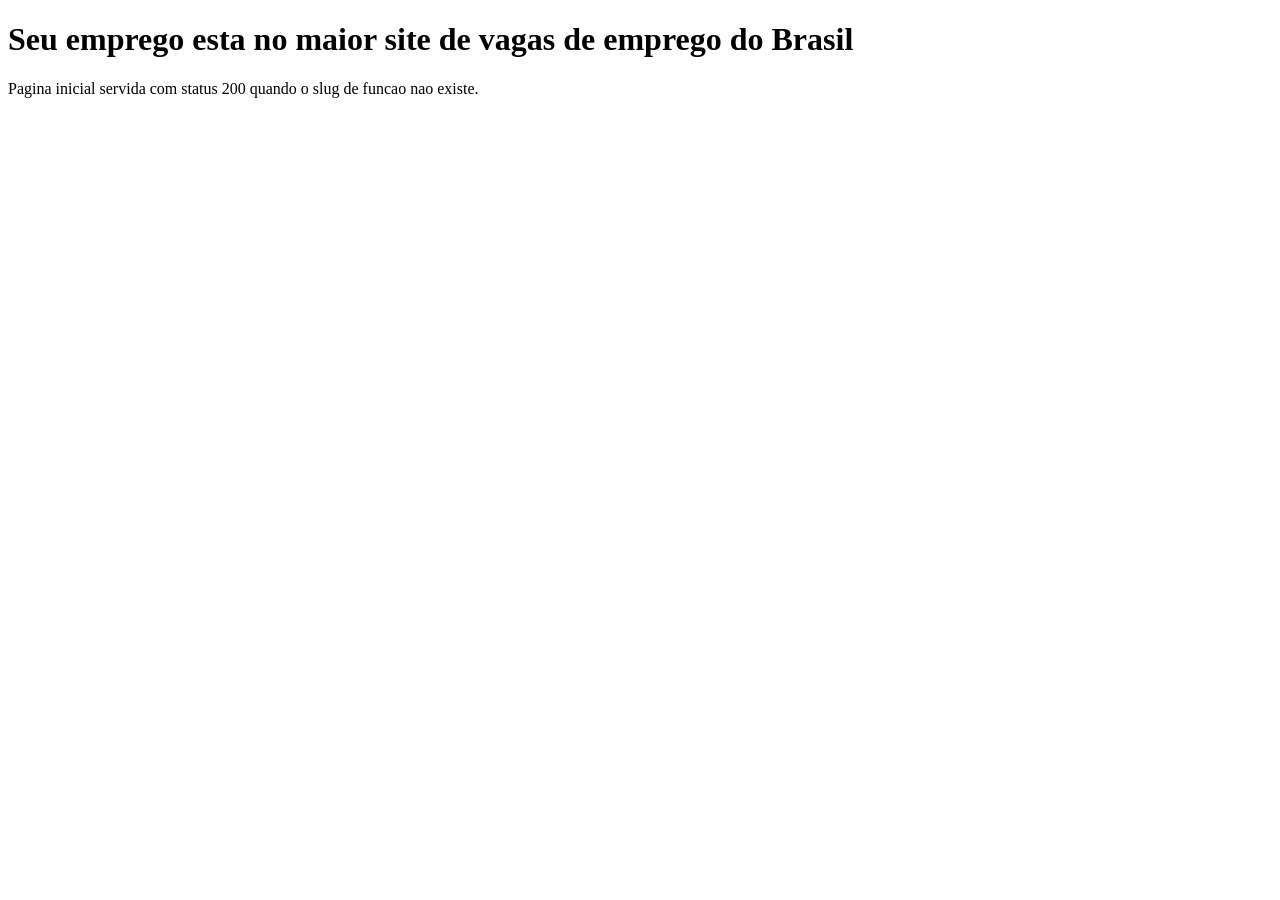
<file: tests/fixtures/bne_termo_inexistente.html>
<!doctype html>
<html>
<head>
  <title>Vagas de emprego e Oportunidades de trabalho em todo o Brasil</title>
  <link rel="canonical" href="https://www.bne.com.br/" />
</head>
<body>
  <h1>Seu emprego esta no <strong>maior site de vagas de emprego do Brasil</strong></h1>
  <p>Pagina inicial servida com status 200 quando o slug de funcao nao existe.</p>
</body>
</html>
</file>
